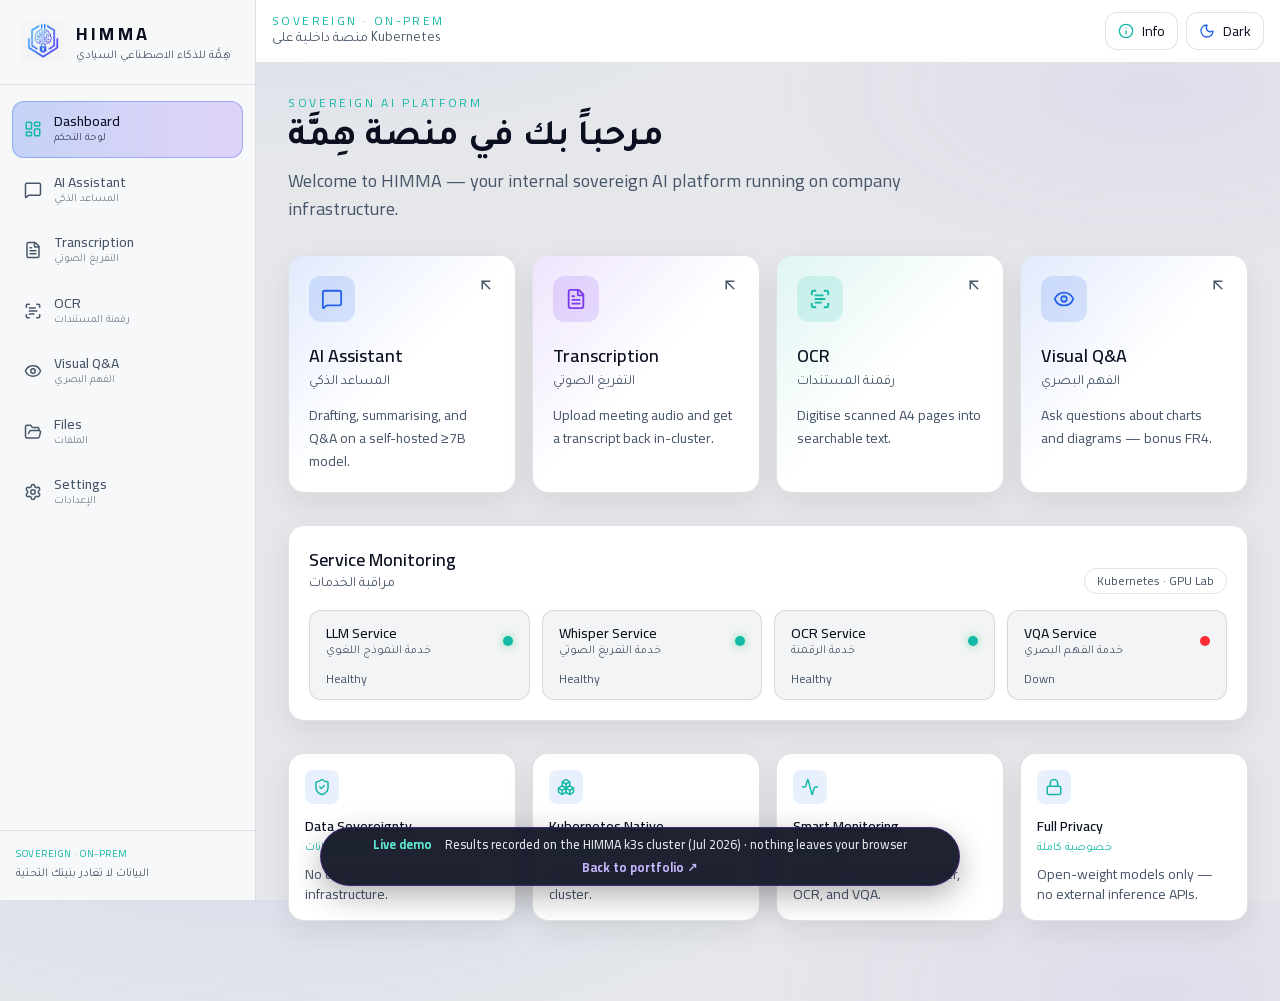
<file: index.html>
<!DOCTYPE html><html lang="en" dir="ltr" data-page="index" class="cairo_c78da3fd-module__8RhA7q__variable tajawal_1fbb9a09-module__MN9zOG__variable dark h-full antialiased" data-theme="dark"><head><meta charSet="utf-8"/><meta name="viewport" content="width=device-width, initial-scale=1"/><link rel="preload" href="_next/static/media/1d2cc0c079997359-s.p.44lktk7jzy0s-.woff2" as="font" crossorigin="" type="font/woff2"/><link rel="preload" href="_next/static/media/48e6fa8a5baca31f-s.p.14yttwb5hb7vt.woff2" as="font" crossorigin="" type="font/woff2"/><link rel="preload" href="_next/static/media/4b676bcffc00356a-s.p.24y4-vc3jpn8m.woff2" as="font" crossorigin="" type="font/woff2"/><link rel="preload" href="_next/static/media/9ff27b8a0a8f3dc0-s.p.40_3w74kn95bo.woff2" as="font" crossorigin="" type="font/woff2"/><link rel="preload" href="_next/static/media/d41831e24743a3c1-s.p.08tn9snzkmifr.woff2" as="font" crossorigin="" type="font/woff2"/><link rel="preload" href="_next/static/media/d54db18e8cd5f74f-s.p.0ji0xjltb6ro5.woff2" as="font" crossorigin="" type="font/woff2"/><link rel="preload" href="_next/static/media/e7b64a7fde1a3d32-s.p.2g2pkky1i4_-n.woff2" as="font" crossorigin="" type="font/woff2"/><link rel="preload" href="_next/static/media/f0e0669539caf32a-s.p.2cslzs_83-cos.woff2" as="font" crossorigin="" type="font/woff2"/><link rel="stylesheet" href="_next/static/chunks/1p_enx_0t1htn.css" data-precedence="next"/><title>HIMMA | Sovereign AI Platform · Live demo</title><meta name="description" content="هِمَّة — منصة ذكاء اصطناعي سيادية تعمل على بنيتك التحتية"/><link rel="icon" href="favicon.ico" sizes="256x256" type="image/x-icon"/><link rel="icon" href="icon.png"/><script>(function(){try{var t=localStorage.getItem("himma-theme");if(t!=="light"&&t!=="dark")t=matchMedia("(prefers-color-scheme: light)").matches?"light":"dark";var d=document.documentElement;d.dataset.theme=t;d.classList.toggle("dark",t==="dark");d.classList.toggle("light",t==="light");d.style.colorScheme=t}catch(e){}})()</script><link rel="stylesheet" href="demo/demo.css"/></head><body class="min-h-full"><div class="flex min-h-screen"><div class="hidden md:block"><aside class="sticky top-0 flex h-screen w-64 shrink-0 flex-col border-r border-himma-border bg-himma-sidebar"><div class="border-b border-himma-border px-5 py-5"><div class="flex items-center gap-3 "><div class="relative shrink-0" style="width:44px;height:44px"><img alt="HIMMA" width="44" height="44" decoding="async" data-nimg="1" class="hidden object-contain dark:block" style="color:transparent" srcSet="himma-logo-dark.png" src="himma-logo-dark.png"/><img alt="HIMMA" width="44" height="44" decoding="async" data-nimg="1" class="block object-contain dark:hidden" style="color:transparent" srcSet="himma-logo-light.png" src="himma-logo-light.png"/></div><div class="leading-tight"><div class="text-lg font-bold tracking-[0.18em] text-himma-text">HIMMA</div><div class="font-[family-name:var(--font-tajawal)] text-xs text-himma-muted">هِمَّة للذكاء الاصطناعي السيادي</div></div></div></div><nav class="flex flex-1 flex-col gap-1 px-3 py-4"><a class="group flex items-center gap-3 rounded-xl px-3 py-2.5 transition-all duration-200 bg-gradient-to-r from-himma-blue/25 to-himma-purple/20 text-himma-text shadow-[inset_0_0_0_1px_rgba(37,99,235,0.35)]" href="index.html"><svg xmlns="http://www.w3.org/2000/svg" width="18" height="18" viewBox="0 0 24 24" fill="none" stroke="currentColor" stroke-width="2" stroke-linecap="round" stroke-linejoin="round" class="lucide lucide-layout-dashboard text-himma-teal" aria-hidden="true"><rect width="7" height="9" x="3" y="3" rx="1"></rect><rect width="7" height="5" x="14" y="3" rx="1"></rect><rect width="7" height="9" x="14" y="12" rx="1"></rect><rect width="7" height="5" x="3" y="16" rx="1"></rect></svg><span class="flex flex-col"><span class="text-sm font-medium">Dashboard</span><span class="font-[family-name:var(--font-tajawal)] text-[11px] opacity-70">لوحة التحكم</span></span></a><a class="group flex items-center gap-3 rounded-xl px-3 py-2.5 transition-all duration-200 text-himma-muted hover:bg-himma-blue/5 hover:text-himma-text" href="assistant.html"><svg xmlns="http://www.w3.org/2000/svg" width="18" height="18" viewBox="0 0 24 24" fill="none" stroke="currentColor" stroke-width="2" stroke-linecap="round" stroke-linejoin="round" class="lucide lucide-message-square text-himma-muted group-hover:text-himma-text" aria-hidden="true"><path d="M22 17a2 2 0 0 1-2 2H6.828a2 2 0 0 0-1.414.586l-2.202 2.202A.71.71 0 0 1 2 21.286V5a2 2 0 0 1 2-2h16a2 2 0 0 1 2 2z"></path></svg><span class="flex flex-col"><span class="text-sm font-medium">AI Assistant</span><span class="font-[family-name:var(--font-tajawal)] text-[11px] opacity-70">المساعد الذكي</span></span></a><a class="group flex items-center gap-3 rounded-xl px-3 py-2.5 transition-all duration-200 text-himma-muted hover:bg-himma-blue/5 hover:text-himma-text" href="transcription.html"><svg xmlns="http://www.w3.org/2000/svg" width="18" height="18" viewBox="0 0 24 24" fill="none" stroke="currentColor" stroke-width="2" stroke-linecap="round" stroke-linejoin="round" class="lucide lucide-file-text text-himma-muted group-hover:text-himma-text" aria-hidden="true"><path d="M6 22a2 2 0 0 1-2-2V4a2 2 0 0 1 2-2h8a2.4 2.4 0 0 1 1.704.706l3.588 3.588A2.4 2.4 0 0 1 20 8v12a2 2 0 0 1-2 2z"></path><path d="M14 2v5a1 1 0 0 0 1 1h5"></path><path d="M10 9H8"></path><path d="M16 13H8"></path><path d="M16 17H8"></path></svg><span class="flex flex-col"><span class="text-sm font-medium">Transcription</span><span class="font-[family-name:var(--font-tajawal)] text-[11px] opacity-70">التفريغ الصوتي</span></span></a><a class="group flex items-center gap-3 rounded-xl px-3 py-2.5 transition-all duration-200 text-himma-muted hover:bg-himma-blue/5 hover:text-himma-text" href="ocr.html"><svg xmlns="http://www.w3.org/2000/svg" width="18" height="18" viewBox="0 0 24 24" fill="none" stroke="currentColor" stroke-width="2" stroke-linecap="round" stroke-linejoin="round" class="lucide lucide-scan-text text-himma-muted group-hover:text-himma-text" aria-hidden="true"><path d="M3 7V5a2 2 0 0 1 2-2h2"></path><path d="M17 3h2a2 2 0 0 1 2 2v2"></path><path d="M21 17v2a2 2 0 0 1-2 2h-2"></path><path d="M7 21H5a2 2 0 0 1-2-2v-2"></path><path d="M7 8h8"></path><path d="M7 12h10"></path><path d="M7 16h6"></path></svg><span class="flex flex-col"><span class="text-sm font-medium">OCR</span><span class="font-[family-name:var(--font-tajawal)] text-[11px] opacity-70">رقمنة المستندات</span></span></a><a class="group flex items-center gap-3 rounded-xl px-3 py-2.5 transition-all duration-200 text-himma-muted hover:bg-himma-blue/5 hover:text-himma-text" href="vqa.html"><svg xmlns="http://www.w3.org/2000/svg" width="18" height="18" viewBox="0 0 24 24" fill="none" stroke="currentColor" stroke-width="2" stroke-linecap="round" stroke-linejoin="round" class="lucide lucide-eye text-himma-muted group-hover:text-himma-text" aria-hidden="true"><path d="M2.062 12.348a1 1 0 0 1 0-.696 10.75 10.75 0 0 1 19.876 0 1 1 0 0 1 0 .696 10.75 10.75 0 0 1-19.876 0"></path><circle cx="12" cy="12" r="3"></circle></svg><span class="flex flex-col"><span class="text-sm font-medium">Visual Q&amp;A</span><span class="font-[family-name:var(--font-tajawal)] text-[11px] opacity-70">الفهم البصري</span></span></a><a class="group flex items-center gap-3 rounded-xl px-3 py-2.5 transition-all duration-200 text-himma-muted hover:bg-himma-blue/5 hover:text-himma-text" href="files.html"><svg xmlns="http://www.w3.org/2000/svg" width="18" height="18" viewBox="0 0 24 24" fill="none" stroke="currentColor" stroke-width="2" stroke-linecap="round" stroke-linejoin="round" class="lucide lucide-folder-open text-himma-muted group-hover:text-himma-text" aria-hidden="true"><path d="m6 14 1.5-2.9A2 2 0 0 1 9.24 10H20a2 2 0 0 1 1.94 2.5l-1.54 6a2 2 0 0 1-1.95 1.5H4a2 2 0 0 1-2-2V5a2 2 0 0 1 2-2h3.9a2 2 0 0 1 1.69.9l.81 1.2a2 2 0 0 0 1.67.9H18a2 2 0 0 1 2 2v2"></path></svg><span class="flex flex-col"><span class="text-sm font-medium">Files</span><span class="font-[family-name:var(--font-tajawal)] text-[11px] opacity-70">الملفات</span></span></a><a class="group flex items-center gap-3 rounded-xl px-3 py-2.5 transition-all duration-200 text-himma-muted hover:bg-himma-blue/5 hover:text-himma-text" href="settings.html"><svg xmlns="http://www.w3.org/2000/svg" width="18" height="18" viewBox="0 0 24 24" fill="none" stroke="currentColor" stroke-width="2" stroke-linecap="round" stroke-linejoin="round" class="lucide lucide-settings text-himma-muted group-hover:text-himma-text" aria-hidden="true"><path d="M9.671 4.136a2.34 2.34 0 0 1 4.659 0 2.34 2.34 0 0 0 3.319 1.915 2.34 2.34 0 0 1 2.33 4.033 2.34 2.34 0 0 0 0 3.831 2.34 2.34 0 0 1-2.33 4.033 2.34 2.34 0 0 0-3.319 1.915 2.34 2.34 0 0 1-4.659 0 2.34 2.34 0 0 0-3.32-1.915 2.34 2.34 0 0 1-2.33-4.033 2.34 2.34 0 0 0 0-3.831A2.34 2.34 0 0 1 6.35 6.051a2.34 2.34 0 0 0 3.319-1.915"></path><circle cx="12" cy="12" r="3"></circle></svg><span class="flex flex-col"><span class="text-sm font-medium">Settings</span><span class="font-[family-name:var(--font-tajawal)] text-[11px] opacity-70">الإعدادات</span></span></a></nav><div class="border-t border-himma-border px-4 py-4 text-xs text-himma-muted"><div class="mb-1 text-[10px] uppercase tracking-wider text-himma-teal">Sovereign · On-Prem</div><p class="font-[family-name:var(--font-tajawal)] leading-relaxed">البيانات لا تغادر بنيتك التحتية</p></div></aside></div><div class="flex min-h-screen flex-1 flex-col"><header class="sticky top-0 z-30 flex items-center justify-between gap-3 border-b border-himma-border bg-himma-panel px-4 py-3"><div class="flex items-center gap-3"><button type="button" class="rounded-lg border border-himma-border p-2 text-himma-text md:hidden" aria-label="Open menu"><svg xmlns="http://www.w3.org/2000/svg" width="18" height="18" viewBox="0 0 24 24" fill="none" stroke="currentColor" stroke-width="2" stroke-linecap="round" stroke-linejoin="round" class="lucide lucide-menu" aria-hidden="true"><path d="M4 5h16"></path><path d="M4 12h16"></path><path d="M4 19h16"></path></svg></button><div class="md:hidden"><div class="flex items-center gap-3 "><div class="relative shrink-0" style="width:34px;height:34px"><img alt="HIMMA" width="34" height="34" decoding="async" data-nimg="1" class="hidden object-contain dark:block" style="color:transparent" srcSet="himma-logo-dark.png" src="himma-logo-dark.png"/><img alt="HIMMA" width="34" height="34" decoding="async" data-nimg="1" class="block object-contain dark:hidden" style="color:transparent" srcSet="himma-logo-light.png" src="himma-logo-light.png"/></div><div class="leading-tight"><div class="text-lg font-bold tracking-[0.18em] text-himma-text">HIMMA</div><div class="font-[family-name:var(--font-tajawal)] text-xs text-himma-muted">هِمَّة للذكاء الاصطناعي السيادي</div></div></div></div><div class="hidden md:block"><p class="text-xs uppercase tracking-[0.2em] text-himma-teal">Sovereign · On-Prem</p><p class="font-[family-name:var(--font-tajawal)] text-sm text-himma-muted">منصة داخلية على Kubernetes</p></div></div><div class="flex items-center gap-2"><button type="button" class="inline-flex items-center gap-2 rounded-xl border border-himma-border bg-himma-card px-3 py-2 text-sm text-himma-text transition hover:border-himma-blue/40 hover:bg-himma-blue/10" aria-label="Platform access information"><svg xmlns="http://www.w3.org/2000/svg" width="16" height="16" viewBox="0 0 24 24" fill="none" stroke="currentColor" stroke-width="2" stroke-linecap="round" stroke-linejoin="round" class="lucide lucide-info text-himma-teal" aria-hidden="true"><circle cx="12" cy="12" r="10"></circle><path d="M12 16v-4"></path><path d="M12 8h.01"></path></svg><span class="hidden sm:inline">Info</span></button><button type="button" class="inline-flex items-center gap-2 rounded-xl border border-himma-border bg-himma-card px-3 py-2 text-sm text-himma-text transition hover:border-himma-purple/40 hover:bg-himma-purple/10" aria-label="Switch to light mode"><svg xmlns="http://www.w3.org/2000/svg" width="16" height="16" viewBox="0 0 24 24" fill="none" stroke="currentColor" stroke-width="2" stroke-linecap="round" stroke-linejoin="round" class="lucide lucide-sun text-amber-300" aria-hidden="true"><circle cx="12" cy="12" r="4"></circle><path d="M12 2v2"></path><path d="M12 20v2"></path><path d="m4.93 4.93 1.41 1.41"></path><path d="m17.66 17.66 1.41 1.41"></path><path d="M2 12h2"></path><path d="M20 12h2"></path><path d="m6.34 17.66-1.41 1.41"></path><path d="m19.07 4.93-1.41 1.41"></path></svg><span class="hidden sm:inline">Light</span></button></div></header><main class="flex-1 overflow-auto p-4 md:p-8"><div class="mx-auto max-w-6xl space-y-8"><header class="animate-fade-up"><p class="text-xs uppercase tracking-[0.22em] text-himma-teal">Sovereign AI Platform</p><h1 class="mt-2 font-[family-name:var(--font-tajawal)] text-3xl font-bold text-himma-text md:text-4xl">مرحباً بك في منصة هِمَّة</h1><p class="mt-2 max-w-2xl text-base text-himma-muted md:text-lg">Welcome to HIMMA — your internal sovereign AI platform running on company infrastructure.</p></header><section class="grid gap-4 sm:grid-cols-2 xl:grid-cols-4"><a class="himma-card animate-fade-up group relative overflow-hidden p-5 transition-transform duration-300 hover:-translate-y-1 hover:border-himma-blue/30" style="animation-delay:40ms" href="assistant.html"><div class="absolute inset-0 bg-gradient-to-br opacity-90 from-himma-blue/15 via-transparent to-transparent"></div><div class="relative flex items-start justify-between gap-3"><div class="rounded-xl p-3 text-himma-blue bg-himma-blue/15"><svg xmlns="http://www.w3.org/2000/svg" width="22" height="22" viewBox="0 0 24 24" fill="none" stroke="currentColor" stroke-width="2" stroke-linecap="round" stroke-linejoin="round" class="lucide lucide-message-square" aria-hidden="true"><path d="M22 17a2 2 0 0 1-2 2H6.828a2 2 0 0 0-1.414.586l-2.202 2.202A.71.71 0 0 1 2 21.286V5a2 2 0 0 1 2-2h16a2 2 0 0 1 2 2z"></path></svg></div><svg xmlns="http://www.w3.org/2000/svg" width="18" height="18" viewBox="0 0 24 24" fill="none" stroke="currentColor" stroke-width="2" stroke-linecap="round" stroke-linejoin="round" class="lucide lucide-arrow-up-left text-himma-muted transition-transform duration-300 group-hover:-translate-y-0.5 group-hover:translate-x-0.5 group-hover:text-himma-text" aria-hidden="true"><path d="M7 17V7h10"></path><path d="M17 17 7 7"></path></svg></div><div class="relative mt-5"><h3 class="text-lg font-semibold text-himma-text">AI Assistant</h3><p class="mt-0.5 font-[family-name:var(--font-tajawal)] text-sm text-himma-muted">المساعد الذكي</p><p class="mt-3 text-sm leading-relaxed text-himma-muted">Drafting, summarising, and Q&amp;A on a self-hosted ≥7B model.</p></div></a><a class="himma-card animate-fade-up group relative overflow-hidden p-5 transition-transform duration-300 hover:-translate-y-1 hover:border-himma-blue/30" style="animation-delay:80ms" href="transcription.html"><div class="absolute inset-0 bg-gradient-to-br opacity-90 from-himma-purple/15 via-transparent to-transparent"></div><div class="relative flex items-start justify-between gap-3"><div class="rounded-xl p-3 text-himma-purple bg-himma-purple/15"><svg xmlns="http://www.w3.org/2000/svg" width="22" height="22" viewBox="0 0 24 24" fill="none" stroke="currentColor" stroke-width="2" stroke-linecap="round" stroke-linejoin="round" class="lucide lucide-file-text" aria-hidden="true"><path d="M6 22a2 2 0 0 1-2-2V4a2 2 0 0 1 2-2h8a2.4 2.4 0 0 1 1.704.706l3.588 3.588A2.4 2.4 0 0 1 20 8v12a2 2 0 0 1-2 2z"></path><path d="M14 2v5a1 1 0 0 0 1 1h5"></path><path d="M10 9H8"></path><path d="M16 13H8"></path><path d="M16 17H8"></path></svg></div><svg xmlns="http://www.w3.org/2000/svg" width="18" height="18" viewBox="0 0 24 24" fill="none" stroke="currentColor" stroke-width="2" stroke-linecap="round" stroke-linejoin="round" class="lucide lucide-arrow-up-left text-himma-muted transition-transform duration-300 group-hover:-translate-y-0.5 group-hover:translate-x-0.5 group-hover:text-himma-text" aria-hidden="true"><path d="M7 17V7h10"></path><path d="M17 17 7 7"></path></svg></div><div class="relative mt-5"><h3 class="text-lg font-semibold text-himma-text">Transcription</h3><p class="mt-0.5 font-[family-name:var(--font-tajawal)] text-sm text-himma-muted">التفريغ الصوتي</p><p class="mt-3 text-sm leading-relaxed text-himma-muted">Upload meeting audio and get a transcript back in-cluster.</p></div></a><a class="himma-card animate-fade-up group relative overflow-hidden p-5 transition-transform duration-300 hover:-translate-y-1 hover:border-himma-blue/30" style="animation-delay:120ms" href="ocr.html"><div class="absolute inset-0 bg-gradient-to-br opacity-90 from-himma-teal/15 via-transparent to-transparent"></div><div class="relative flex items-start justify-between gap-3"><div class="rounded-xl p-3 text-himma-teal bg-himma-teal/15"><svg xmlns="http://www.w3.org/2000/svg" width="22" height="22" viewBox="0 0 24 24" fill="none" stroke="currentColor" stroke-width="2" stroke-linecap="round" stroke-linejoin="round" class="lucide lucide-scan-text" aria-hidden="true"><path d="M3 7V5a2 2 0 0 1 2-2h2"></path><path d="M17 3h2a2 2 0 0 1 2 2v2"></path><path d="M21 17v2a2 2 0 0 1-2 2h-2"></path><path d="M7 21H5a2 2 0 0 1-2-2v-2"></path><path d="M7 8h8"></path><path d="M7 12h10"></path><path d="M7 16h6"></path></svg></div><svg xmlns="http://www.w3.org/2000/svg" width="18" height="18" viewBox="0 0 24 24" fill="none" stroke="currentColor" stroke-width="2" stroke-linecap="round" stroke-linejoin="round" class="lucide lucide-arrow-up-left text-himma-muted transition-transform duration-300 group-hover:-translate-y-0.5 group-hover:translate-x-0.5 group-hover:text-himma-text" aria-hidden="true"><path d="M7 17V7h10"></path><path d="M17 17 7 7"></path></svg></div><div class="relative mt-5"><h3 class="text-lg font-semibold text-himma-text">OCR</h3><p class="mt-0.5 font-[family-name:var(--font-tajawal)] text-sm text-himma-muted">رقمنة المستندات</p><p class="mt-3 text-sm leading-relaxed text-himma-muted">Digitise scanned A4 pages into searchable text.</p></div></a><a class="himma-card animate-fade-up group relative overflow-hidden p-5 transition-transform duration-300 hover:-translate-y-1 hover:border-himma-blue/30" style="animation-delay:160ms" href="vqa.html"><div class="absolute inset-0 bg-gradient-to-br opacity-90 from-himma-blue/15 via-transparent to-transparent"></div><div class="relative flex items-start justify-between gap-3"><div class="rounded-xl p-3 text-himma-blue bg-himma-blue/15"><svg xmlns="http://www.w3.org/2000/svg" width="22" height="22" viewBox="0 0 24 24" fill="none" stroke="currentColor" stroke-width="2" stroke-linecap="round" stroke-linejoin="round" class="lucide lucide-eye" aria-hidden="true"><path d="M2.062 12.348a1 1 0 0 1 0-.696 10.75 10.75 0 0 1 19.876 0 1 1 0 0 1 0 .696 10.75 10.75 0 0 1-19.876 0"></path><circle cx="12" cy="12" r="3"></circle></svg></div><svg xmlns="http://www.w3.org/2000/svg" width="18" height="18" viewBox="0 0 24 24" fill="none" stroke="currentColor" stroke-width="2" stroke-linecap="round" stroke-linejoin="round" class="lucide lucide-arrow-up-left text-himma-muted transition-transform duration-300 group-hover:-translate-y-0.5 group-hover:translate-x-0.5 group-hover:text-himma-text" aria-hidden="true"><path d="M7 17V7h10"></path><path d="M17 17 7 7"></path></svg></div><div class="relative mt-5"><h3 class="text-lg font-semibold text-himma-text">Visual Q&amp;A</h3><p class="mt-0.5 font-[family-name:var(--font-tajawal)] text-sm text-himma-muted">الفهم البصري</p><p class="mt-3 text-sm leading-relaxed text-himma-muted">Ask questions about charts and diagrams — bonus FR4.</p></div></a></section><section class="himma-card animate-fade-up p-5" style="animation-delay:180ms"><div class="mb-4 flex items-end justify-between gap-3"><div><h2 class="text-lg font-semibold text-himma-text">Service Monitoring</h2><p class="font-[family-name:var(--font-tajawal)] text-sm text-himma-muted">مراقبة الخدمات</p></div><span class="rounded-full border border-himma-border px-3 py-1 text-xs text-himma-muted">Kubernetes · GPU Lab</span></div><div class="grid gap-3 sm:grid-cols-2 xl:grid-cols-4"><div class="rounded-xl border border-himma-border bg-himma-input px-4 py-3"><div class="flex items-center justify-between gap-2"><div class="min-w-0"><div class="truncate text-sm font-medium text-himma-text">LLM Service</div><div class="font-[family-name:var(--font-tajawal)] truncate text-xs text-himma-muted">خدمة النموذج اللغوي</div></div><span class="h-2.5 w-2.5 shrink-0 rounded-full bg-slate-400 "></span></div><div class="mt-3 text-xs text-himma-muted">Pending</div></div><div class="rounded-xl border border-himma-border bg-himma-input px-4 py-3"><div class="flex items-center justify-between gap-2"><div class="min-w-0"><div class="truncate text-sm font-medium text-himma-text">Whisper Service</div><div class="font-[family-name:var(--font-tajawal)] truncate text-xs text-himma-muted">خدمة التفريغ الصوتي</div></div><span class="h-2.5 w-2.5 shrink-0 rounded-full bg-slate-400 "></span></div><div class="mt-3 text-xs text-himma-muted">Pending</div></div><div class="rounded-xl border border-himma-border bg-himma-input px-4 py-3"><div class="flex items-center justify-between gap-2"><div class="min-w-0"><div class="truncate text-sm font-medium text-himma-text">OCR Service</div><div class="font-[family-name:var(--font-tajawal)] truncate text-xs text-himma-muted">خدمة الرقمنة</div></div><span class="h-2.5 w-2.5 shrink-0 rounded-full bg-slate-400 "></span></div><div class="mt-3 text-xs text-himma-muted">Pending</div></div><div class="rounded-xl border border-himma-border bg-himma-input px-4 py-3"><div class="flex items-center justify-between gap-2"><div class="min-w-0"><div class="truncate text-sm font-medium text-himma-text">VQA Service</div><div class="font-[family-name:var(--font-tajawal)] truncate text-xs text-himma-muted">خدمة الفهم البصري</div></div><span class="h-2.5 w-2.5 shrink-0 rounded-full bg-slate-400 "></span></div><div class="mt-3 text-xs text-himma-muted">Pending</div></div></div></section><section class="animate-fade-up grid gap-4 md:grid-cols-4" style="animation-delay:220ms"><div class="himma-card p-4"><div class="mb-3 inline-flex rounded-lg bg-himma-blue/10 p-2 text-himma-teal"><svg xmlns="http://www.w3.org/2000/svg" width="18" height="18" viewBox="0 0 24 24" fill="none" stroke="currentColor" stroke-width="2" stroke-linecap="round" stroke-linejoin="round" class="lucide lucide-shield-check" aria-hidden="true"><path d="M20 13c0 5-3.5 7.5-7.66 8.95a1 1 0 0 1-.67-.01C7.5 20.5 4 18 4 13V6a1 1 0 0 1 1-1c2 0 4.5-1.2 6.24-2.72a1.17 1.17 0 0 1 1.52 0C14.51 3.81 17 5 19 5a1 1 0 0 1 1 1z"></path><path d="m9 12 2 2 4-4"></path></svg></div><h3 class="text-sm font-semibold text-himma-text">Data Sovereignty</h3><p class="mt-1 font-[family-name:var(--font-tajawal)] text-xs text-himma-teal">سيادة البيانات</p><p class="mt-2 text-sm text-himma-muted">No company data leaves your infrastructure.</p></div><div class="himma-card p-4"><div class="mb-3 inline-flex rounded-lg bg-himma-blue/10 p-2 text-himma-teal"><svg xmlns="http://www.w3.org/2000/svg" width="18" height="18" viewBox="0 0 24 24" fill="none" stroke="currentColor" stroke-width="2" stroke-linecap="round" stroke-linejoin="round" class="lucide lucide-boxes" aria-hidden="true"><path d="M2.97 12.92A2 2 0 0 0 2 14.63v3.24a2 2 0 0 0 .97 1.71l3 1.8a2 2 0 0 0 2.06 0L12 19v-5.5l-5-3-4.03 2.42Z"></path><path d="m7 16.5-4.74-2.85"></path><path d="m7 16.5 5-3"></path><path d="M7 16.5v5.17"></path><path d="M12 13.5V19l3.97 2.38a2 2 0 0 0 2.06 0l3-1.8a2 2 0 0 0 .97-1.71v-3.24a2 2 0 0 0-.97-1.71L17 10.5l-5 3Z"></path><path d="m17 16.5-5-3"></path><path d="m17 16.5 4.74-2.85"></path><path d="M17 16.5v5.17"></path><path d="M7.97 4.42A2 2 0 0 0 7 6.13v4.37l5 3 5-3V6.13a2 2 0 0 0-.97-1.71l-3-1.8a2 2 0 0 0-2.06 0l-3 1.8Z"></path><path d="M12 8 7.26 5.15"></path><path d="m12 8 4.74-2.85"></path><path d="M12 13.5V8"></path></svg></div><h3 class="text-sm font-semibold text-himma-text">Kubernetes Native</h3><p class="mt-1 font-[family-name:var(--font-tajawal)] text-xs text-himma-teal">بنية متكاملة</p><p class="mt-2 text-sm text-himma-muted">UI + models run inside your k3s cluster.</p></div><div class="himma-card p-4"><div class="mb-3 inline-flex rounded-lg bg-himma-blue/10 p-2 text-himma-teal"><svg xmlns="http://www.w3.org/2000/svg" width="18" height="18" viewBox="0 0 24 24" fill="none" stroke="currentColor" stroke-width="2" stroke-linecap="round" stroke-linejoin="round" class="lucide lucide-activity" aria-hidden="true"><path d="M22 12h-2.48a2 2 0 0 0-1.93 1.46l-2.35 8.36a.25.25 0 0 1-.48 0L9.24 2.18a.25.25 0 0 0-.48 0l-2.35 8.36A2 2 0 0 1 4.49 12H2"></path></svg></div><h3 class="text-sm font-semibold text-himma-text">Smart Monitoring</h3><p class="mt-1 font-[family-name:var(--font-tajawal)] text-xs text-himma-teal">مراقبة ذكية</p><p class="mt-2 text-sm text-himma-muted">Live health for LLM, Whisper, OCR, and VQA.</p></div><div class="himma-card p-4"><div class="mb-3 inline-flex rounded-lg bg-himma-blue/10 p-2 text-himma-teal"><svg xmlns="http://www.w3.org/2000/svg" width="18" height="18" viewBox="0 0 24 24" fill="none" stroke="currentColor" stroke-width="2" stroke-linecap="round" stroke-linejoin="round" class="lucide lucide-lock" aria-hidden="true"><rect width="18" height="11" x="3" y="11" rx="2" ry="2"></rect><path d="M7 11V7a5 5 0 0 1 10 0v4"></path></svg></div><h3 class="text-sm font-semibold text-himma-text">Full Privacy</h3><p class="mt-1 font-[family-name:var(--font-tajawal)] text-xs text-himma-teal">خصوصية كاملة</p><p class="mt-2 text-sm text-himma-muted">Open-weight models only — no external inference APIs.</p></div></section></div><!--$--><!--/$--></main></div></div><script src="demo/himma-demo.js"></script></body></html>
</file>
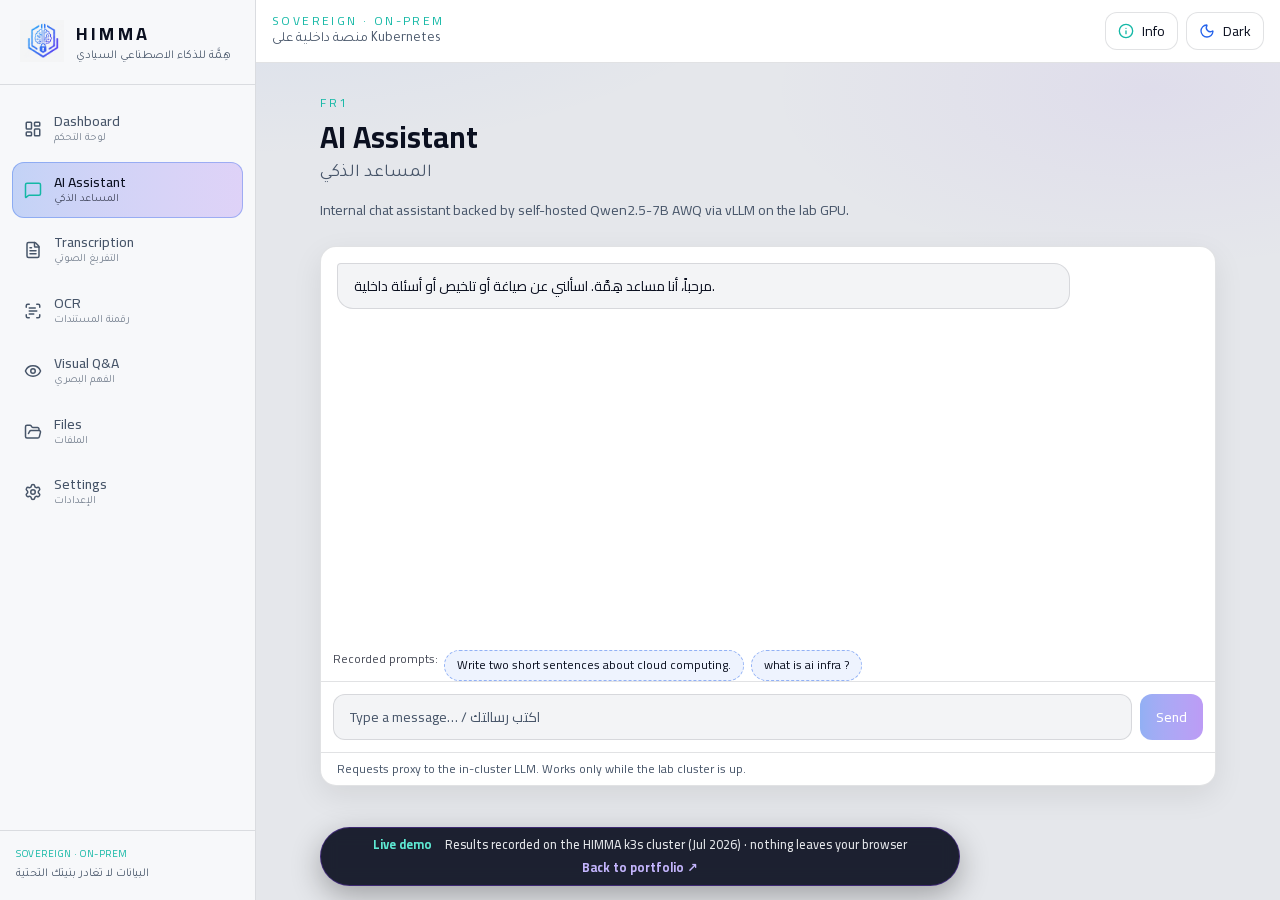
<file: assistant.html>
<!DOCTYPE html><html lang="en" dir="ltr" data-page="assistant" class="cairo_c78da3fd-module__8RhA7q__variable tajawal_1fbb9a09-module__MN9zOG__variable dark h-full antialiased" data-theme="dark"><head><meta charSet="utf-8"/><meta name="viewport" content="width=device-width, initial-scale=1"/><link rel="preload" href="_next/static/media/1d2cc0c079997359-s.p.44lktk7jzy0s-.woff2" as="font" crossorigin="" type="font/woff2"/><link rel="preload" href="_next/static/media/48e6fa8a5baca31f-s.p.14yttwb5hb7vt.woff2" as="font" crossorigin="" type="font/woff2"/><link rel="preload" href="_next/static/media/4b676bcffc00356a-s.p.24y4-vc3jpn8m.woff2" as="font" crossorigin="" type="font/woff2"/><link rel="preload" href="_next/static/media/9ff27b8a0a8f3dc0-s.p.40_3w74kn95bo.woff2" as="font" crossorigin="" type="font/woff2"/><link rel="preload" href="_next/static/media/d41831e24743a3c1-s.p.08tn9snzkmifr.woff2" as="font" crossorigin="" type="font/woff2"/><link rel="preload" href="_next/static/media/d54db18e8cd5f74f-s.p.0ji0xjltb6ro5.woff2" as="font" crossorigin="" type="font/woff2"/><link rel="preload" href="_next/static/media/e7b64a7fde1a3d32-s.p.2g2pkky1i4_-n.woff2" as="font" crossorigin="" type="font/woff2"/><link rel="preload" href="_next/static/media/f0e0669539caf32a-s.p.2cslzs_83-cos.woff2" as="font" crossorigin="" type="font/woff2"/><link rel="stylesheet" href="_next/static/chunks/1p_enx_0t1htn.css" data-precedence="next"/><title>HIMMA | Sovereign AI Platform · Live demo</title><meta name="description" content="هِمَّة — منصة ذكاء اصطناعي سيادية تعمل على بنيتك التحتية"/><link rel="icon" href="favicon.ico" sizes="256x256" type="image/x-icon"/><link rel="icon" href="icon.png"/><script>(function(){try{var t=localStorage.getItem("himma-theme");if(t!=="light"&&t!=="dark")t=matchMedia("(prefers-color-scheme: light)").matches?"light":"dark";var d=document.documentElement;d.dataset.theme=t;d.classList.toggle("dark",t==="dark");d.classList.toggle("light",t==="light");d.style.colorScheme=t}catch(e){}})()</script><link rel="stylesheet" href="demo/demo.css"/></head><body class="min-h-full"><div class="flex min-h-screen"><div class="hidden md:block"><aside class="sticky top-0 flex h-screen w-64 shrink-0 flex-col border-r border-himma-border bg-himma-sidebar"><div class="border-b border-himma-border px-5 py-5"><div class="flex items-center gap-3 "><div class="relative shrink-0" style="width:44px;height:44px"><img alt="HIMMA" width="44" height="44" decoding="async" data-nimg="1" class="hidden object-contain dark:block" style="color:transparent" srcSet="himma-logo-dark.png" src="himma-logo-dark.png"/><img alt="HIMMA" width="44" height="44" decoding="async" data-nimg="1" class="block object-contain dark:hidden" style="color:transparent" srcSet="himma-logo-light.png" src="himma-logo-light.png"/></div><div class="leading-tight"><div class="text-lg font-bold tracking-[0.18em] text-himma-text">HIMMA</div><div class="font-[family-name:var(--font-tajawal)] text-xs text-himma-muted">هِمَّة للذكاء الاصطناعي السيادي</div></div></div></div><nav class="flex flex-1 flex-col gap-1 px-3 py-4"><a class="group flex items-center gap-3 rounded-xl px-3 py-2.5 transition-all duration-200 text-himma-muted hover:bg-himma-blue/5 hover:text-himma-text" href="index.html"><svg xmlns="http://www.w3.org/2000/svg" width="18" height="18" viewBox="0 0 24 24" fill="none" stroke="currentColor" stroke-width="2" stroke-linecap="round" stroke-linejoin="round" class="lucide lucide-layout-dashboard text-himma-muted group-hover:text-himma-text" aria-hidden="true"><rect width="7" height="9" x="3" y="3" rx="1"></rect><rect width="7" height="5" x="14" y="3" rx="1"></rect><rect width="7" height="9" x="14" y="12" rx="1"></rect><rect width="7" height="5" x="3" y="16" rx="1"></rect></svg><span class="flex flex-col"><span class="text-sm font-medium">Dashboard</span><span class="font-[family-name:var(--font-tajawal)] text-[11px] opacity-70">لوحة التحكم</span></span></a><a class="group flex items-center gap-3 rounded-xl px-3 py-2.5 transition-all duration-200 bg-gradient-to-r from-himma-blue/25 to-himma-purple/20 text-himma-text shadow-[inset_0_0_0_1px_rgba(37,99,235,0.35)]" href="assistant.html"><svg xmlns="http://www.w3.org/2000/svg" width="18" height="18" viewBox="0 0 24 24" fill="none" stroke="currentColor" stroke-width="2" stroke-linecap="round" stroke-linejoin="round" class="lucide lucide-message-square text-himma-teal" aria-hidden="true"><path d="M22 17a2 2 0 0 1-2 2H6.828a2 2 0 0 0-1.414.586l-2.202 2.202A.71.71 0 0 1 2 21.286V5a2 2 0 0 1 2-2h16a2 2 0 0 1 2 2z"></path></svg><span class="flex flex-col"><span class="text-sm font-medium">AI Assistant</span><span class="font-[family-name:var(--font-tajawal)] text-[11px] opacity-70">المساعد الذكي</span></span></a><a class="group flex items-center gap-3 rounded-xl px-3 py-2.5 transition-all duration-200 text-himma-muted hover:bg-himma-blue/5 hover:text-himma-text" href="transcription.html"><svg xmlns="http://www.w3.org/2000/svg" width="18" height="18" viewBox="0 0 24 24" fill="none" stroke="currentColor" stroke-width="2" stroke-linecap="round" stroke-linejoin="round" class="lucide lucide-file-text text-himma-muted group-hover:text-himma-text" aria-hidden="true"><path d="M6 22a2 2 0 0 1-2-2V4a2 2 0 0 1 2-2h8a2.4 2.4 0 0 1 1.704.706l3.588 3.588A2.4 2.4 0 0 1 20 8v12a2 2 0 0 1-2 2z"></path><path d="M14 2v5a1 1 0 0 0 1 1h5"></path><path d="M10 9H8"></path><path d="M16 13H8"></path><path d="M16 17H8"></path></svg><span class="flex flex-col"><span class="text-sm font-medium">Transcription</span><span class="font-[family-name:var(--font-tajawal)] text-[11px] opacity-70">التفريغ الصوتي</span></span></a><a class="group flex items-center gap-3 rounded-xl px-3 py-2.5 transition-all duration-200 text-himma-muted hover:bg-himma-blue/5 hover:text-himma-text" href="ocr.html"><svg xmlns="http://www.w3.org/2000/svg" width="18" height="18" viewBox="0 0 24 24" fill="none" stroke="currentColor" stroke-width="2" stroke-linecap="round" stroke-linejoin="round" class="lucide lucide-scan-text text-himma-muted group-hover:text-himma-text" aria-hidden="true"><path d="M3 7V5a2 2 0 0 1 2-2h2"></path><path d="M17 3h2a2 2 0 0 1 2 2v2"></path><path d="M21 17v2a2 2 0 0 1-2 2h-2"></path><path d="M7 21H5a2 2 0 0 1-2-2v-2"></path><path d="M7 8h8"></path><path d="M7 12h10"></path><path d="M7 16h6"></path></svg><span class="flex flex-col"><span class="text-sm font-medium">OCR</span><span class="font-[family-name:var(--font-tajawal)] text-[11px] opacity-70">رقمنة المستندات</span></span></a><a class="group flex items-center gap-3 rounded-xl px-3 py-2.5 transition-all duration-200 text-himma-muted hover:bg-himma-blue/5 hover:text-himma-text" href="vqa.html"><svg xmlns="http://www.w3.org/2000/svg" width="18" height="18" viewBox="0 0 24 24" fill="none" stroke="currentColor" stroke-width="2" stroke-linecap="round" stroke-linejoin="round" class="lucide lucide-eye text-himma-muted group-hover:text-himma-text" aria-hidden="true"><path d="M2.062 12.348a1 1 0 0 1 0-.696 10.75 10.75 0 0 1 19.876 0 1 1 0 0 1 0 .696 10.75 10.75 0 0 1-19.876 0"></path><circle cx="12" cy="12" r="3"></circle></svg><span class="flex flex-col"><span class="text-sm font-medium">Visual Q&amp;A</span><span class="font-[family-name:var(--font-tajawal)] text-[11px] opacity-70">الفهم البصري</span></span></a><a class="group flex items-center gap-3 rounded-xl px-3 py-2.5 transition-all duration-200 text-himma-muted hover:bg-himma-blue/5 hover:text-himma-text" href="files.html"><svg xmlns="http://www.w3.org/2000/svg" width="18" height="18" viewBox="0 0 24 24" fill="none" stroke="currentColor" stroke-width="2" stroke-linecap="round" stroke-linejoin="round" class="lucide lucide-folder-open text-himma-muted group-hover:text-himma-text" aria-hidden="true"><path d="m6 14 1.5-2.9A2 2 0 0 1 9.24 10H20a2 2 0 0 1 1.94 2.5l-1.54 6a2 2 0 0 1-1.95 1.5H4a2 2 0 0 1-2-2V5a2 2 0 0 1 2-2h3.9a2 2 0 0 1 1.69.9l.81 1.2a2 2 0 0 0 1.67.9H18a2 2 0 0 1 2 2v2"></path></svg><span class="flex flex-col"><span class="text-sm font-medium">Files</span><span class="font-[family-name:var(--font-tajawal)] text-[11px] opacity-70">الملفات</span></span></a><a class="group flex items-center gap-3 rounded-xl px-3 py-2.5 transition-all duration-200 text-himma-muted hover:bg-himma-blue/5 hover:text-himma-text" href="settings.html"><svg xmlns="http://www.w3.org/2000/svg" width="18" height="18" viewBox="0 0 24 24" fill="none" stroke="currentColor" stroke-width="2" stroke-linecap="round" stroke-linejoin="round" class="lucide lucide-settings text-himma-muted group-hover:text-himma-text" aria-hidden="true"><path d="M9.671 4.136a2.34 2.34 0 0 1 4.659 0 2.34 2.34 0 0 0 3.319 1.915 2.34 2.34 0 0 1 2.33 4.033 2.34 2.34 0 0 0 0 3.831 2.34 2.34 0 0 1-2.33 4.033 2.34 2.34 0 0 0-3.319 1.915 2.34 2.34 0 0 1-4.659 0 2.34 2.34 0 0 0-3.32-1.915 2.34 2.34 0 0 1-2.33-4.033 2.34 2.34 0 0 0 0-3.831A2.34 2.34 0 0 1 6.35 6.051a2.34 2.34 0 0 0 3.319-1.915"></path><circle cx="12" cy="12" r="3"></circle></svg><span class="flex flex-col"><span class="text-sm font-medium">Settings</span><span class="font-[family-name:var(--font-tajawal)] text-[11px] opacity-70">الإعدادات</span></span></a></nav><div class="border-t border-himma-border px-4 py-4 text-xs text-himma-muted"><div class="mb-1 text-[10px] uppercase tracking-wider text-himma-teal">Sovereign · On-Prem</div><p class="font-[family-name:var(--font-tajawal)] leading-relaxed">البيانات لا تغادر بنيتك التحتية</p></div></aside></div><div class="flex min-h-screen flex-1 flex-col"><header class="sticky top-0 z-30 flex items-center justify-between gap-3 border-b border-himma-border bg-himma-panel px-4 py-3"><div class="flex items-center gap-3"><button type="button" class="rounded-lg border border-himma-border p-2 text-himma-text md:hidden" aria-label="Open menu"><svg xmlns="http://www.w3.org/2000/svg" width="18" height="18" viewBox="0 0 24 24" fill="none" stroke="currentColor" stroke-width="2" stroke-linecap="round" stroke-linejoin="round" class="lucide lucide-menu" aria-hidden="true"><path d="M4 5h16"></path><path d="M4 12h16"></path><path d="M4 19h16"></path></svg></button><div class="md:hidden"><div class="flex items-center gap-3 "><div class="relative shrink-0" style="width:34px;height:34px"><img alt="HIMMA" width="34" height="34" decoding="async" data-nimg="1" class="hidden object-contain dark:block" style="color:transparent" srcSet="himma-logo-dark.png" src="himma-logo-dark.png"/><img alt="HIMMA" width="34" height="34" decoding="async" data-nimg="1" class="block object-contain dark:hidden" style="color:transparent" srcSet="himma-logo-light.png" src="himma-logo-light.png"/></div><div class="leading-tight"><div class="text-lg font-bold tracking-[0.18em] text-himma-text">HIMMA</div><div class="font-[family-name:var(--font-tajawal)] text-xs text-himma-muted">هِمَّة للذكاء الاصطناعي السيادي</div></div></div></div><div class="hidden md:block"><p class="text-xs uppercase tracking-[0.2em] text-himma-teal">Sovereign · On-Prem</p><p class="font-[family-name:var(--font-tajawal)] text-sm text-himma-muted">منصة داخلية على Kubernetes</p></div></div><div class="flex items-center gap-2"><button type="button" class="inline-flex items-center gap-2 rounded-xl border border-himma-border bg-himma-card px-3 py-2 text-sm text-himma-text transition hover:border-himma-blue/40 hover:bg-himma-blue/10" aria-label="Platform access information"><svg xmlns="http://www.w3.org/2000/svg" width="16" height="16" viewBox="0 0 24 24" fill="none" stroke="currentColor" stroke-width="2" stroke-linecap="round" stroke-linejoin="round" class="lucide lucide-info text-himma-teal" aria-hidden="true"><circle cx="12" cy="12" r="10"></circle><path d="M12 16v-4"></path><path d="M12 8h.01"></path></svg><span class="hidden sm:inline">Info</span></button><button type="button" class="inline-flex items-center gap-2 rounded-xl border border-himma-border bg-himma-card px-3 py-2 text-sm text-himma-text transition hover:border-himma-purple/40 hover:bg-himma-purple/10" aria-label="Switch to light mode"><svg xmlns="http://www.w3.org/2000/svg" width="16" height="16" viewBox="0 0 24 24" fill="none" stroke="currentColor" stroke-width="2" stroke-linecap="round" stroke-linejoin="round" class="lucide lucide-sun text-amber-300" aria-hidden="true"><circle cx="12" cy="12" r="4"></circle><path d="M12 2v2"></path><path d="M12 20v2"></path><path d="m4.93 4.93 1.41 1.41"></path><path d="m17.66 17.66 1.41 1.41"></path><path d="M2 12h2"></path><path d="M20 12h2"></path><path d="m6.34 17.66-1.41 1.41"></path><path d="m19.07 4.93-1.41 1.41"></path></svg><span class="hidden sm:inline">Light</span></button></div></header><main class="flex-1 overflow-auto p-4 md:p-8"><div class="mx-auto max-w-4xl space-y-6"><header class="animate-fade-up"><p class="text-xs uppercase tracking-[0.22em] text-himma-teal">FR1</p><h1 class="mt-2 text-3xl font-bold text-himma-text">AI Assistant</h1><p class="mt-1 font-[family-name:var(--font-tajawal)] text-lg text-himma-muted">المساعد الذكي</p><p class="mt-3 max-w-2xl text-sm leading-relaxed text-himma-muted">Internal chat assistant backed by self-hosted Qwen2.5-7B AWQ via vLLM on the lab GPU.</p></header><div class="animate-fade-up" style="animation-delay:80ms"><div class="himma-card flex h-[60vh] flex-col overflow-hidden"><div class="flex-1 space-y-3 overflow-auto p-4"><div class="max-w-[85%] rounded-2xl rounded-tl-sm border border-himma-border bg-himma-input px-4 py-3 text-sm text-himma-text">مرحباً، أنا مساعد هِمَّة. اسألني عن صياغة أو تلخيص أو أسئلة داخلية.</div></div><form class="flex gap-2 border-t border-himma-border p-3"><input class="flex-1 rounded-xl border border-himma-border bg-himma-input px-4 py-3 text-sm text-himma-text outline-none ring-himma-blue placeholder:text-himma-muted focus:ring-1 disabled:opacity-60" placeholder="Type a message… / اكتب رسالتك" value=""/><button type="submit" disabled="" class="rounded-xl bg-gradient-to-r from-himma-blue to-himma-purple px-4 py-3 text-sm font-medium text-white disabled:opacity-50">Send</button></form><p class="border-t border-himma-border px-4 py-2 text-xs text-himma-muted">Requests proxy to the in-cluster LLM. Works only while the lab cluster is up.</p></div></div></div><!--$--><!--/$--></main></div></div><script src="demo/himma-demo.js"></script></body></html>
</file>
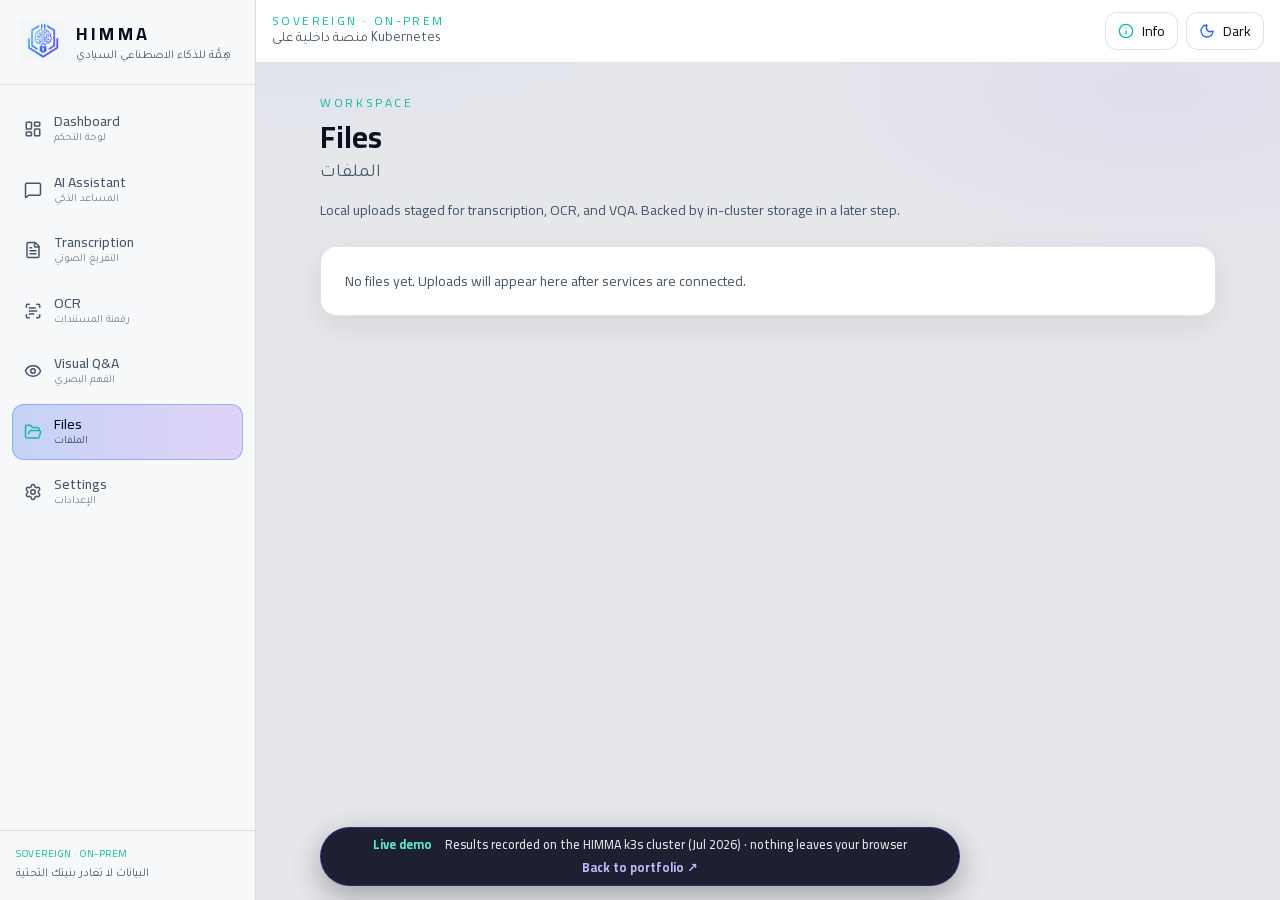
<file: files.html>
<!DOCTYPE html><html lang="en" dir="ltr" data-page="files" class="cairo_c78da3fd-module__8RhA7q__variable tajawal_1fbb9a09-module__MN9zOG__variable dark h-full antialiased" data-theme="dark"><head><meta charSet="utf-8"/><meta name="viewport" content="width=device-width, initial-scale=1"/><link rel="preload" href="_next/static/media/1d2cc0c079997359-s.p.44lktk7jzy0s-.woff2" as="font" crossorigin="" type="font/woff2"/><link rel="preload" href="_next/static/media/48e6fa8a5baca31f-s.p.14yttwb5hb7vt.woff2" as="font" crossorigin="" type="font/woff2"/><link rel="preload" href="_next/static/media/4b676bcffc00356a-s.p.24y4-vc3jpn8m.woff2" as="font" crossorigin="" type="font/woff2"/><link rel="preload" href="_next/static/media/9ff27b8a0a8f3dc0-s.p.40_3w74kn95bo.woff2" as="font" crossorigin="" type="font/woff2"/><link rel="preload" href="_next/static/media/d41831e24743a3c1-s.p.08tn9snzkmifr.woff2" as="font" crossorigin="" type="font/woff2"/><link rel="preload" href="_next/static/media/d54db18e8cd5f74f-s.p.0ji0xjltb6ro5.woff2" as="font" crossorigin="" type="font/woff2"/><link rel="preload" href="_next/static/media/e7b64a7fde1a3d32-s.p.2g2pkky1i4_-n.woff2" as="font" crossorigin="" type="font/woff2"/><link rel="preload" href="_next/static/media/f0e0669539caf32a-s.p.2cslzs_83-cos.woff2" as="font" crossorigin="" type="font/woff2"/><link rel="stylesheet" href="_next/static/chunks/1p_enx_0t1htn.css" data-precedence="next"/><title>HIMMA | Sovereign AI Platform · Live demo</title><meta name="description" content="هِمَّة — منصة ذكاء اصطناعي سيادية تعمل على بنيتك التحتية"/><link rel="icon" href="favicon.ico" sizes="256x256" type="image/x-icon"/><link rel="icon" href="icon.png"/><script>(function(){try{var t=localStorage.getItem("himma-theme");if(t!=="light"&&t!=="dark")t=matchMedia("(prefers-color-scheme: light)").matches?"light":"dark";var d=document.documentElement;d.dataset.theme=t;d.classList.toggle("dark",t==="dark");d.classList.toggle("light",t==="light");d.style.colorScheme=t}catch(e){}})()</script><link rel="stylesheet" href="demo/demo.css"/></head><body class="min-h-full"><div class="flex min-h-screen"><div class="hidden md:block"><aside class="sticky top-0 flex h-screen w-64 shrink-0 flex-col border-r border-himma-border bg-himma-sidebar"><div class="border-b border-himma-border px-5 py-5"><div class="flex items-center gap-3 "><div class="relative shrink-0" style="width:44px;height:44px"><img alt="HIMMA" width="44" height="44" decoding="async" data-nimg="1" class="hidden object-contain dark:block" style="color:transparent" srcSet="himma-logo-dark.png" src="himma-logo-dark.png"/><img alt="HIMMA" width="44" height="44" decoding="async" data-nimg="1" class="block object-contain dark:hidden" style="color:transparent" srcSet="himma-logo-light.png" src="himma-logo-light.png"/></div><div class="leading-tight"><div class="text-lg font-bold tracking-[0.18em] text-himma-text">HIMMA</div><div class="font-[family-name:var(--font-tajawal)] text-xs text-himma-muted">هِمَّة للذكاء الاصطناعي السيادي</div></div></div></div><nav class="flex flex-1 flex-col gap-1 px-3 py-4"><a class="group flex items-center gap-3 rounded-xl px-3 py-2.5 transition-all duration-200 text-himma-muted hover:bg-himma-blue/5 hover:text-himma-text" href="index.html"><svg xmlns="http://www.w3.org/2000/svg" width="18" height="18" viewBox="0 0 24 24" fill="none" stroke="currentColor" stroke-width="2" stroke-linecap="round" stroke-linejoin="round" class="lucide lucide-layout-dashboard text-himma-muted group-hover:text-himma-text" aria-hidden="true"><rect width="7" height="9" x="3" y="3" rx="1"></rect><rect width="7" height="5" x="14" y="3" rx="1"></rect><rect width="7" height="9" x="14" y="12" rx="1"></rect><rect width="7" height="5" x="3" y="16" rx="1"></rect></svg><span class="flex flex-col"><span class="text-sm font-medium">Dashboard</span><span class="font-[family-name:var(--font-tajawal)] text-[11px] opacity-70">لوحة التحكم</span></span></a><a class="group flex items-center gap-3 rounded-xl px-3 py-2.5 transition-all duration-200 text-himma-muted hover:bg-himma-blue/5 hover:text-himma-text" href="assistant.html"><svg xmlns="http://www.w3.org/2000/svg" width="18" height="18" viewBox="0 0 24 24" fill="none" stroke="currentColor" stroke-width="2" stroke-linecap="round" stroke-linejoin="round" class="lucide lucide-message-square text-himma-muted group-hover:text-himma-text" aria-hidden="true"><path d="M22 17a2 2 0 0 1-2 2H6.828a2 2 0 0 0-1.414.586l-2.202 2.202A.71.71 0 0 1 2 21.286V5a2 2 0 0 1 2-2h16a2 2 0 0 1 2 2z"></path></svg><span class="flex flex-col"><span class="text-sm font-medium">AI Assistant</span><span class="font-[family-name:var(--font-tajawal)] text-[11px] opacity-70">المساعد الذكي</span></span></a><a class="group flex items-center gap-3 rounded-xl px-3 py-2.5 transition-all duration-200 text-himma-muted hover:bg-himma-blue/5 hover:text-himma-text" href="transcription.html"><svg xmlns="http://www.w3.org/2000/svg" width="18" height="18" viewBox="0 0 24 24" fill="none" stroke="currentColor" stroke-width="2" stroke-linecap="round" stroke-linejoin="round" class="lucide lucide-file-text text-himma-muted group-hover:text-himma-text" aria-hidden="true"><path d="M6 22a2 2 0 0 1-2-2V4a2 2 0 0 1 2-2h8a2.4 2.4 0 0 1 1.704.706l3.588 3.588A2.4 2.4 0 0 1 20 8v12a2 2 0 0 1-2 2z"></path><path d="M14 2v5a1 1 0 0 0 1 1h5"></path><path d="M10 9H8"></path><path d="M16 13H8"></path><path d="M16 17H8"></path></svg><span class="flex flex-col"><span class="text-sm font-medium">Transcription</span><span class="font-[family-name:var(--font-tajawal)] text-[11px] opacity-70">التفريغ الصوتي</span></span></a><a class="group flex items-center gap-3 rounded-xl px-3 py-2.5 transition-all duration-200 text-himma-muted hover:bg-himma-blue/5 hover:text-himma-text" href="ocr.html"><svg xmlns="http://www.w3.org/2000/svg" width="18" height="18" viewBox="0 0 24 24" fill="none" stroke="currentColor" stroke-width="2" stroke-linecap="round" stroke-linejoin="round" class="lucide lucide-scan-text text-himma-muted group-hover:text-himma-text" aria-hidden="true"><path d="M3 7V5a2 2 0 0 1 2-2h2"></path><path d="M17 3h2a2 2 0 0 1 2 2v2"></path><path d="M21 17v2a2 2 0 0 1-2 2h-2"></path><path d="M7 21H5a2 2 0 0 1-2-2v-2"></path><path d="M7 8h8"></path><path d="M7 12h10"></path><path d="M7 16h6"></path></svg><span class="flex flex-col"><span class="text-sm font-medium">OCR</span><span class="font-[family-name:var(--font-tajawal)] text-[11px] opacity-70">رقمنة المستندات</span></span></a><a class="group flex items-center gap-3 rounded-xl px-3 py-2.5 transition-all duration-200 text-himma-muted hover:bg-himma-blue/5 hover:text-himma-text" href="vqa.html"><svg xmlns="http://www.w3.org/2000/svg" width="18" height="18" viewBox="0 0 24 24" fill="none" stroke="currentColor" stroke-width="2" stroke-linecap="round" stroke-linejoin="round" class="lucide lucide-eye text-himma-muted group-hover:text-himma-text" aria-hidden="true"><path d="M2.062 12.348a1 1 0 0 1 0-.696 10.75 10.75 0 0 1 19.876 0 1 1 0 0 1 0 .696 10.75 10.75 0 0 1-19.876 0"></path><circle cx="12" cy="12" r="3"></circle></svg><span class="flex flex-col"><span class="text-sm font-medium">Visual Q&amp;A</span><span class="font-[family-name:var(--font-tajawal)] text-[11px] opacity-70">الفهم البصري</span></span></a><a class="group flex items-center gap-3 rounded-xl px-3 py-2.5 transition-all duration-200 bg-gradient-to-r from-himma-blue/25 to-himma-purple/20 text-himma-text shadow-[inset_0_0_0_1px_rgba(37,99,235,0.35)]" href="files.html"><svg xmlns="http://www.w3.org/2000/svg" width="18" height="18" viewBox="0 0 24 24" fill="none" stroke="currentColor" stroke-width="2" stroke-linecap="round" stroke-linejoin="round" class="lucide lucide-folder-open text-himma-teal" aria-hidden="true"><path d="m6 14 1.5-2.9A2 2 0 0 1 9.24 10H20a2 2 0 0 1 1.94 2.5l-1.54 6a2 2 0 0 1-1.95 1.5H4a2 2 0 0 1-2-2V5a2 2 0 0 1 2-2h3.9a2 2 0 0 1 1.69.9l.81 1.2a2 2 0 0 0 1.67.9H18a2 2 0 0 1 2 2v2"></path></svg><span class="flex flex-col"><span class="text-sm font-medium">Files</span><span class="font-[family-name:var(--font-tajawal)] text-[11px] opacity-70">الملفات</span></span></a><a class="group flex items-center gap-3 rounded-xl px-3 py-2.5 transition-all duration-200 text-himma-muted hover:bg-himma-blue/5 hover:text-himma-text" href="settings.html"><svg xmlns="http://www.w3.org/2000/svg" width="18" height="18" viewBox="0 0 24 24" fill="none" stroke="currentColor" stroke-width="2" stroke-linecap="round" stroke-linejoin="round" class="lucide lucide-settings text-himma-muted group-hover:text-himma-text" aria-hidden="true"><path d="M9.671 4.136a2.34 2.34 0 0 1 4.659 0 2.34 2.34 0 0 0 3.319 1.915 2.34 2.34 0 0 1 2.33 4.033 2.34 2.34 0 0 0 0 3.831 2.34 2.34 0 0 1-2.33 4.033 2.34 2.34 0 0 0-3.319 1.915 2.34 2.34 0 0 1-4.659 0 2.34 2.34 0 0 0-3.32-1.915 2.34 2.34 0 0 1-2.33-4.033 2.34 2.34 0 0 0 0-3.831A2.34 2.34 0 0 1 6.35 6.051a2.34 2.34 0 0 0 3.319-1.915"></path><circle cx="12" cy="12" r="3"></circle></svg><span class="flex flex-col"><span class="text-sm font-medium">Settings</span><span class="font-[family-name:var(--font-tajawal)] text-[11px] opacity-70">الإعدادات</span></span></a></nav><div class="border-t border-himma-border px-4 py-4 text-xs text-himma-muted"><div class="mb-1 text-[10px] uppercase tracking-wider text-himma-teal">Sovereign · On-Prem</div><p class="font-[family-name:var(--font-tajawal)] leading-relaxed">البيانات لا تغادر بنيتك التحتية</p></div></aside></div><div class="flex min-h-screen flex-1 flex-col"><header class="sticky top-0 z-30 flex items-center justify-between gap-3 border-b border-himma-border bg-himma-panel px-4 py-3"><div class="flex items-center gap-3"><button type="button" class="rounded-lg border border-himma-border p-2 text-himma-text md:hidden" aria-label="Open menu"><svg xmlns="http://www.w3.org/2000/svg" width="18" height="18" viewBox="0 0 24 24" fill="none" stroke="currentColor" stroke-width="2" stroke-linecap="round" stroke-linejoin="round" class="lucide lucide-menu" aria-hidden="true"><path d="M4 5h16"></path><path d="M4 12h16"></path><path d="M4 19h16"></path></svg></button><div class="md:hidden"><div class="flex items-center gap-3 "><div class="relative shrink-0" style="width:34px;height:34px"><img alt="HIMMA" width="34" height="34" decoding="async" data-nimg="1" class="hidden object-contain dark:block" style="color:transparent" srcSet="himma-logo-dark.png" src="himma-logo-dark.png"/><img alt="HIMMA" width="34" height="34" decoding="async" data-nimg="1" class="block object-contain dark:hidden" style="color:transparent" srcSet="himma-logo-light.png" src="himma-logo-light.png"/></div><div class="leading-tight"><div class="text-lg font-bold tracking-[0.18em] text-himma-text">HIMMA</div><div class="font-[family-name:var(--font-tajawal)] text-xs text-himma-muted">هِمَّة للذكاء الاصطناعي السيادي</div></div></div></div><div class="hidden md:block"><p class="text-xs uppercase tracking-[0.2em] text-himma-teal">Sovereign · On-Prem</p><p class="font-[family-name:var(--font-tajawal)] text-sm text-himma-muted">منصة داخلية على Kubernetes</p></div></div><div class="flex items-center gap-2"><button type="button" class="inline-flex items-center gap-2 rounded-xl border border-himma-border bg-himma-card px-3 py-2 text-sm text-himma-text transition hover:border-himma-blue/40 hover:bg-himma-blue/10" aria-label="Platform access information"><svg xmlns="http://www.w3.org/2000/svg" width="16" height="16" viewBox="0 0 24 24" fill="none" stroke="currentColor" stroke-width="2" stroke-linecap="round" stroke-linejoin="round" class="lucide lucide-info text-himma-teal" aria-hidden="true"><circle cx="12" cy="12" r="10"></circle><path d="M12 16v-4"></path><path d="M12 8h.01"></path></svg><span class="hidden sm:inline">Info</span></button><button type="button" class="inline-flex items-center gap-2 rounded-xl border border-himma-border bg-himma-card px-3 py-2 text-sm text-himma-text transition hover:border-himma-purple/40 hover:bg-himma-purple/10" aria-label="Switch to light mode"><svg xmlns="http://www.w3.org/2000/svg" width="16" height="16" viewBox="0 0 24 24" fill="none" stroke="currentColor" stroke-width="2" stroke-linecap="round" stroke-linejoin="round" class="lucide lucide-sun text-amber-300" aria-hidden="true"><circle cx="12" cy="12" r="4"></circle><path d="M12 2v2"></path><path d="M12 20v2"></path><path d="m4.93 4.93 1.41 1.41"></path><path d="m17.66 17.66 1.41 1.41"></path><path d="M2 12h2"></path><path d="M20 12h2"></path><path d="m6.34 17.66-1.41 1.41"></path><path d="m19.07 4.93-1.41 1.41"></path></svg><span class="hidden sm:inline">Light</span></button></div></header><main class="flex-1 overflow-auto p-4 md:p-8"><div class="mx-auto max-w-4xl space-y-6"><header class="animate-fade-up"><p class="text-xs uppercase tracking-[0.22em] text-himma-teal">Workspace</p><h1 class="mt-2 text-3xl font-bold text-himma-text">Files</h1><p class="mt-1 font-[family-name:var(--font-tajawal)] text-lg text-himma-muted">الملفات</p><p class="mt-3 max-w-2xl text-sm leading-relaxed text-himma-muted">Local uploads staged for transcription, OCR, and VQA. Backed by in-cluster storage in a later step.</p></header><div class="animate-fade-up" style="animation-delay:80ms"><div class="himma-card p-6 text-sm text-himma-muted">No files yet. Uploads will appear here after services are connected.</div></div></div><!--$--><!--/$--></main></div></div><script src="demo/himma-demo.js"></script></body></html>
</file>
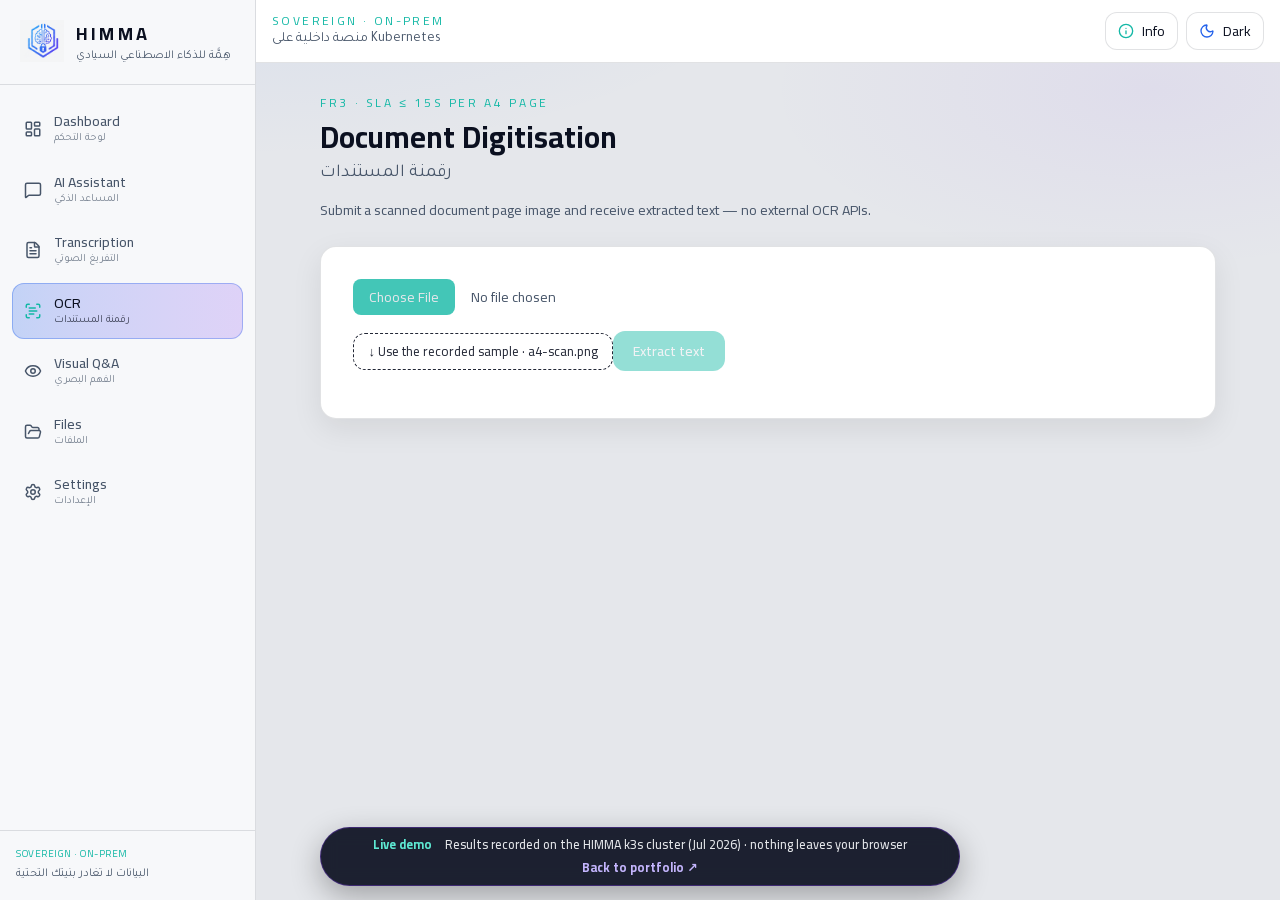
<file: ocr.html>
<!DOCTYPE html><html lang="en" dir="ltr" data-page="ocr" class="cairo_c78da3fd-module__8RhA7q__variable tajawal_1fbb9a09-module__MN9zOG__variable dark h-full antialiased" data-theme="dark"><head><meta charSet="utf-8"/><meta name="viewport" content="width=device-width, initial-scale=1"/><link rel="preload" href="_next/static/media/1d2cc0c079997359-s.p.44lktk7jzy0s-.woff2" as="font" crossorigin="" type="font/woff2"/><link rel="preload" href="_next/static/media/48e6fa8a5baca31f-s.p.14yttwb5hb7vt.woff2" as="font" crossorigin="" type="font/woff2"/><link rel="preload" href="_next/static/media/4b676bcffc00356a-s.p.24y4-vc3jpn8m.woff2" as="font" crossorigin="" type="font/woff2"/><link rel="preload" href="_next/static/media/9ff27b8a0a8f3dc0-s.p.40_3w74kn95bo.woff2" as="font" crossorigin="" type="font/woff2"/><link rel="preload" href="_next/static/media/d41831e24743a3c1-s.p.08tn9snzkmifr.woff2" as="font" crossorigin="" type="font/woff2"/><link rel="preload" href="_next/static/media/d54db18e8cd5f74f-s.p.0ji0xjltb6ro5.woff2" as="font" crossorigin="" type="font/woff2"/><link rel="preload" href="_next/static/media/e7b64a7fde1a3d32-s.p.2g2pkky1i4_-n.woff2" as="font" crossorigin="" type="font/woff2"/><link rel="preload" href="_next/static/media/f0e0669539caf32a-s.p.2cslzs_83-cos.woff2" as="font" crossorigin="" type="font/woff2"/><link rel="stylesheet" href="_next/static/chunks/1p_enx_0t1htn.css" data-precedence="next"/><title>HIMMA | Sovereign AI Platform · Live demo</title><meta name="description" content="هِمَّة — منصة ذكاء اصطناعي سيادية تعمل على بنيتك التحتية"/><link rel="icon" href="favicon.ico" sizes="256x256" type="image/x-icon"/><link rel="icon" href="icon.png"/><script>(function(){try{var t=localStorage.getItem("himma-theme");if(t!=="light"&&t!=="dark")t=matchMedia("(prefers-color-scheme: light)").matches?"light":"dark";var d=document.documentElement;d.dataset.theme=t;d.classList.toggle("dark",t==="dark");d.classList.toggle("light",t==="light");d.style.colorScheme=t}catch(e){}})()</script><link rel="stylesheet" href="demo/demo.css"/></head><body class="min-h-full"><div class="flex min-h-screen"><div class="hidden md:block"><aside class="sticky top-0 flex h-screen w-64 shrink-0 flex-col border-r border-himma-border bg-himma-sidebar"><div class="border-b border-himma-border px-5 py-5"><div class="flex items-center gap-3 "><div class="relative shrink-0" style="width:44px;height:44px"><img alt="HIMMA" width="44" height="44" decoding="async" data-nimg="1" class="hidden object-contain dark:block" style="color:transparent" srcSet="himma-logo-dark.png" src="himma-logo-dark.png"/><img alt="HIMMA" width="44" height="44" decoding="async" data-nimg="1" class="block object-contain dark:hidden" style="color:transparent" srcSet="himma-logo-light.png" src="himma-logo-light.png"/></div><div class="leading-tight"><div class="text-lg font-bold tracking-[0.18em] text-himma-text">HIMMA</div><div class="font-[family-name:var(--font-tajawal)] text-xs text-himma-muted">هِمَّة للذكاء الاصطناعي السيادي</div></div></div></div><nav class="flex flex-1 flex-col gap-1 px-3 py-4"><a class="group flex items-center gap-3 rounded-xl px-3 py-2.5 transition-all duration-200 text-himma-muted hover:bg-himma-blue/5 hover:text-himma-text" href="index.html"><svg xmlns="http://www.w3.org/2000/svg" width="18" height="18" viewBox="0 0 24 24" fill="none" stroke="currentColor" stroke-width="2" stroke-linecap="round" stroke-linejoin="round" class="lucide lucide-layout-dashboard text-himma-muted group-hover:text-himma-text" aria-hidden="true"><rect width="7" height="9" x="3" y="3" rx="1"></rect><rect width="7" height="5" x="14" y="3" rx="1"></rect><rect width="7" height="9" x="14" y="12" rx="1"></rect><rect width="7" height="5" x="3" y="16" rx="1"></rect></svg><span class="flex flex-col"><span class="text-sm font-medium">Dashboard</span><span class="font-[family-name:var(--font-tajawal)] text-[11px] opacity-70">لوحة التحكم</span></span></a><a class="group flex items-center gap-3 rounded-xl px-3 py-2.5 transition-all duration-200 text-himma-muted hover:bg-himma-blue/5 hover:text-himma-text" href="assistant.html"><svg xmlns="http://www.w3.org/2000/svg" width="18" height="18" viewBox="0 0 24 24" fill="none" stroke="currentColor" stroke-width="2" stroke-linecap="round" stroke-linejoin="round" class="lucide lucide-message-square text-himma-muted group-hover:text-himma-text" aria-hidden="true"><path d="M22 17a2 2 0 0 1-2 2H6.828a2 2 0 0 0-1.414.586l-2.202 2.202A.71.71 0 0 1 2 21.286V5a2 2 0 0 1 2-2h16a2 2 0 0 1 2 2z"></path></svg><span class="flex flex-col"><span class="text-sm font-medium">AI Assistant</span><span class="font-[family-name:var(--font-tajawal)] text-[11px] opacity-70">المساعد الذكي</span></span></a><a class="group flex items-center gap-3 rounded-xl px-3 py-2.5 transition-all duration-200 text-himma-muted hover:bg-himma-blue/5 hover:text-himma-text" href="transcription.html"><svg xmlns="http://www.w3.org/2000/svg" width="18" height="18" viewBox="0 0 24 24" fill="none" stroke="currentColor" stroke-width="2" stroke-linecap="round" stroke-linejoin="round" class="lucide lucide-file-text text-himma-muted group-hover:text-himma-text" aria-hidden="true"><path d="M6 22a2 2 0 0 1-2-2V4a2 2 0 0 1 2-2h8a2.4 2.4 0 0 1 1.704.706l3.588 3.588A2.4 2.4 0 0 1 20 8v12a2 2 0 0 1-2 2z"></path><path d="M14 2v5a1 1 0 0 0 1 1h5"></path><path d="M10 9H8"></path><path d="M16 13H8"></path><path d="M16 17H8"></path></svg><span class="flex flex-col"><span class="text-sm font-medium">Transcription</span><span class="font-[family-name:var(--font-tajawal)] text-[11px] opacity-70">التفريغ الصوتي</span></span></a><a class="group flex items-center gap-3 rounded-xl px-3 py-2.5 transition-all duration-200 bg-gradient-to-r from-himma-blue/25 to-himma-purple/20 text-himma-text shadow-[inset_0_0_0_1px_rgba(37,99,235,0.35)]" href="ocr.html"><svg xmlns="http://www.w3.org/2000/svg" width="18" height="18" viewBox="0 0 24 24" fill="none" stroke="currentColor" stroke-width="2" stroke-linecap="round" stroke-linejoin="round" class="lucide lucide-scan-text text-himma-teal" aria-hidden="true"><path d="M3 7V5a2 2 0 0 1 2-2h2"></path><path d="M17 3h2a2 2 0 0 1 2 2v2"></path><path d="M21 17v2a2 2 0 0 1-2 2h-2"></path><path d="M7 21H5a2 2 0 0 1-2-2v-2"></path><path d="M7 8h8"></path><path d="M7 12h10"></path><path d="M7 16h6"></path></svg><span class="flex flex-col"><span class="text-sm font-medium">OCR</span><span class="font-[family-name:var(--font-tajawal)] text-[11px] opacity-70">رقمنة المستندات</span></span></a><a class="group flex items-center gap-3 rounded-xl px-3 py-2.5 transition-all duration-200 text-himma-muted hover:bg-himma-blue/5 hover:text-himma-text" href="vqa.html"><svg xmlns="http://www.w3.org/2000/svg" width="18" height="18" viewBox="0 0 24 24" fill="none" stroke="currentColor" stroke-width="2" stroke-linecap="round" stroke-linejoin="round" class="lucide lucide-eye text-himma-muted group-hover:text-himma-text" aria-hidden="true"><path d="M2.062 12.348a1 1 0 0 1 0-.696 10.75 10.75 0 0 1 19.876 0 1 1 0 0 1 0 .696 10.75 10.75 0 0 1-19.876 0"></path><circle cx="12" cy="12" r="3"></circle></svg><span class="flex flex-col"><span class="text-sm font-medium">Visual Q&amp;A</span><span class="font-[family-name:var(--font-tajawal)] text-[11px] opacity-70">الفهم البصري</span></span></a><a class="group flex items-center gap-3 rounded-xl px-3 py-2.5 transition-all duration-200 text-himma-muted hover:bg-himma-blue/5 hover:text-himma-text" href="files.html"><svg xmlns="http://www.w3.org/2000/svg" width="18" height="18" viewBox="0 0 24 24" fill="none" stroke="currentColor" stroke-width="2" stroke-linecap="round" stroke-linejoin="round" class="lucide lucide-folder-open text-himma-muted group-hover:text-himma-text" aria-hidden="true"><path d="m6 14 1.5-2.9A2 2 0 0 1 9.24 10H20a2 2 0 0 1 1.94 2.5l-1.54 6a2 2 0 0 1-1.95 1.5H4a2 2 0 0 1-2-2V5a2 2 0 0 1 2-2h3.9a2 2 0 0 1 1.69.9l.81 1.2a2 2 0 0 0 1.67.9H18a2 2 0 0 1 2 2v2"></path></svg><span class="flex flex-col"><span class="text-sm font-medium">Files</span><span class="font-[family-name:var(--font-tajawal)] text-[11px] opacity-70">الملفات</span></span></a><a class="group flex items-center gap-3 rounded-xl px-3 py-2.5 transition-all duration-200 text-himma-muted hover:bg-himma-blue/5 hover:text-himma-text" href="settings.html"><svg xmlns="http://www.w3.org/2000/svg" width="18" height="18" viewBox="0 0 24 24" fill="none" stroke="currentColor" stroke-width="2" stroke-linecap="round" stroke-linejoin="round" class="lucide lucide-settings text-himma-muted group-hover:text-himma-text" aria-hidden="true"><path d="M9.671 4.136a2.34 2.34 0 0 1 4.659 0 2.34 2.34 0 0 0 3.319 1.915 2.34 2.34 0 0 1 2.33 4.033 2.34 2.34 0 0 0 0 3.831 2.34 2.34 0 0 1-2.33 4.033 2.34 2.34 0 0 0-3.319 1.915 2.34 2.34 0 0 1-4.659 0 2.34 2.34 0 0 0-3.32-1.915 2.34 2.34 0 0 1-2.33-4.033 2.34 2.34 0 0 0 0-3.831A2.34 2.34 0 0 1 6.35 6.051a2.34 2.34 0 0 0 3.319-1.915"></path><circle cx="12" cy="12" r="3"></circle></svg><span class="flex flex-col"><span class="text-sm font-medium">Settings</span><span class="font-[family-name:var(--font-tajawal)] text-[11px] opacity-70">الإعدادات</span></span></a></nav><div class="border-t border-himma-border px-4 py-4 text-xs text-himma-muted"><div class="mb-1 text-[10px] uppercase tracking-wider text-himma-teal">Sovereign · On-Prem</div><p class="font-[family-name:var(--font-tajawal)] leading-relaxed">البيانات لا تغادر بنيتك التحتية</p></div></aside></div><div class="flex min-h-screen flex-1 flex-col"><header class="sticky top-0 z-30 flex items-center justify-between gap-3 border-b border-himma-border bg-himma-panel px-4 py-3"><div class="flex items-center gap-3"><button type="button" class="rounded-lg border border-himma-border p-2 text-himma-text md:hidden" aria-label="Open menu"><svg xmlns="http://www.w3.org/2000/svg" width="18" height="18" viewBox="0 0 24 24" fill="none" stroke="currentColor" stroke-width="2" stroke-linecap="round" stroke-linejoin="round" class="lucide lucide-menu" aria-hidden="true"><path d="M4 5h16"></path><path d="M4 12h16"></path><path d="M4 19h16"></path></svg></button><div class="md:hidden"><div class="flex items-center gap-3 "><div class="relative shrink-0" style="width:34px;height:34px"><img alt="HIMMA" width="34" height="34" decoding="async" data-nimg="1" class="hidden object-contain dark:block" style="color:transparent" srcSet="himma-logo-dark.png" src="himma-logo-dark.png"/><img alt="HIMMA" width="34" height="34" decoding="async" data-nimg="1" class="block object-contain dark:hidden" style="color:transparent" srcSet="himma-logo-light.png" src="himma-logo-light.png"/></div><div class="leading-tight"><div class="text-lg font-bold tracking-[0.18em] text-himma-text">HIMMA</div><div class="font-[family-name:var(--font-tajawal)] text-xs text-himma-muted">هِمَّة للذكاء الاصطناعي السيادي</div></div></div></div><div class="hidden md:block"><p class="text-xs uppercase tracking-[0.2em] text-himma-teal">Sovereign · On-Prem</p><p class="font-[family-name:var(--font-tajawal)] text-sm text-himma-muted">منصة داخلية على Kubernetes</p></div></div><div class="flex items-center gap-2"><button type="button" class="inline-flex items-center gap-2 rounded-xl border border-himma-border bg-himma-card px-3 py-2 text-sm text-himma-text transition hover:border-himma-blue/40 hover:bg-himma-blue/10" aria-label="Platform access information"><svg xmlns="http://www.w3.org/2000/svg" width="16" height="16" viewBox="0 0 24 24" fill="none" stroke="currentColor" stroke-width="2" stroke-linecap="round" stroke-linejoin="round" class="lucide lucide-info text-himma-teal" aria-hidden="true"><circle cx="12" cy="12" r="10"></circle><path d="M12 16v-4"></path><path d="M12 8h.01"></path></svg><span class="hidden sm:inline">Info</span></button><button type="button" class="inline-flex items-center gap-2 rounded-xl border border-himma-border bg-himma-card px-3 py-2 text-sm text-himma-text transition hover:border-himma-purple/40 hover:bg-himma-purple/10" aria-label="Switch to light mode"><svg xmlns="http://www.w3.org/2000/svg" width="16" height="16" viewBox="0 0 24 24" fill="none" stroke="currentColor" stroke-width="2" stroke-linecap="round" stroke-linejoin="round" class="lucide lucide-sun text-amber-300" aria-hidden="true"><circle cx="12" cy="12" r="4"></circle><path d="M12 2v2"></path><path d="M12 20v2"></path><path d="m4.93 4.93 1.41 1.41"></path><path d="m17.66 17.66 1.41 1.41"></path><path d="M2 12h2"></path><path d="M20 12h2"></path><path d="m6.34 17.66-1.41 1.41"></path><path d="m19.07 4.93-1.41 1.41"></path></svg><span class="hidden sm:inline">Light</span></button></div></header><main class="flex-1 overflow-auto p-4 md:p-8"><div class="mx-auto max-w-4xl space-y-6"><header class="animate-fade-up"><p class="text-xs uppercase tracking-[0.22em] text-himma-teal">FR3 · SLA ≤ 15s per A4 page</p><h1 class="mt-2 text-3xl font-bold text-himma-text">Document Digitisation</h1><p class="mt-1 font-[family-name:var(--font-tajawal)] text-lg text-himma-muted">رقمنة المستندات</p><p class="mt-3 max-w-2xl text-sm leading-relaxed text-himma-muted">Submit a scanned document page image and receive extracted text — no external OCR APIs.</p></header><div class="animate-fade-up" style="animation-delay:80ms"><form class="himma-card space-y-4 border-dashed p-8"><input type="file" accept=".png,.jpg,.jpeg,.webp,image/*" class="block w-full text-sm text-himma-muted file:mr-4 file:rounded-lg file:border-0 file:bg-himma-teal/80 file:px-4 file:py-2 file:text-sm file:text-himma-navy"/><button type="submit" disabled="" class="rounded-xl bg-himma-teal/90 px-5 py-2.5 text-sm font-medium text-himma-navy disabled:opacity-50">Extract text</button></form></div></div><!--$--><!--/$--></main></div></div><script src="demo/himma-demo.js"></script></body></html>
</file>
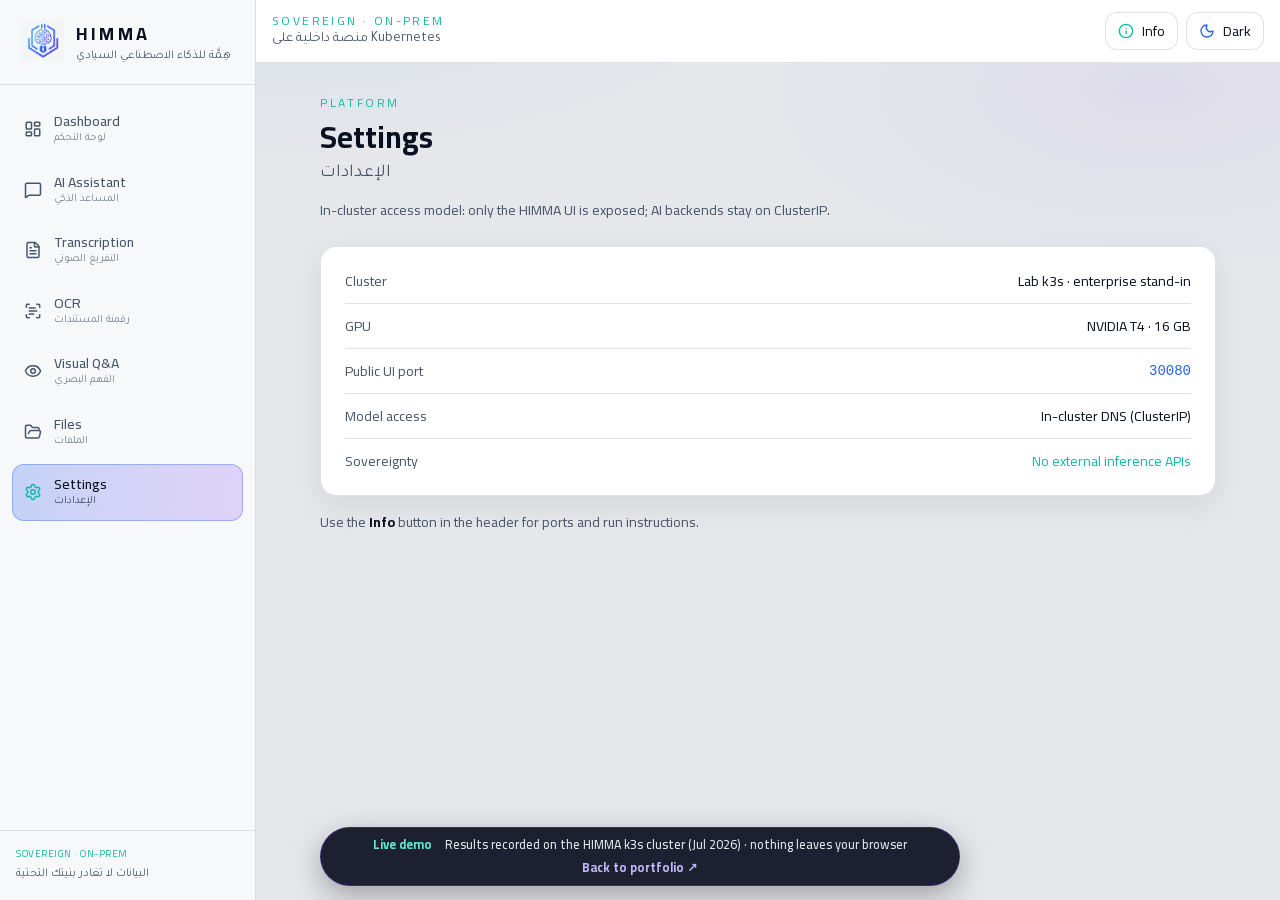
<file: settings.html>
<!DOCTYPE html><html lang="en" dir="ltr" data-page="settings" class="cairo_c78da3fd-module__8RhA7q__variable tajawal_1fbb9a09-module__MN9zOG__variable dark h-full antialiased" data-theme="dark"><head><meta charSet="utf-8"/><meta name="viewport" content="width=device-width, initial-scale=1"/><link rel="preload" href="_next/static/media/1d2cc0c079997359-s.p.44lktk7jzy0s-.woff2" as="font" crossorigin="" type="font/woff2"/><link rel="preload" href="_next/static/media/48e6fa8a5baca31f-s.p.14yttwb5hb7vt.woff2" as="font" crossorigin="" type="font/woff2"/><link rel="preload" href="_next/static/media/4b676bcffc00356a-s.p.24y4-vc3jpn8m.woff2" as="font" crossorigin="" type="font/woff2"/><link rel="preload" href="_next/static/media/9ff27b8a0a8f3dc0-s.p.40_3w74kn95bo.woff2" as="font" crossorigin="" type="font/woff2"/><link rel="preload" href="_next/static/media/d41831e24743a3c1-s.p.08tn9snzkmifr.woff2" as="font" crossorigin="" type="font/woff2"/><link rel="preload" href="_next/static/media/d54db18e8cd5f74f-s.p.0ji0xjltb6ro5.woff2" as="font" crossorigin="" type="font/woff2"/><link rel="preload" href="_next/static/media/e7b64a7fde1a3d32-s.p.2g2pkky1i4_-n.woff2" as="font" crossorigin="" type="font/woff2"/><link rel="preload" href="_next/static/media/f0e0669539caf32a-s.p.2cslzs_83-cos.woff2" as="font" crossorigin="" type="font/woff2"/><link rel="stylesheet" href="_next/static/chunks/1p_enx_0t1htn.css" data-precedence="next"/><title>HIMMA | Sovereign AI Platform · Live demo</title><meta name="description" content="هِمَّة — منصة ذكاء اصطناعي سيادية تعمل على بنيتك التحتية"/><link rel="icon" href="favicon.ico" sizes="256x256" type="image/x-icon"/><link rel="icon" href="icon.png"/><script>(function(){try{var t=localStorage.getItem("himma-theme");if(t!=="light"&&t!=="dark")t=matchMedia("(prefers-color-scheme: light)").matches?"light":"dark";var d=document.documentElement;d.dataset.theme=t;d.classList.toggle("dark",t==="dark");d.classList.toggle("light",t==="light");d.style.colorScheme=t}catch(e){}})()</script><link rel="stylesheet" href="demo/demo.css"/></head><body class="min-h-full"><div class="flex min-h-screen"><div class="hidden md:block"><aside class="sticky top-0 flex h-screen w-64 shrink-0 flex-col border-r border-himma-border bg-himma-sidebar"><div class="border-b border-himma-border px-5 py-5"><div class="flex items-center gap-3 "><div class="relative shrink-0" style="width:44px;height:44px"><img alt="HIMMA" width="44" height="44" decoding="async" data-nimg="1" class="hidden object-contain dark:block" style="color:transparent" srcSet="himma-logo-dark.png" src="himma-logo-dark.png"/><img alt="HIMMA" width="44" height="44" decoding="async" data-nimg="1" class="block object-contain dark:hidden" style="color:transparent" srcSet="himma-logo-light.png" src="himma-logo-light.png"/></div><div class="leading-tight"><div class="text-lg font-bold tracking-[0.18em] text-himma-text">HIMMA</div><div class="font-[family-name:var(--font-tajawal)] text-xs text-himma-muted">هِمَّة للذكاء الاصطناعي السيادي</div></div></div></div><nav class="flex flex-1 flex-col gap-1 px-3 py-4"><a class="group flex items-center gap-3 rounded-xl px-3 py-2.5 transition-all duration-200 text-himma-muted hover:bg-himma-blue/5 hover:text-himma-text" href="index.html"><svg xmlns="http://www.w3.org/2000/svg" width="18" height="18" viewBox="0 0 24 24" fill="none" stroke="currentColor" stroke-width="2" stroke-linecap="round" stroke-linejoin="round" class="lucide lucide-layout-dashboard text-himma-muted group-hover:text-himma-text" aria-hidden="true"><rect width="7" height="9" x="3" y="3" rx="1"></rect><rect width="7" height="5" x="14" y="3" rx="1"></rect><rect width="7" height="9" x="14" y="12" rx="1"></rect><rect width="7" height="5" x="3" y="16" rx="1"></rect></svg><span class="flex flex-col"><span class="text-sm font-medium">Dashboard</span><span class="font-[family-name:var(--font-tajawal)] text-[11px] opacity-70">لوحة التحكم</span></span></a><a class="group flex items-center gap-3 rounded-xl px-3 py-2.5 transition-all duration-200 text-himma-muted hover:bg-himma-blue/5 hover:text-himma-text" href="assistant.html"><svg xmlns="http://www.w3.org/2000/svg" width="18" height="18" viewBox="0 0 24 24" fill="none" stroke="currentColor" stroke-width="2" stroke-linecap="round" stroke-linejoin="round" class="lucide lucide-message-square text-himma-muted group-hover:text-himma-text" aria-hidden="true"><path d="M22 17a2 2 0 0 1-2 2H6.828a2 2 0 0 0-1.414.586l-2.202 2.202A.71.71 0 0 1 2 21.286V5a2 2 0 0 1 2-2h16a2 2 0 0 1 2 2z"></path></svg><span class="flex flex-col"><span class="text-sm font-medium">AI Assistant</span><span class="font-[family-name:var(--font-tajawal)] text-[11px] opacity-70">المساعد الذكي</span></span></a><a class="group flex items-center gap-3 rounded-xl px-3 py-2.5 transition-all duration-200 text-himma-muted hover:bg-himma-blue/5 hover:text-himma-text" href="transcription.html"><svg xmlns="http://www.w3.org/2000/svg" width="18" height="18" viewBox="0 0 24 24" fill="none" stroke="currentColor" stroke-width="2" stroke-linecap="round" stroke-linejoin="round" class="lucide lucide-file-text text-himma-muted group-hover:text-himma-text" aria-hidden="true"><path d="M6 22a2 2 0 0 1-2-2V4a2 2 0 0 1 2-2h8a2.4 2.4 0 0 1 1.704.706l3.588 3.588A2.4 2.4 0 0 1 20 8v12a2 2 0 0 1-2 2z"></path><path d="M14 2v5a1 1 0 0 0 1 1h5"></path><path d="M10 9H8"></path><path d="M16 13H8"></path><path d="M16 17H8"></path></svg><span class="flex flex-col"><span class="text-sm font-medium">Transcription</span><span class="font-[family-name:var(--font-tajawal)] text-[11px] opacity-70">التفريغ الصوتي</span></span></a><a class="group flex items-center gap-3 rounded-xl px-3 py-2.5 transition-all duration-200 text-himma-muted hover:bg-himma-blue/5 hover:text-himma-text" href="ocr.html"><svg xmlns="http://www.w3.org/2000/svg" width="18" height="18" viewBox="0 0 24 24" fill="none" stroke="currentColor" stroke-width="2" stroke-linecap="round" stroke-linejoin="round" class="lucide lucide-scan-text text-himma-muted group-hover:text-himma-text" aria-hidden="true"><path d="M3 7V5a2 2 0 0 1 2-2h2"></path><path d="M17 3h2a2 2 0 0 1 2 2v2"></path><path d="M21 17v2a2 2 0 0 1-2 2h-2"></path><path d="M7 21H5a2 2 0 0 1-2-2v-2"></path><path d="M7 8h8"></path><path d="M7 12h10"></path><path d="M7 16h6"></path></svg><span class="flex flex-col"><span class="text-sm font-medium">OCR</span><span class="font-[family-name:var(--font-tajawal)] text-[11px] opacity-70">رقمنة المستندات</span></span></a><a class="group flex items-center gap-3 rounded-xl px-3 py-2.5 transition-all duration-200 text-himma-muted hover:bg-himma-blue/5 hover:text-himma-text" href="vqa.html"><svg xmlns="http://www.w3.org/2000/svg" width="18" height="18" viewBox="0 0 24 24" fill="none" stroke="currentColor" stroke-width="2" stroke-linecap="round" stroke-linejoin="round" class="lucide lucide-eye text-himma-muted group-hover:text-himma-text" aria-hidden="true"><path d="M2.062 12.348a1 1 0 0 1 0-.696 10.75 10.75 0 0 1 19.876 0 1 1 0 0 1 0 .696 10.75 10.75 0 0 1-19.876 0"></path><circle cx="12" cy="12" r="3"></circle></svg><span class="flex flex-col"><span class="text-sm font-medium">Visual Q&amp;A</span><span class="font-[family-name:var(--font-tajawal)] text-[11px] opacity-70">الفهم البصري</span></span></a><a class="group flex items-center gap-3 rounded-xl px-3 py-2.5 transition-all duration-200 text-himma-muted hover:bg-himma-blue/5 hover:text-himma-text" href="files.html"><svg xmlns="http://www.w3.org/2000/svg" width="18" height="18" viewBox="0 0 24 24" fill="none" stroke="currentColor" stroke-width="2" stroke-linecap="round" stroke-linejoin="round" class="lucide lucide-folder-open text-himma-muted group-hover:text-himma-text" aria-hidden="true"><path d="m6 14 1.5-2.9A2 2 0 0 1 9.24 10H20a2 2 0 0 1 1.94 2.5l-1.54 6a2 2 0 0 1-1.95 1.5H4a2 2 0 0 1-2-2V5a2 2 0 0 1 2-2h3.9a2 2 0 0 1 1.69.9l.81 1.2a2 2 0 0 0 1.67.9H18a2 2 0 0 1 2 2v2"></path></svg><span class="flex flex-col"><span class="text-sm font-medium">Files</span><span class="font-[family-name:var(--font-tajawal)] text-[11px] opacity-70">الملفات</span></span></a><a class="group flex items-center gap-3 rounded-xl px-3 py-2.5 transition-all duration-200 bg-gradient-to-r from-himma-blue/25 to-himma-purple/20 text-himma-text shadow-[inset_0_0_0_1px_rgba(37,99,235,0.35)]" href="settings.html"><svg xmlns="http://www.w3.org/2000/svg" width="18" height="18" viewBox="0 0 24 24" fill="none" stroke="currentColor" stroke-width="2" stroke-linecap="round" stroke-linejoin="round" class="lucide lucide-settings text-himma-teal" aria-hidden="true"><path d="M9.671 4.136a2.34 2.34 0 0 1 4.659 0 2.34 2.34 0 0 0 3.319 1.915 2.34 2.34 0 0 1 2.33 4.033 2.34 2.34 0 0 0 0 3.831 2.34 2.34 0 0 1-2.33 4.033 2.34 2.34 0 0 0-3.319 1.915 2.34 2.34 0 0 1-4.659 0 2.34 2.34 0 0 0-3.32-1.915 2.34 2.34 0 0 1-2.33-4.033 2.34 2.34 0 0 0 0-3.831A2.34 2.34 0 0 1 6.35 6.051a2.34 2.34 0 0 0 3.319-1.915"></path><circle cx="12" cy="12" r="3"></circle></svg><span class="flex flex-col"><span class="text-sm font-medium">Settings</span><span class="font-[family-name:var(--font-tajawal)] text-[11px] opacity-70">الإعدادات</span></span></a></nav><div class="border-t border-himma-border px-4 py-4 text-xs text-himma-muted"><div class="mb-1 text-[10px] uppercase tracking-wider text-himma-teal">Sovereign · On-Prem</div><p class="font-[family-name:var(--font-tajawal)] leading-relaxed">البيانات لا تغادر بنيتك التحتية</p></div></aside></div><div class="flex min-h-screen flex-1 flex-col"><header class="sticky top-0 z-30 flex items-center justify-between gap-3 border-b border-himma-border bg-himma-panel px-4 py-3"><div class="flex items-center gap-3"><button type="button" class="rounded-lg border border-himma-border p-2 text-himma-text md:hidden" aria-label="Open menu"><svg xmlns="http://www.w3.org/2000/svg" width="18" height="18" viewBox="0 0 24 24" fill="none" stroke="currentColor" stroke-width="2" stroke-linecap="round" stroke-linejoin="round" class="lucide lucide-menu" aria-hidden="true"><path d="M4 5h16"></path><path d="M4 12h16"></path><path d="M4 19h16"></path></svg></button><div class="md:hidden"><div class="flex items-center gap-3 "><div class="relative shrink-0" style="width:34px;height:34px"><img alt="HIMMA" width="34" height="34" decoding="async" data-nimg="1" class="hidden object-contain dark:block" style="color:transparent" srcSet="himma-logo-dark.png" src="himma-logo-dark.png"/><img alt="HIMMA" width="34" height="34" decoding="async" data-nimg="1" class="block object-contain dark:hidden" style="color:transparent" srcSet="himma-logo-light.png" src="himma-logo-light.png"/></div><div class="leading-tight"><div class="text-lg font-bold tracking-[0.18em] text-himma-text">HIMMA</div><div class="font-[family-name:var(--font-tajawal)] text-xs text-himma-muted">هِمَّة للذكاء الاصطناعي السيادي</div></div></div></div><div class="hidden md:block"><p class="text-xs uppercase tracking-[0.2em] text-himma-teal">Sovereign · On-Prem</p><p class="font-[family-name:var(--font-tajawal)] text-sm text-himma-muted">منصة داخلية على Kubernetes</p></div></div><div class="flex items-center gap-2"><button type="button" class="inline-flex items-center gap-2 rounded-xl border border-himma-border bg-himma-card px-3 py-2 text-sm text-himma-text transition hover:border-himma-blue/40 hover:bg-himma-blue/10" aria-label="Platform access information"><svg xmlns="http://www.w3.org/2000/svg" width="16" height="16" viewBox="0 0 24 24" fill="none" stroke="currentColor" stroke-width="2" stroke-linecap="round" stroke-linejoin="round" class="lucide lucide-info text-himma-teal" aria-hidden="true"><circle cx="12" cy="12" r="10"></circle><path d="M12 16v-4"></path><path d="M12 8h.01"></path></svg><span class="hidden sm:inline">Info</span></button><button type="button" class="inline-flex items-center gap-2 rounded-xl border border-himma-border bg-himma-card px-3 py-2 text-sm text-himma-text transition hover:border-himma-purple/40 hover:bg-himma-purple/10" aria-label="Switch to light mode"><svg xmlns="http://www.w3.org/2000/svg" width="16" height="16" viewBox="0 0 24 24" fill="none" stroke="currentColor" stroke-width="2" stroke-linecap="round" stroke-linejoin="round" class="lucide lucide-sun text-amber-300" aria-hidden="true"><circle cx="12" cy="12" r="4"></circle><path d="M12 2v2"></path><path d="M12 20v2"></path><path d="m4.93 4.93 1.41 1.41"></path><path d="m17.66 17.66 1.41 1.41"></path><path d="M2 12h2"></path><path d="M20 12h2"></path><path d="m6.34 17.66-1.41 1.41"></path><path d="m19.07 4.93-1.41 1.41"></path></svg><span class="hidden sm:inline">Light</span></button></div></header><main class="flex-1 overflow-auto p-4 md:p-8"><div class="mx-auto max-w-4xl space-y-6"><header class="animate-fade-up"><p class="text-xs uppercase tracking-[0.22em] text-himma-teal">Platform</p><h1 class="mt-2 text-3xl font-bold text-himma-text">Settings</h1><p class="mt-1 font-[family-name:var(--font-tajawal)] text-lg text-himma-muted">الإعدادات</p><p class="mt-3 max-w-2xl text-sm leading-relaxed text-himma-muted">In-cluster access model: only the HIMMA UI is exposed; AI backends stay on ClusterIP.</p></header><div class="animate-fade-up" style="animation-delay:80ms"><div class="himma-card space-y-3 p-6 text-sm"><div class="flex justify-between gap-4 border-b border-himma-border pb-3"><span class="text-himma-muted">Cluster</span><span class="text-himma-text">Lab k3s · enterprise stand-in</span></div><div class="flex justify-between gap-4 border-b border-himma-border pb-3"><span class="text-himma-muted">GPU</span><span class="text-himma-text">NVIDIA T4 · 16 GB</span></div><div class="flex justify-between gap-4 border-b border-himma-border pb-3"><span class="text-himma-muted">Public UI port</span><span class="font-mono text-himma-blue">30080</span></div><div class="flex justify-between gap-4 border-b border-himma-border pb-3"><span class="text-himma-muted">Model access</span><span class="text-himma-text">In-cluster DNS (ClusterIP)</span></div><div class="flex justify-between gap-4"><span class="text-himma-muted">Sovereignty</span><span class="text-himma-teal">No external inference APIs</span></div></div><p class="mt-4 text-sm text-himma-muted">Use the <strong class="text-himma-text">Info</strong> button in the header for ports and run instructions.</p></div></div><!--$--><!--/$--></main></div></div><script src="demo/himma-demo.js"></script></body></html>
</file>
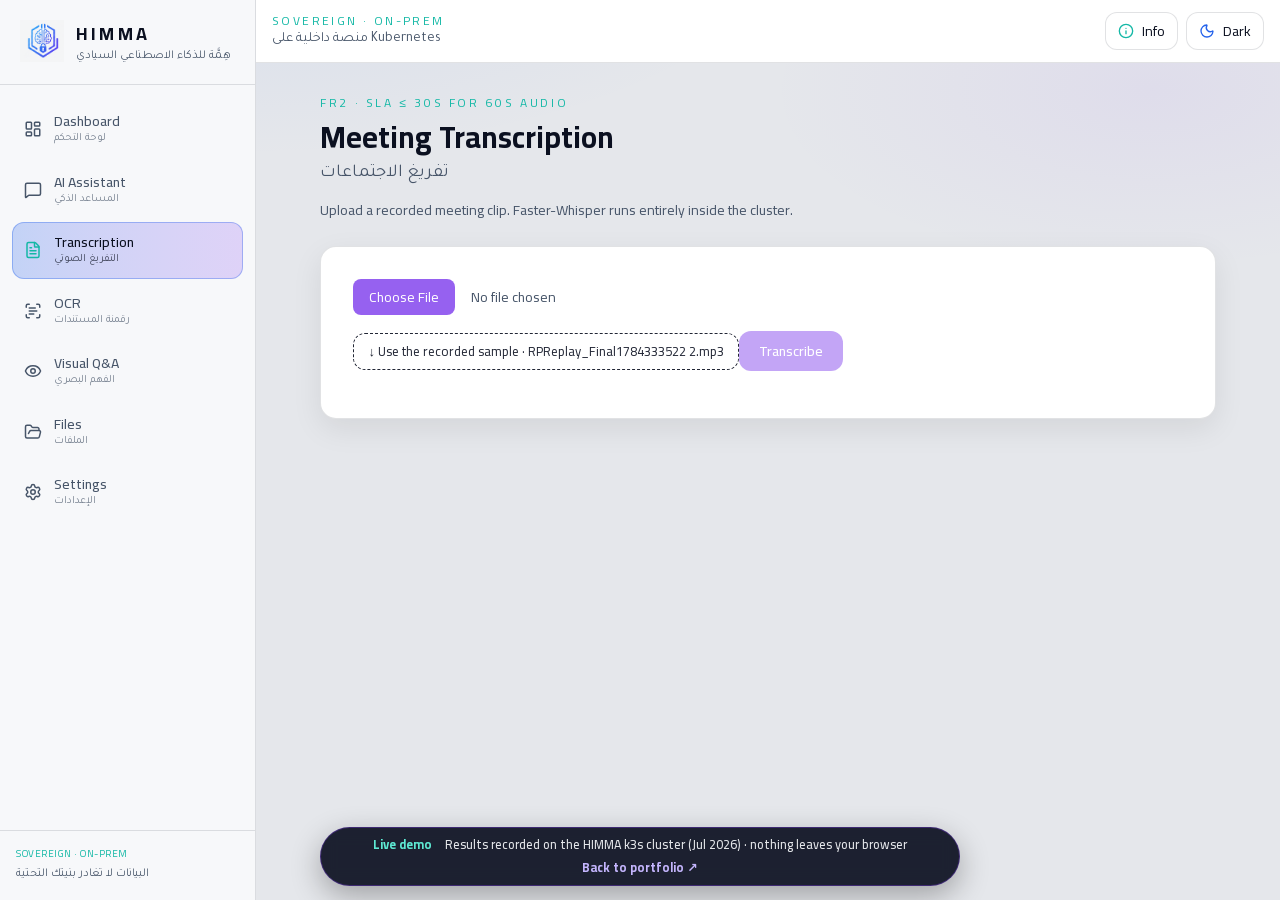
<file: transcription.html>
<!DOCTYPE html><html lang="en" dir="ltr" data-page="transcription" class="cairo_c78da3fd-module__8RhA7q__variable tajawal_1fbb9a09-module__MN9zOG__variable dark h-full antialiased" data-theme="dark"><head><meta charSet="utf-8"/><meta name="viewport" content="width=device-width, initial-scale=1"/><link rel="preload" href="_next/static/media/1d2cc0c079997359-s.p.44lktk7jzy0s-.woff2" as="font" crossorigin="" type="font/woff2"/><link rel="preload" href="_next/static/media/48e6fa8a5baca31f-s.p.14yttwb5hb7vt.woff2" as="font" crossorigin="" type="font/woff2"/><link rel="preload" href="_next/static/media/4b676bcffc00356a-s.p.24y4-vc3jpn8m.woff2" as="font" crossorigin="" type="font/woff2"/><link rel="preload" href="_next/static/media/9ff27b8a0a8f3dc0-s.p.40_3w74kn95bo.woff2" as="font" crossorigin="" type="font/woff2"/><link rel="preload" href="_next/static/media/d41831e24743a3c1-s.p.08tn9snzkmifr.woff2" as="font" crossorigin="" type="font/woff2"/><link rel="preload" href="_next/static/media/d54db18e8cd5f74f-s.p.0ji0xjltb6ro5.woff2" as="font" crossorigin="" type="font/woff2"/><link rel="preload" href="_next/static/media/e7b64a7fde1a3d32-s.p.2g2pkky1i4_-n.woff2" as="font" crossorigin="" type="font/woff2"/><link rel="preload" href="_next/static/media/f0e0669539caf32a-s.p.2cslzs_83-cos.woff2" as="font" crossorigin="" type="font/woff2"/><link rel="stylesheet" href="_next/static/chunks/1p_enx_0t1htn.css" data-precedence="next"/><title>HIMMA | Sovereign AI Platform · Live demo</title><meta name="description" content="هِمَّة — منصة ذكاء اصطناعي سيادية تعمل على بنيتك التحتية"/><link rel="icon" href="favicon.ico" sizes="256x256" type="image/x-icon"/><link rel="icon" href="icon.png"/><script>(function(){try{var t=localStorage.getItem("himma-theme");if(t!=="light"&&t!=="dark")t=matchMedia("(prefers-color-scheme: light)").matches?"light":"dark";var d=document.documentElement;d.dataset.theme=t;d.classList.toggle("dark",t==="dark");d.classList.toggle("light",t==="light");d.style.colorScheme=t}catch(e){}})()</script><link rel="stylesheet" href="demo/demo.css"/></head><body class="min-h-full"><div class="flex min-h-screen"><div class="hidden md:block"><aside class="sticky top-0 flex h-screen w-64 shrink-0 flex-col border-r border-himma-border bg-himma-sidebar"><div class="border-b border-himma-border px-5 py-5"><div class="flex items-center gap-3 "><div class="relative shrink-0" style="width:44px;height:44px"><img alt="HIMMA" width="44" height="44" decoding="async" data-nimg="1" class="hidden object-contain dark:block" style="color:transparent" srcSet="himma-logo-dark.png" src="himma-logo-dark.png"/><img alt="HIMMA" width="44" height="44" decoding="async" data-nimg="1" class="block object-contain dark:hidden" style="color:transparent" srcSet="himma-logo-light.png" src="himma-logo-light.png"/></div><div class="leading-tight"><div class="text-lg font-bold tracking-[0.18em] text-himma-text">HIMMA</div><div class="font-[family-name:var(--font-tajawal)] text-xs text-himma-muted">هِمَّة للذكاء الاصطناعي السيادي</div></div></div></div><nav class="flex flex-1 flex-col gap-1 px-3 py-4"><a class="group flex items-center gap-3 rounded-xl px-3 py-2.5 transition-all duration-200 text-himma-muted hover:bg-himma-blue/5 hover:text-himma-text" href="index.html"><svg xmlns="http://www.w3.org/2000/svg" width="18" height="18" viewBox="0 0 24 24" fill="none" stroke="currentColor" stroke-width="2" stroke-linecap="round" stroke-linejoin="round" class="lucide lucide-layout-dashboard text-himma-muted group-hover:text-himma-text" aria-hidden="true"><rect width="7" height="9" x="3" y="3" rx="1"></rect><rect width="7" height="5" x="14" y="3" rx="1"></rect><rect width="7" height="9" x="14" y="12" rx="1"></rect><rect width="7" height="5" x="3" y="16" rx="1"></rect></svg><span class="flex flex-col"><span class="text-sm font-medium">Dashboard</span><span class="font-[family-name:var(--font-tajawal)] text-[11px] opacity-70">لوحة التحكم</span></span></a><a class="group flex items-center gap-3 rounded-xl px-3 py-2.5 transition-all duration-200 text-himma-muted hover:bg-himma-blue/5 hover:text-himma-text" href="assistant.html"><svg xmlns="http://www.w3.org/2000/svg" width="18" height="18" viewBox="0 0 24 24" fill="none" stroke="currentColor" stroke-width="2" stroke-linecap="round" stroke-linejoin="round" class="lucide lucide-message-square text-himma-muted group-hover:text-himma-text" aria-hidden="true"><path d="M22 17a2 2 0 0 1-2 2H6.828a2 2 0 0 0-1.414.586l-2.202 2.202A.71.71 0 0 1 2 21.286V5a2 2 0 0 1 2-2h16a2 2 0 0 1 2 2z"></path></svg><span class="flex flex-col"><span class="text-sm font-medium">AI Assistant</span><span class="font-[family-name:var(--font-tajawal)] text-[11px] opacity-70">المساعد الذكي</span></span></a><a class="group flex items-center gap-3 rounded-xl px-3 py-2.5 transition-all duration-200 bg-gradient-to-r from-himma-blue/25 to-himma-purple/20 text-himma-text shadow-[inset_0_0_0_1px_rgba(37,99,235,0.35)]" href="transcription.html"><svg xmlns="http://www.w3.org/2000/svg" width="18" height="18" viewBox="0 0 24 24" fill="none" stroke="currentColor" stroke-width="2" stroke-linecap="round" stroke-linejoin="round" class="lucide lucide-file-text text-himma-teal" aria-hidden="true"><path d="M6 22a2 2 0 0 1-2-2V4a2 2 0 0 1 2-2h8a2.4 2.4 0 0 1 1.704.706l3.588 3.588A2.4 2.4 0 0 1 20 8v12a2 2 0 0 1-2 2z"></path><path d="M14 2v5a1 1 0 0 0 1 1h5"></path><path d="M10 9H8"></path><path d="M16 13H8"></path><path d="M16 17H8"></path></svg><span class="flex flex-col"><span class="text-sm font-medium">Transcription</span><span class="font-[family-name:var(--font-tajawal)] text-[11px] opacity-70">التفريغ الصوتي</span></span></a><a class="group flex items-center gap-3 rounded-xl px-3 py-2.5 transition-all duration-200 text-himma-muted hover:bg-himma-blue/5 hover:text-himma-text" href="ocr.html"><svg xmlns="http://www.w3.org/2000/svg" width="18" height="18" viewBox="0 0 24 24" fill="none" stroke="currentColor" stroke-width="2" stroke-linecap="round" stroke-linejoin="round" class="lucide lucide-scan-text text-himma-muted group-hover:text-himma-text" aria-hidden="true"><path d="M3 7V5a2 2 0 0 1 2-2h2"></path><path d="M17 3h2a2 2 0 0 1 2 2v2"></path><path d="M21 17v2a2 2 0 0 1-2 2h-2"></path><path d="M7 21H5a2 2 0 0 1-2-2v-2"></path><path d="M7 8h8"></path><path d="M7 12h10"></path><path d="M7 16h6"></path></svg><span class="flex flex-col"><span class="text-sm font-medium">OCR</span><span class="font-[family-name:var(--font-tajawal)] text-[11px] opacity-70">رقمنة المستندات</span></span></a><a class="group flex items-center gap-3 rounded-xl px-3 py-2.5 transition-all duration-200 text-himma-muted hover:bg-himma-blue/5 hover:text-himma-text" href="vqa.html"><svg xmlns="http://www.w3.org/2000/svg" width="18" height="18" viewBox="0 0 24 24" fill="none" stroke="currentColor" stroke-width="2" stroke-linecap="round" stroke-linejoin="round" class="lucide lucide-eye text-himma-muted group-hover:text-himma-text" aria-hidden="true"><path d="M2.062 12.348a1 1 0 0 1 0-.696 10.75 10.75 0 0 1 19.876 0 1 1 0 0 1 0 .696 10.75 10.75 0 0 1-19.876 0"></path><circle cx="12" cy="12" r="3"></circle></svg><span class="flex flex-col"><span class="text-sm font-medium">Visual Q&amp;A</span><span class="font-[family-name:var(--font-tajawal)] text-[11px] opacity-70">الفهم البصري</span></span></a><a class="group flex items-center gap-3 rounded-xl px-3 py-2.5 transition-all duration-200 text-himma-muted hover:bg-himma-blue/5 hover:text-himma-text" href="files.html"><svg xmlns="http://www.w3.org/2000/svg" width="18" height="18" viewBox="0 0 24 24" fill="none" stroke="currentColor" stroke-width="2" stroke-linecap="round" stroke-linejoin="round" class="lucide lucide-folder-open text-himma-muted group-hover:text-himma-text" aria-hidden="true"><path d="m6 14 1.5-2.9A2 2 0 0 1 9.24 10H20a2 2 0 0 1 1.94 2.5l-1.54 6a2 2 0 0 1-1.95 1.5H4a2 2 0 0 1-2-2V5a2 2 0 0 1 2-2h3.9a2 2 0 0 1 1.69.9l.81 1.2a2 2 0 0 0 1.67.9H18a2 2 0 0 1 2 2v2"></path></svg><span class="flex flex-col"><span class="text-sm font-medium">Files</span><span class="font-[family-name:var(--font-tajawal)] text-[11px] opacity-70">الملفات</span></span></a><a class="group flex items-center gap-3 rounded-xl px-3 py-2.5 transition-all duration-200 text-himma-muted hover:bg-himma-blue/5 hover:text-himma-text" href="settings.html"><svg xmlns="http://www.w3.org/2000/svg" width="18" height="18" viewBox="0 0 24 24" fill="none" stroke="currentColor" stroke-width="2" stroke-linecap="round" stroke-linejoin="round" class="lucide lucide-settings text-himma-muted group-hover:text-himma-text" aria-hidden="true"><path d="M9.671 4.136a2.34 2.34 0 0 1 4.659 0 2.34 2.34 0 0 0 3.319 1.915 2.34 2.34 0 0 1 2.33 4.033 2.34 2.34 0 0 0 0 3.831 2.34 2.34 0 0 1-2.33 4.033 2.34 2.34 0 0 0-3.319 1.915 2.34 2.34 0 0 1-4.659 0 2.34 2.34 0 0 0-3.32-1.915 2.34 2.34 0 0 1-2.33-4.033 2.34 2.34 0 0 0 0-3.831A2.34 2.34 0 0 1 6.35 6.051a2.34 2.34 0 0 0 3.319-1.915"></path><circle cx="12" cy="12" r="3"></circle></svg><span class="flex flex-col"><span class="text-sm font-medium">Settings</span><span class="font-[family-name:var(--font-tajawal)] text-[11px] opacity-70">الإعدادات</span></span></a></nav><div class="border-t border-himma-border px-4 py-4 text-xs text-himma-muted"><div class="mb-1 text-[10px] uppercase tracking-wider text-himma-teal">Sovereign · On-Prem</div><p class="font-[family-name:var(--font-tajawal)] leading-relaxed">البيانات لا تغادر بنيتك التحتية</p></div></aside></div><div class="flex min-h-screen flex-1 flex-col"><header class="sticky top-0 z-30 flex items-center justify-between gap-3 border-b border-himma-border bg-himma-panel px-4 py-3"><div class="flex items-center gap-3"><button type="button" class="rounded-lg border border-himma-border p-2 text-himma-text md:hidden" aria-label="Open menu"><svg xmlns="http://www.w3.org/2000/svg" width="18" height="18" viewBox="0 0 24 24" fill="none" stroke="currentColor" stroke-width="2" stroke-linecap="round" stroke-linejoin="round" class="lucide lucide-menu" aria-hidden="true"><path d="M4 5h16"></path><path d="M4 12h16"></path><path d="M4 19h16"></path></svg></button><div class="md:hidden"><div class="flex items-center gap-3 "><div class="relative shrink-0" style="width:34px;height:34px"><img alt="HIMMA" width="34" height="34" decoding="async" data-nimg="1" class="hidden object-contain dark:block" style="color:transparent" srcSet="himma-logo-dark.png" src="himma-logo-dark.png"/><img alt="HIMMA" width="34" height="34" decoding="async" data-nimg="1" class="block object-contain dark:hidden" style="color:transparent" srcSet="himma-logo-light.png" src="himma-logo-light.png"/></div><div class="leading-tight"><div class="text-lg font-bold tracking-[0.18em] text-himma-text">HIMMA</div><div class="font-[family-name:var(--font-tajawal)] text-xs text-himma-muted">هِمَّة للذكاء الاصطناعي السيادي</div></div></div></div><div class="hidden md:block"><p class="text-xs uppercase tracking-[0.2em] text-himma-teal">Sovereign · On-Prem</p><p class="font-[family-name:var(--font-tajawal)] text-sm text-himma-muted">منصة داخلية على Kubernetes</p></div></div><div class="flex items-center gap-2"><button type="button" class="inline-flex items-center gap-2 rounded-xl border border-himma-border bg-himma-card px-3 py-2 text-sm text-himma-text transition hover:border-himma-blue/40 hover:bg-himma-blue/10" aria-label="Platform access information"><svg xmlns="http://www.w3.org/2000/svg" width="16" height="16" viewBox="0 0 24 24" fill="none" stroke="currentColor" stroke-width="2" stroke-linecap="round" stroke-linejoin="round" class="lucide lucide-info text-himma-teal" aria-hidden="true"><circle cx="12" cy="12" r="10"></circle><path d="M12 16v-4"></path><path d="M12 8h.01"></path></svg><span class="hidden sm:inline">Info</span></button><button type="button" class="inline-flex items-center gap-2 rounded-xl border border-himma-border bg-himma-card px-3 py-2 text-sm text-himma-text transition hover:border-himma-purple/40 hover:bg-himma-purple/10" aria-label="Switch to light mode"><svg xmlns="http://www.w3.org/2000/svg" width="16" height="16" viewBox="0 0 24 24" fill="none" stroke="currentColor" stroke-width="2" stroke-linecap="round" stroke-linejoin="round" class="lucide lucide-sun text-amber-300" aria-hidden="true"><circle cx="12" cy="12" r="4"></circle><path d="M12 2v2"></path><path d="M12 20v2"></path><path d="m4.93 4.93 1.41 1.41"></path><path d="m17.66 17.66 1.41 1.41"></path><path d="M2 12h2"></path><path d="M20 12h2"></path><path d="m6.34 17.66-1.41 1.41"></path><path d="m19.07 4.93-1.41 1.41"></path></svg><span class="hidden sm:inline">Light</span></button></div></header><main class="flex-1 overflow-auto p-4 md:p-8"><div class="mx-auto max-w-4xl space-y-6"><header class="animate-fade-up"><p class="text-xs uppercase tracking-[0.22em] text-himma-teal">FR2 · SLA ≤ 30s for 60s audio</p><h1 class="mt-2 text-3xl font-bold text-himma-text">Meeting Transcription</h1><p class="mt-1 font-[family-name:var(--font-tajawal)] text-lg text-himma-muted">تفريغ الاجتماعات</p><p class="mt-3 max-w-2xl text-sm leading-relaxed text-himma-muted">Upload a recorded meeting clip. Faster-Whisper runs entirely inside the cluster.</p></header><div class="animate-fade-up" style="animation-delay:80ms"><form class="himma-card space-y-4 border-dashed p-8"><input type="file" accept="audio/*" class="block w-full text-sm text-himma-muted file:mr-4 file:rounded-lg file:border-0 file:bg-himma-purple/80 file:px-4 file:py-2 file:text-sm file:text-white"/><button type="submit" disabled="" class="rounded-xl bg-himma-purple/90 px-5 py-2.5 text-sm font-medium text-white disabled:opacity-50">Transcribe</button></form></div></div><!--$--><!--/$--></main></div></div><script src="demo/himma-demo.js"></script></body></html>
</file>
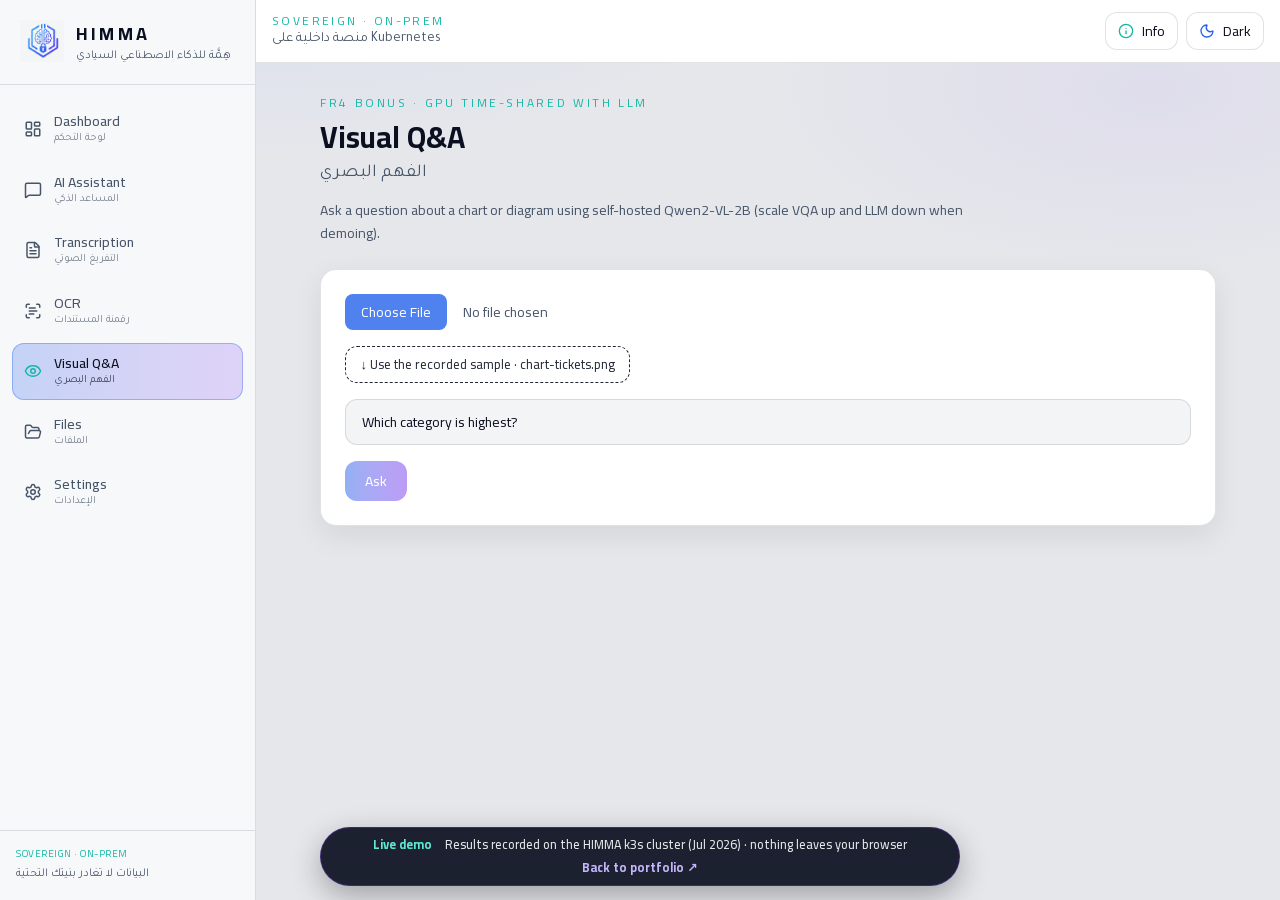
<file: vqa.html>
<!DOCTYPE html><html lang="en" dir="ltr" data-page="vqa" class="cairo_c78da3fd-module__8RhA7q__variable tajawal_1fbb9a09-module__MN9zOG__variable dark h-full antialiased" data-theme="dark"><head><meta charSet="utf-8"/><meta name="viewport" content="width=device-width, initial-scale=1"/><link rel="preload" href="_next/static/media/1d2cc0c079997359-s.p.44lktk7jzy0s-.woff2" as="font" crossorigin="" type="font/woff2"/><link rel="preload" href="_next/static/media/48e6fa8a5baca31f-s.p.14yttwb5hb7vt.woff2" as="font" crossorigin="" type="font/woff2"/><link rel="preload" href="_next/static/media/4b676bcffc00356a-s.p.24y4-vc3jpn8m.woff2" as="font" crossorigin="" type="font/woff2"/><link rel="preload" href="_next/static/media/9ff27b8a0a8f3dc0-s.p.40_3w74kn95bo.woff2" as="font" crossorigin="" type="font/woff2"/><link rel="preload" href="_next/static/media/d41831e24743a3c1-s.p.08tn9snzkmifr.woff2" as="font" crossorigin="" type="font/woff2"/><link rel="preload" href="_next/static/media/d54db18e8cd5f74f-s.p.0ji0xjltb6ro5.woff2" as="font" crossorigin="" type="font/woff2"/><link rel="preload" href="_next/static/media/e7b64a7fde1a3d32-s.p.2g2pkky1i4_-n.woff2" as="font" crossorigin="" type="font/woff2"/><link rel="preload" href="_next/static/media/f0e0669539caf32a-s.p.2cslzs_83-cos.woff2" as="font" crossorigin="" type="font/woff2"/><link rel="stylesheet" href="_next/static/chunks/1p_enx_0t1htn.css" data-precedence="next"/><title>HIMMA | Sovereign AI Platform · Live demo</title><meta name="description" content="هِمَّة — منصة ذكاء اصطناعي سيادية تعمل على بنيتك التحتية"/><link rel="icon" href="favicon.ico" sizes="256x256" type="image/x-icon"/><link rel="icon" href="icon.png"/><script>(function(){try{var t=localStorage.getItem("himma-theme");if(t!=="light"&&t!=="dark")t=matchMedia("(prefers-color-scheme: light)").matches?"light":"dark";var d=document.documentElement;d.dataset.theme=t;d.classList.toggle("dark",t==="dark");d.classList.toggle("light",t==="light");d.style.colorScheme=t}catch(e){}})()</script><link rel="stylesheet" href="demo/demo.css"/></head><body class="min-h-full"><div class="flex min-h-screen"><div class="hidden md:block"><aside class="sticky top-0 flex h-screen w-64 shrink-0 flex-col border-r border-himma-border bg-himma-sidebar"><div class="border-b border-himma-border px-5 py-5"><div class="flex items-center gap-3 "><div class="relative shrink-0" style="width:44px;height:44px"><img alt="HIMMA" width="44" height="44" decoding="async" data-nimg="1" class="hidden object-contain dark:block" style="color:transparent" srcSet="himma-logo-dark.png" src="himma-logo-dark.png"/><img alt="HIMMA" width="44" height="44" decoding="async" data-nimg="1" class="block object-contain dark:hidden" style="color:transparent" srcSet="himma-logo-light.png" src="himma-logo-light.png"/></div><div class="leading-tight"><div class="text-lg font-bold tracking-[0.18em] text-himma-text">HIMMA</div><div class="font-[family-name:var(--font-tajawal)] text-xs text-himma-muted">هِمَّة للذكاء الاصطناعي السيادي</div></div></div></div><nav class="flex flex-1 flex-col gap-1 px-3 py-4"><a class="group flex items-center gap-3 rounded-xl px-3 py-2.5 transition-all duration-200 text-himma-muted hover:bg-himma-blue/5 hover:text-himma-text" href="index.html"><svg xmlns="http://www.w3.org/2000/svg" width="18" height="18" viewBox="0 0 24 24" fill="none" stroke="currentColor" stroke-width="2" stroke-linecap="round" stroke-linejoin="round" class="lucide lucide-layout-dashboard text-himma-muted group-hover:text-himma-text" aria-hidden="true"><rect width="7" height="9" x="3" y="3" rx="1"></rect><rect width="7" height="5" x="14" y="3" rx="1"></rect><rect width="7" height="9" x="14" y="12" rx="1"></rect><rect width="7" height="5" x="3" y="16" rx="1"></rect></svg><span class="flex flex-col"><span class="text-sm font-medium">Dashboard</span><span class="font-[family-name:var(--font-tajawal)] text-[11px] opacity-70">لوحة التحكم</span></span></a><a class="group flex items-center gap-3 rounded-xl px-3 py-2.5 transition-all duration-200 text-himma-muted hover:bg-himma-blue/5 hover:text-himma-text" href="assistant.html"><svg xmlns="http://www.w3.org/2000/svg" width="18" height="18" viewBox="0 0 24 24" fill="none" stroke="currentColor" stroke-width="2" stroke-linecap="round" stroke-linejoin="round" class="lucide lucide-message-square text-himma-muted group-hover:text-himma-text" aria-hidden="true"><path d="M22 17a2 2 0 0 1-2 2H6.828a2 2 0 0 0-1.414.586l-2.202 2.202A.71.71 0 0 1 2 21.286V5a2 2 0 0 1 2-2h16a2 2 0 0 1 2 2z"></path></svg><span class="flex flex-col"><span class="text-sm font-medium">AI Assistant</span><span class="font-[family-name:var(--font-tajawal)] text-[11px] opacity-70">المساعد الذكي</span></span></a><a class="group flex items-center gap-3 rounded-xl px-3 py-2.5 transition-all duration-200 text-himma-muted hover:bg-himma-blue/5 hover:text-himma-text" href="transcription.html"><svg xmlns="http://www.w3.org/2000/svg" width="18" height="18" viewBox="0 0 24 24" fill="none" stroke="currentColor" stroke-width="2" stroke-linecap="round" stroke-linejoin="round" class="lucide lucide-file-text text-himma-muted group-hover:text-himma-text" aria-hidden="true"><path d="M6 22a2 2 0 0 1-2-2V4a2 2 0 0 1 2-2h8a2.4 2.4 0 0 1 1.704.706l3.588 3.588A2.4 2.4 0 0 1 20 8v12a2 2 0 0 1-2 2z"></path><path d="M14 2v5a1 1 0 0 0 1 1h5"></path><path d="M10 9H8"></path><path d="M16 13H8"></path><path d="M16 17H8"></path></svg><span class="flex flex-col"><span class="text-sm font-medium">Transcription</span><span class="font-[family-name:var(--font-tajawal)] text-[11px] opacity-70">التفريغ الصوتي</span></span></a><a class="group flex items-center gap-3 rounded-xl px-3 py-2.5 transition-all duration-200 text-himma-muted hover:bg-himma-blue/5 hover:text-himma-text" href="ocr.html"><svg xmlns="http://www.w3.org/2000/svg" width="18" height="18" viewBox="0 0 24 24" fill="none" stroke="currentColor" stroke-width="2" stroke-linecap="round" stroke-linejoin="round" class="lucide lucide-scan-text text-himma-muted group-hover:text-himma-text" aria-hidden="true"><path d="M3 7V5a2 2 0 0 1 2-2h2"></path><path d="M17 3h2a2 2 0 0 1 2 2v2"></path><path d="M21 17v2a2 2 0 0 1-2 2h-2"></path><path d="M7 21H5a2 2 0 0 1-2-2v-2"></path><path d="M7 8h8"></path><path d="M7 12h10"></path><path d="M7 16h6"></path></svg><span class="flex flex-col"><span class="text-sm font-medium">OCR</span><span class="font-[family-name:var(--font-tajawal)] text-[11px] opacity-70">رقمنة المستندات</span></span></a><a class="group flex items-center gap-3 rounded-xl px-3 py-2.5 transition-all duration-200 bg-gradient-to-r from-himma-blue/25 to-himma-purple/20 text-himma-text shadow-[inset_0_0_0_1px_rgba(37,99,235,0.35)]" href="vqa.html"><svg xmlns="http://www.w3.org/2000/svg" width="18" height="18" viewBox="0 0 24 24" fill="none" stroke="currentColor" stroke-width="2" stroke-linecap="round" stroke-linejoin="round" class="lucide lucide-eye text-himma-teal" aria-hidden="true"><path d="M2.062 12.348a1 1 0 0 1 0-.696 10.75 10.75 0 0 1 19.876 0 1 1 0 0 1 0 .696 10.75 10.75 0 0 1-19.876 0"></path><circle cx="12" cy="12" r="3"></circle></svg><span class="flex flex-col"><span class="text-sm font-medium">Visual Q&amp;A</span><span class="font-[family-name:var(--font-tajawal)] text-[11px] opacity-70">الفهم البصري</span></span></a><a class="group flex items-center gap-3 rounded-xl px-3 py-2.5 transition-all duration-200 text-himma-muted hover:bg-himma-blue/5 hover:text-himma-text" href="files.html"><svg xmlns="http://www.w3.org/2000/svg" width="18" height="18" viewBox="0 0 24 24" fill="none" stroke="currentColor" stroke-width="2" stroke-linecap="round" stroke-linejoin="round" class="lucide lucide-folder-open text-himma-muted group-hover:text-himma-text" aria-hidden="true"><path d="m6 14 1.5-2.9A2 2 0 0 1 9.24 10H20a2 2 0 0 1 1.94 2.5l-1.54 6a2 2 0 0 1-1.95 1.5H4a2 2 0 0 1-2-2V5a2 2 0 0 1 2-2h3.9a2 2 0 0 1 1.69.9l.81 1.2a2 2 0 0 0 1.67.9H18a2 2 0 0 1 2 2v2"></path></svg><span class="flex flex-col"><span class="text-sm font-medium">Files</span><span class="font-[family-name:var(--font-tajawal)] text-[11px] opacity-70">الملفات</span></span></a><a class="group flex items-center gap-3 rounded-xl px-3 py-2.5 transition-all duration-200 text-himma-muted hover:bg-himma-blue/5 hover:text-himma-text" href="settings.html"><svg xmlns="http://www.w3.org/2000/svg" width="18" height="18" viewBox="0 0 24 24" fill="none" stroke="currentColor" stroke-width="2" stroke-linecap="round" stroke-linejoin="round" class="lucide lucide-settings text-himma-muted group-hover:text-himma-text" aria-hidden="true"><path d="M9.671 4.136a2.34 2.34 0 0 1 4.659 0 2.34 2.34 0 0 0 3.319 1.915 2.34 2.34 0 0 1 2.33 4.033 2.34 2.34 0 0 0 0 3.831 2.34 2.34 0 0 1-2.33 4.033 2.34 2.34 0 0 0-3.319 1.915 2.34 2.34 0 0 1-4.659 0 2.34 2.34 0 0 0-3.32-1.915 2.34 2.34 0 0 1-2.33-4.033 2.34 2.34 0 0 0 0-3.831A2.34 2.34 0 0 1 6.35 6.051a2.34 2.34 0 0 0 3.319-1.915"></path><circle cx="12" cy="12" r="3"></circle></svg><span class="flex flex-col"><span class="text-sm font-medium">Settings</span><span class="font-[family-name:var(--font-tajawal)] text-[11px] opacity-70">الإعدادات</span></span></a></nav><div class="border-t border-himma-border px-4 py-4 text-xs text-himma-muted"><div class="mb-1 text-[10px] uppercase tracking-wider text-himma-teal">Sovereign · On-Prem</div><p class="font-[family-name:var(--font-tajawal)] leading-relaxed">البيانات لا تغادر بنيتك التحتية</p></div></aside></div><div class="flex min-h-screen flex-1 flex-col"><header class="sticky top-0 z-30 flex items-center justify-between gap-3 border-b border-himma-border bg-himma-panel px-4 py-3"><div class="flex items-center gap-3"><button type="button" class="rounded-lg border border-himma-border p-2 text-himma-text md:hidden" aria-label="Open menu"><svg xmlns="http://www.w3.org/2000/svg" width="18" height="18" viewBox="0 0 24 24" fill="none" stroke="currentColor" stroke-width="2" stroke-linecap="round" stroke-linejoin="round" class="lucide lucide-menu" aria-hidden="true"><path d="M4 5h16"></path><path d="M4 12h16"></path><path d="M4 19h16"></path></svg></button><div class="md:hidden"><div class="flex items-center gap-3 "><div class="relative shrink-0" style="width:34px;height:34px"><img alt="HIMMA" width="34" height="34" decoding="async" data-nimg="1" class="hidden object-contain dark:block" style="color:transparent" srcSet="himma-logo-dark.png" src="himma-logo-dark.png"/><img alt="HIMMA" width="34" height="34" decoding="async" data-nimg="1" class="block object-contain dark:hidden" style="color:transparent" srcSet="himma-logo-light.png" src="himma-logo-light.png"/></div><div class="leading-tight"><div class="text-lg font-bold tracking-[0.18em] text-himma-text">HIMMA</div><div class="font-[family-name:var(--font-tajawal)] text-xs text-himma-muted">هِمَّة للذكاء الاصطناعي السيادي</div></div></div></div><div class="hidden md:block"><p class="text-xs uppercase tracking-[0.2em] text-himma-teal">Sovereign · On-Prem</p><p class="font-[family-name:var(--font-tajawal)] text-sm text-himma-muted">منصة داخلية على Kubernetes</p></div></div><div class="flex items-center gap-2"><button type="button" class="inline-flex items-center gap-2 rounded-xl border border-himma-border bg-himma-card px-3 py-2 text-sm text-himma-text transition hover:border-himma-blue/40 hover:bg-himma-blue/10" aria-label="Platform access information"><svg xmlns="http://www.w3.org/2000/svg" width="16" height="16" viewBox="0 0 24 24" fill="none" stroke="currentColor" stroke-width="2" stroke-linecap="round" stroke-linejoin="round" class="lucide lucide-info text-himma-teal" aria-hidden="true"><circle cx="12" cy="12" r="10"></circle><path d="M12 16v-4"></path><path d="M12 8h.01"></path></svg><span class="hidden sm:inline">Info</span></button><button type="button" class="inline-flex items-center gap-2 rounded-xl border border-himma-border bg-himma-card px-3 py-2 text-sm text-himma-text transition hover:border-himma-purple/40 hover:bg-himma-purple/10" aria-label="Switch to light mode"><svg xmlns="http://www.w3.org/2000/svg" width="16" height="16" viewBox="0 0 24 24" fill="none" stroke="currentColor" stroke-width="2" stroke-linecap="round" stroke-linejoin="round" class="lucide lucide-sun text-amber-300" aria-hidden="true"><circle cx="12" cy="12" r="4"></circle><path d="M12 2v2"></path><path d="M12 20v2"></path><path d="m4.93 4.93 1.41 1.41"></path><path d="m17.66 17.66 1.41 1.41"></path><path d="M2 12h2"></path><path d="M20 12h2"></path><path d="m6.34 17.66-1.41 1.41"></path><path d="m19.07 4.93-1.41 1.41"></path></svg><span class="hidden sm:inline">Light</span></button></div></header><main class="flex-1 overflow-auto p-4 md:p-8"><div class="mx-auto max-w-4xl space-y-6"><header class="animate-fade-up"><p class="text-xs uppercase tracking-[0.22em] text-himma-teal">FR4 Bonus · GPU time-shared with LLM</p><h1 class="mt-2 text-3xl font-bold text-himma-text">Visual Q&amp;A</h1><p class="mt-1 font-[family-name:var(--font-tajawal)] text-lg text-himma-muted">الفهم البصري</p><p class="mt-3 max-w-2xl text-sm leading-relaxed text-himma-muted">Ask a question about a chart or diagram using self-hosted Qwen2-VL-2B (scale VQA up and LLM down when demoing).</p></header><div class="animate-fade-up" style="animation-delay:80ms"><form class="himma-card space-y-4 p-6"><input type="file" accept=".png,.jpg,.jpeg,.webp,.gif,image/*" class="block w-full text-sm text-himma-muted file:mr-4 file:rounded-lg file:border-0 file:bg-himma-blue/80 file:px-4 file:py-2 file:text-sm file:text-white"/><input class="w-full rounded-xl border border-himma-border bg-himma-input px-4 py-3 text-sm text-himma-text outline-none placeholder:text-himma-muted" placeholder="What is the trend in Q3 revenue?" value="Which category is highest?"/><button type="submit" disabled="" class="rounded-xl bg-gradient-to-r from-himma-blue to-himma-purple px-5 py-2.5 text-sm font-medium text-white disabled:opacity-50">Ask</button></form></div></div><!--$--><!--/$--></main></div></div><script src="demo/himma-demo.js"></script></body></html>
</file>
<file: _next/static/chunks/1p_enx_0t1htn.css>
@font-face{font-family:Cairo;font-style:normal;font-weight:400;font-display:swap;src:url(../media/9ff27b8a0a8f3dc0-s.p.40_3w74kn95bo.woff2)format("woff2");unicode-range:U+6??,U+750-77F,U+870-88E,U+890-891,U+897-8E1,U+8E3-8FF,U+200C-200E,U+2010-2011,U+204F,U+2E41,U+FB50-FDFF,U+FE70-FE74,U+FE76-FEFC,U+102E0-102FB,U+10E60-10E7E,U+10EC2-10EC4,U+10EFC-10EFF,U+1EE00-1EE03,U+1EE05-1EE1F,U+1EE21-1EE22,U+1EE24,U+1EE27,U+1EE29-1EE32,U+1EE34-1EE37,U+1EE39,U+1EE3B,U+1EE42,U+1EE47,U+1EE49,U+1EE4B,U+1EE4D-1EE4F,U+1EE51-1EE52,U+1EE54,U+1EE57,U+1EE59,U+1EE5B,U+1EE5D,U+1EE5F,U+1EE61-1EE62,U+1EE64,U+1EE67-1EE6A,U+1EE6C-1EE72,U+1EE74-1EE77,U+1EE79-1EE7C,U+1EE7E,U+1EE80-1EE89,U+1EE8B-1EE9B,U+1EEA1-1EEA3,U+1EEA5-1EEA9,U+1EEAB-1EEBB,U+1EEF0-1EEF1}@font-face{font-family:Cairo;font-style:normal;font-weight:400;font-display:swap;src:url(../media/a5b03b231ce290a0-s.0nlsxckj73qpt.woff2)format("woff2");unicode-range:U+100-2BA,U+2BD-2C5,U+2C7-2CC,U+2CE-2D7,U+2DD-2FF,U+304,U+308,U+329,U+1D00-1DBF,U+1E00-1E9F,U+1EF2-1EFF,U+2020,U+20A0-20AB,U+20AD-20C0,U+2113,U+2C60-2C7F,U+A720-A7FF}@font-face{font-family:Cairo;font-style:normal;font-weight:400;font-display:swap;src:url(../media/d41831e24743a3c1-s.p.08tn9snzkmifr.woff2)format("woff2");unicode-range:U+??,U+131,U+152-153,U+2BB-2BC,U+2C6,U+2DA,U+2DC,U+304,U+308,U+329,U+2000-206F,U+20AC,U+2122,U+2191,U+2193,U+2212,U+2215,U+FEFF,U+FFFD}@font-face{font-family:Cairo;font-style:normal;font-weight:500;font-display:swap;src:url(../media/9ff27b8a0a8f3dc0-s.p.40_3w74kn95bo.woff2)format("woff2");unicode-range:U+6??,U+750-77F,U+870-88E,U+890-891,U+897-8E1,U+8E3-8FF,U+200C-200E,U+2010-2011,U+204F,U+2E41,U+FB50-FDFF,U+FE70-FE74,U+FE76-FEFC,U+102E0-102FB,U+10E60-10E7E,U+10EC2-10EC4,U+10EFC-10EFF,U+1EE00-1EE03,U+1EE05-1EE1F,U+1EE21-1EE22,U+1EE24,U+1EE27,U+1EE29-1EE32,U+1EE34-1EE37,U+1EE39,U+1EE3B,U+1EE42,U+1EE47,U+1EE49,U+1EE4B,U+1EE4D-1EE4F,U+1EE51-1EE52,U+1EE54,U+1EE57,U+1EE59,U+1EE5B,U+1EE5D,U+1EE5F,U+1EE61-1EE62,U+1EE64,U+1EE67-1EE6A,U+1EE6C-1EE72,U+1EE74-1EE77,U+1EE79-1EE7C,U+1EE7E,U+1EE80-1EE89,U+1EE8B-1EE9B,U+1EEA1-1EEA3,U+1EEA5-1EEA9,U+1EEAB-1EEBB,U+1EEF0-1EEF1}@font-face{font-family:Cairo;font-style:normal;font-weight:500;font-display:swap;src:url(../media/a5b03b231ce290a0-s.0nlsxckj73qpt.woff2)format("woff2");unicode-range:U+100-2BA,U+2BD-2C5,U+2C7-2CC,U+2CE-2D7,U+2DD-2FF,U+304,U+308,U+329,U+1D00-1DBF,U+1E00-1E9F,U+1EF2-1EFF,U+2020,U+20A0-20AB,U+20AD-20C0,U+2113,U+2C60-2C7F,U+A720-A7FF}@font-face{font-family:Cairo;font-style:normal;font-weight:500;font-display:swap;src:url(../media/d41831e24743a3c1-s.p.08tn9snzkmifr.woff2)format("woff2");unicode-range:U+??,U+131,U+152-153,U+2BB-2BC,U+2C6,U+2DA,U+2DC,U+304,U+308,U+329,U+2000-206F,U+20AC,U+2122,U+2191,U+2193,U+2212,U+2215,U+FEFF,U+FFFD}@font-face{font-family:Cairo;font-style:normal;font-weight:600;font-display:swap;src:url(../media/9ff27b8a0a8f3dc0-s.p.40_3w74kn95bo.woff2)format("woff2");unicode-range:U+6??,U+750-77F,U+870-88E,U+890-891,U+897-8E1,U+8E3-8FF,U+200C-200E,U+2010-2011,U+204F,U+2E41,U+FB50-FDFF,U+FE70-FE74,U+FE76-FEFC,U+102E0-102FB,U+10E60-10E7E,U+10EC2-10EC4,U+10EFC-10EFF,U+1EE00-1EE03,U+1EE05-1EE1F,U+1EE21-1EE22,U+1EE24,U+1EE27,U+1EE29-1EE32,U+1EE34-1EE37,U+1EE39,U+1EE3B,U+1EE42,U+1EE47,U+1EE49,U+1EE4B,U+1EE4D-1EE4F,U+1EE51-1EE52,U+1EE54,U+1EE57,U+1EE59,U+1EE5B,U+1EE5D,U+1EE5F,U+1EE61-1EE62,U+1EE64,U+1EE67-1EE6A,U+1EE6C-1EE72,U+1EE74-1EE77,U+1EE79-1EE7C,U+1EE7E,U+1EE80-1EE89,U+1EE8B-1EE9B,U+1EEA1-1EEA3,U+1EEA5-1EEA9,U+1EEAB-1EEBB,U+1EEF0-1EEF1}@font-face{font-family:Cairo;font-style:normal;font-weight:600;font-display:swap;src:url(../media/a5b03b231ce290a0-s.0nlsxckj73qpt.woff2)format("woff2");unicode-range:U+100-2BA,U+2BD-2C5,U+2C7-2CC,U+2CE-2D7,U+2DD-2FF,U+304,U+308,U+329,U+1D00-1DBF,U+1E00-1E9F,U+1EF2-1EFF,U+2020,U+20A0-20AB,U+20AD-20C0,U+2113,U+2C60-2C7F,U+A720-A7FF}@font-face{font-family:Cairo;font-style:normal;font-weight:600;font-display:swap;src:url(../media/d41831e24743a3c1-s.p.08tn9snzkmifr.woff2)format("woff2");unicode-range:U+??,U+131,U+152-153,U+2BB-2BC,U+2C6,U+2DA,U+2DC,U+304,U+308,U+329,U+2000-206F,U+20AC,U+2122,U+2191,U+2193,U+2212,U+2215,U+FEFF,U+FFFD}@font-face{font-family:Cairo;font-style:normal;font-weight:700;font-display:swap;src:url(../media/9ff27b8a0a8f3dc0-s.p.40_3w74kn95bo.woff2)format("woff2");unicode-range:U+6??,U+750-77F,U+870-88E,U+890-891,U+897-8E1,U+8E3-8FF,U+200C-200E,U+2010-2011,U+204F,U+2E41,U+FB50-FDFF,U+FE70-FE74,U+FE76-FEFC,U+102E0-102FB,U+10E60-10E7E,U+10EC2-10EC4,U+10EFC-10EFF,U+1EE00-1EE03,U+1EE05-1EE1F,U+1EE21-1EE22,U+1EE24,U+1EE27,U+1EE29-1EE32,U+1EE34-1EE37,U+1EE39,U+1EE3B,U+1EE42,U+1EE47,U+1EE49,U+1EE4B,U+1EE4D-1EE4F,U+1EE51-1EE52,U+1EE54,U+1EE57,U+1EE59,U+1EE5B,U+1EE5D,U+1EE5F,U+1EE61-1EE62,U+1EE64,U+1EE67-1EE6A,U+1EE6C-1EE72,U+1EE74-1EE77,U+1EE79-1EE7C,U+1EE7E,U+1EE80-1EE89,U+1EE8B-1EE9B,U+1EEA1-1EEA3,U+1EEA5-1EEA9,U+1EEAB-1EEBB,U+1EEF0-1EEF1}@font-face{font-family:Cairo;font-style:normal;font-weight:700;font-display:swap;src:url(../media/a5b03b231ce290a0-s.0nlsxckj73qpt.woff2)format("woff2");unicode-range:U+100-2BA,U+2BD-2C5,U+2C7-2CC,U+2CE-2D7,U+2DD-2FF,U+304,U+308,U+329,U+1D00-1DBF,U+1E00-1E9F,U+1EF2-1EFF,U+2020,U+20A0-20AB,U+20AD-20C0,U+2113,U+2C60-2C7F,U+A720-A7FF}@font-face{font-family:Cairo;font-style:normal;font-weight:700;font-display:swap;src:url(../media/d41831e24743a3c1-s.p.08tn9snzkmifr.woff2)format("woff2");unicode-range:U+??,U+131,U+152-153,U+2BB-2BC,U+2C6,U+2DA,U+2DC,U+304,U+308,U+329,U+2000-206F,U+20AC,U+2122,U+2191,U+2193,U+2212,U+2215,U+FEFF,U+FFFD}@font-face{font-family:Cairo Fallback;src:local(Arial);ascent-override:137.65%;descent-override:60.32%;line-gap-override:0.0%;size-adjust:94.66%}.cairo_c78da3fd-module__8RhA7q__className{font-family:Cairo,Cairo Fallback;font-style:normal}.cairo_c78da3fd-module__8RhA7q__variable{--font-cairo:"Cairo", "Cairo Fallback"}
@font-face{font-family:Tajawal;font-style:normal;font-weight:400;font-display:swap;src:url(../media/4b676bcffc00356a-s.p.24y4-vc3jpn8m.woff2)format("woff2");unicode-range:U+6??,U+750-77F,U+870-88E,U+890-891,U+897-8E1,U+8E3-8FF,U+200C-200E,U+2010-2011,U+204F,U+2E41,U+FB50-FDFF,U+FE70-FE74,U+FE76-FEFC,U+102E0-102FB,U+10E60-10E7E,U+10EC2-10EC4,U+10EFC-10EFF,U+1EE00-1EE03,U+1EE05-1EE1F,U+1EE21-1EE22,U+1EE24,U+1EE27,U+1EE29-1EE32,U+1EE34-1EE37,U+1EE39,U+1EE3B,U+1EE42,U+1EE47,U+1EE49,U+1EE4B,U+1EE4D-1EE4F,U+1EE51-1EE52,U+1EE54,U+1EE57,U+1EE59,U+1EE5B,U+1EE5D,U+1EE5F,U+1EE61-1EE62,U+1EE64,U+1EE67-1EE6A,U+1EE6C-1EE72,U+1EE74-1EE77,U+1EE79-1EE7C,U+1EE7E,U+1EE80-1EE89,U+1EE8B-1EE9B,U+1EEA1-1EEA3,U+1EEA5-1EEA9,U+1EEAB-1EEBB,U+1EEF0-1EEF1}@font-face{font-family:Tajawal;font-style:normal;font-weight:400;font-display:swap;src:url(../media/1d2cc0c079997359-s.p.44lktk7jzy0s-.woff2)format("woff2");unicode-range:U+??,U+131,U+152-153,U+2BB-2BC,U+2C6,U+2DA,U+2DC,U+304,U+308,U+329,U+2000-206F,U+20AC,U+2122,U+2191,U+2193,U+2212,U+2215,U+FEFF,U+FFFD}@font-face{font-family:Tajawal;font-style:normal;font-weight:500;font-display:swap;src:url(../media/d54db18e8cd5f74f-s.p.0ji0xjltb6ro5.woff2)format("woff2");unicode-range:U+6??,U+750-77F,U+870-88E,U+890-891,U+897-8E1,U+8E3-8FF,U+200C-200E,U+2010-2011,U+204F,U+2E41,U+FB50-FDFF,U+FE70-FE74,U+FE76-FEFC,U+102E0-102FB,U+10E60-10E7E,U+10EC2-10EC4,U+10EFC-10EFF,U+1EE00-1EE03,U+1EE05-1EE1F,U+1EE21-1EE22,U+1EE24,U+1EE27,U+1EE29-1EE32,U+1EE34-1EE37,U+1EE39,U+1EE3B,U+1EE42,U+1EE47,U+1EE49,U+1EE4B,U+1EE4D-1EE4F,U+1EE51-1EE52,U+1EE54,U+1EE57,U+1EE59,U+1EE5B,U+1EE5D,U+1EE5F,U+1EE61-1EE62,U+1EE64,U+1EE67-1EE6A,U+1EE6C-1EE72,U+1EE74-1EE77,U+1EE79-1EE7C,U+1EE7E,U+1EE80-1EE89,U+1EE8B-1EE9B,U+1EEA1-1EEA3,U+1EEA5-1EEA9,U+1EEAB-1EEBB,U+1EEF0-1EEF1}@font-face{font-family:Tajawal;font-style:normal;font-weight:500;font-display:swap;src:url(../media/f0e0669539caf32a-s.p.2cslzs_83-cos.woff2)format("woff2");unicode-range:U+??,U+131,U+152-153,U+2BB-2BC,U+2C6,U+2DA,U+2DC,U+304,U+308,U+329,U+2000-206F,U+20AC,U+2122,U+2191,U+2193,U+2212,U+2215,U+FEFF,U+FFFD}@font-face{font-family:Tajawal;font-style:normal;font-weight:700;font-display:swap;src:url(../media/48e6fa8a5baca31f-s.p.14yttwb5hb7vt.woff2)format("woff2");unicode-range:U+6??,U+750-77F,U+870-88E,U+890-891,U+897-8E1,U+8E3-8FF,U+200C-200E,U+2010-2011,U+204F,U+2E41,U+FB50-FDFF,U+FE70-FE74,U+FE76-FEFC,U+102E0-102FB,U+10E60-10E7E,U+10EC2-10EC4,U+10EFC-10EFF,U+1EE00-1EE03,U+1EE05-1EE1F,U+1EE21-1EE22,U+1EE24,U+1EE27,U+1EE29-1EE32,U+1EE34-1EE37,U+1EE39,U+1EE3B,U+1EE42,U+1EE47,U+1EE49,U+1EE4B,U+1EE4D-1EE4F,U+1EE51-1EE52,U+1EE54,U+1EE57,U+1EE59,U+1EE5B,U+1EE5D,U+1EE5F,U+1EE61-1EE62,U+1EE64,U+1EE67-1EE6A,U+1EE6C-1EE72,U+1EE74-1EE77,U+1EE79-1EE7C,U+1EE7E,U+1EE80-1EE89,U+1EE8B-1EE9B,U+1EEA1-1EEA3,U+1EEA5-1EEA9,U+1EEAB-1EEBB,U+1EEF0-1EEF1}@font-face{font-family:Tajawal;font-style:normal;font-weight:700;font-display:swap;src:url(../media/e7b64a7fde1a3d32-s.p.2g2pkky1i4_-n.woff2)format("woff2");unicode-range:U+??,U+131,U+152-153,U+2BB-2BC,U+2C6,U+2DA,U+2DC,U+304,U+308,U+329,U+2000-206F,U+20AC,U+2122,U+2191,U+2193,U+2212,U+2215,U+FEFF,U+FFFD}@font-face{font-family:Tajawal Fallback;src:local(Arial);ascent-override:67.93%;descent-override:37.71%;line-gap-override:21.13%;size-adjust:94.66%}.tajawal_1fbb9a09-module__MN9zOG__className{font-family:Tajawal,Tajawal Fallback;font-style:normal}.tajawal_1fbb9a09-module__MN9zOG__variable{--font-tajawal:"Tajawal", "Tajawal Fallback"}
@layer properties{@supports (((-webkit-hyphens:none)) and (not (margin-trim:inline))) or ((-moz-orient:inline) and (not (color:rgb(from red r g b)))){*,:before,:after,::backdrop{--tw-space-y-reverse:0;--tw-border-style:solid;--tw-gradient-position:initial;--tw-gradient-from:#0000;--tw-gradient-via:#0000;--tw-gradient-to:#0000;--tw-gradient-stops:initial;--tw-gradient-via-stops:initial;--tw-gradient-from-position:0%;--tw-gradient-via-position:50%;--tw-gradient-to-position:100%;--tw-leading:initial;--tw-font-weight:initial;--tw-tracking:initial;--tw-shadow:0 0 #0000;--tw-shadow-color:initial;--tw-shadow-alpha:100%;--tw-inset-shadow:0 0 #0000;--tw-inset-shadow-color:initial;--tw-inset-shadow-alpha:100%;--tw-ring-color:initial;--tw-ring-shadow:0 0 #0000;--tw-inset-ring-color:initial;--tw-inset-ring-shadow:0 0 #0000;--tw-ring-inset:initial;--tw-ring-offset-width:0px;--tw-ring-offset-color:#fff;--tw-ring-offset-shadow:0 0 #0000;--tw-backdrop-blur:initial;--tw-backdrop-brightness:initial;--tw-backdrop-contrast:initial;--tw-backdrop-grayscale:initial;--tw-backdrop-hue-rotate:initial;--tw-backdrop-invert:initial;--tw-backdrop-opacity:initial;--tw-backdrop-saturate:initial;--tw-backdrop-sepia:initial;--tw-duration:initial;--tw-translate-x:0;--tw-translate-y:0;--tw-translate-z:0}}}@layer theme{:root,:host{--font-mono:ui-monospace, SFMono-Regular, Menlo, Monaco, Consolas, "Liberation Mono", "Courier New", monospace;--color-red-300:#ffa3a3;--color-red-500:#fb2c36;--color-amber-300:#ffd236;--color-amber-400:#fcbb00;--color-slate-400:#90a1b9;--color-black:#000;--color-white:#fff;--spacing:.25rem;--container-2xl:42rem;--container-4xl:56rem;--container-6xl:72rem;--text-xs:.75rem;--text-xs--line-height:calc(1 / .75);--text-sm:.875rem;--text-sm--line-height:calc(1.25 / .875);--text-base:1rem;--text-base--line-height:calc(1.5 / 1);--text-lg:1.125rem;--text-lg--line-height:calc(1.75 / 1.125);--text-xl:1.25rem;--text-xl--line-height:calc(1.75 / 1.25);--text-3xl:1.875rem;--text-3xl--line-height:calc(2.25 / 1.875);--text-4xl:2.25rem;--text-4xl--line-height:calc(2.5 / 2.25);--font-weight-medium:500;--font-weight-semibold:600;--font-weight-bold:700;--tracking-wider:.05em;--leading-tight:1.25;--leading-relaxed:1.625;--radius-sm:.25rem;--radius-lg:.5rem;--radius-xl:.75rem;--radius-2xl:1rem;--blur-sm:8px;--default-transition-duration:.15s;--default-transition-timing-function:cubic-bezier(.4, 0, .2, 1);--default-font-family:var(--font-cairo);--default-mono-font-family:var(--font-mono)}@supports (color:lab(0% 0 0)){:root,:host{--color-red-300:lab(76.5514% 36.422 15.5335);--color-red-500:lab(55.4814% 75.0732 48.8528);--color-amber-300:lab(86.4156% 6.13147 78.3961);--color-amber-400:lab(80.1641% 16.6016 99.2089);--color-slate-400:lab(65.5349% -2.25151 -14.5072)}}}@layer base{*,:after,:before,::backdrop{box-sizing:border-box;border:0 solid;margin:0;padding:0}::file-selector-button{box-sizing:border-box;border:0 solid;margin:0;padding:0}html,:host{-webkit-text-size-adjust:100%;tab-size:4;line-height:1.5;font-family:var(--default-font-family,-apple-system, BlinkMacSystemFont, "Segoe UI", Roboto, "Helvetica Neue", "Noto Sans", Arial, sans-serif, "Apple Color Emoji", "Segoe UI Emoji", "Segoe UI Symbol", "Noto Color Emoji");font-feature-settings:var(--default-font-feature-settings,normal);font-variation-settings:var(--default-font-variation-settings,normal);-webkit-tap-highlight-color:transparent}hr{height:0;color:inherit;border-top-width:1px}abbr:where([title]){-webkit-text-decoration:underline dotted;text-decoration:underline dotted}h1,h2,h3,h4,h5,h6{font-size:inherit;font-weight:inherit}a{color:inherit;-webkit-text-decoration:inherit;-webkit-text-decoration:inherit;-webkit-text-decoration:inherit;-webkit-text-decoration:inherit;text-decoration:inherit}b,strong{font-weight:bolder}code,kbd,samp,pre{font-family:var(--default-mono-font-family,ui-monospace, SFMono-Regular, Menlo, Monaco, Consolas, "Liberation Mono", "Courier New", monospace);font-feature-settings:var(--default-mono-font-feature-settings,normal);font-variation-settings:var(--default-mono-font-variation-settings,normal);font-size:1em}small{font-size:80%}sub,sup{vertical-align:baseline;font-size:75%;line-height:0;position:relative}sub{bottom:-.25em}sup{top:-.5em}table{text-indent:0;border-color:inherit;border-collapse:collapse}:-moz-focusring:where(:not(iframe)){outline:auto}progress{vertical-align:baseline}summary{display:list-item}ol,ul,menu{list-style:none}img,svg,video,canvas,audio,iframe,embed,object{vertical-align:middle;display:block}img,video{max-width:100%;height:auto}button,input,select,optgroup,textarea{font:inherit;font-feature-settings:inherit;font-variation-settings:inherit;letter-spacing:inherit;color:inherit;opacity:1;background-color:#0000;border-radius:0}::file-selector-button{font:inherit;font-feature-settings:inherit;font-variation-settings:inherit;letter-spacing:inherit;color:inherit;opacity:1;background-color:#0000;border-radius:0}:where(select:is([multiple],[size])) optgroup{font-weight:bolder}:where(select:is([multiple],[size])) optgroup option{padding-inline-start:20px}::file-selector-button{margin-inline-end:4px}::placeholder{opacity:1}@supports (not ((-webkit-appearance:-apple-pay-button))) or (contain-intrinsic-size:1px){::placeholder{color:currentColor}@supports (color:color-mix(in lab, red, red)){::placeholder{color:color-mix(in oklab, currentcolor 50%, transparent)}}}textarea{resize:vertical}::-webkit-search-decoration{-webkit-appearance:none}::-webkit-date-and-time-value{min-height:1lh;text-align:inherit}::-webkit-datetime-edit{display:inline-flex}::-webkit-datetime-edit-fields-wrapper{padding:0}::-webkit-datetime-edit{padding-block:0}::-webkit-datetime-edit-year-field{padding-block:0}::-webkit-datetime-edit-month-field{padding-block:0}::-webkit-datetime-edit-day-field{padding-block:0}::-webkit-datetime-edit-hour-field{padding-block:0}::-webkit-datetime-edit-minute-field{padding-block:0}::-webkit-datetime-edit-second-field{padding-block:0}::-webkit-datetime-edit-millisecond-field{padding-block:0}::-webkit-datetime-edit-meridiem-field{padding-block:0}::-webkit-calendar-picker-indicator{line-height:1}:-moz-ui-invalid{box-shadow:none}button,input:where([type=button],[type=reset],[type=submit]){appearance:button}::file-selector-button{appearance:button}::-webkit-inner-spin-button{height:auto}::-webkit-outer-spin-button{height:auto}[hidden]:where(:not([hidden=until-found])){display:none!important}}@layer components;@layer utilities{.absolute{position:absolute}.fixed{position:fixed}.relative{position:relative}.sticky{position:sticky}.inset-0{inset:0}.top-0{top:0}.z-10{z-index:10}.z-30{z-index:30}.z-40{z-index:40}.z-\[9999\]{z-index:9999}.container{width:100%}@media (min-width:40rem){.container{max-width:40rem}}@media (min-width:48rem){.container{max-width:48rem}}@media (min-width:64rem){.container{max-width:64rem}}@media (min-width:80rem){.container{max-width:80rem}}@media (min-width:96rem){.container{max-width:96rem}}.mx-auto{margin-inline:auto}.my-4{margin-block:calc(var(--spacing) * 4)}.mt-0\.5{margin-top:calc(var(--spacing) * .5)}.mt-1{margin-top:var(--spacing)}.mt-2{margin-top:calc(var(--spacing) * 2)}.mt-3{margin-top:calc(var(--spacing) * 3)}.mt-4{margin-top:calc(var(--spacing) * 4)}.mt-5{margin-top:calc(var(--spacing) * 5)}.mt-6{margin-top:calc(var(--spacing) * 6)}.mb-1{margin-bottom:var(--spacing)}.mb-3{margin-bottom:calc(var(--spacing) * 3)}.mb-4{margin-bottom:calc(var(--spacing) * 4)}.ml-auto{margin-left:auto}.block{display:block}.flex{display:flex}.grid{display:grid}.hidden{display:none}.inline-flex{display:inline-flex}.h-2\.5{height:calc(var(--spacing) * 2.5)}.h-\[60vh\]{height:60vh}.h-full{height:100%}.h-screen{height:100vh}.max-h-\[min\(90vh\,880px\)\]{max-height:min(90vh,880px)}.min-h-0{min-height:0}.min-h-full{min-height:100%}.min-h-screen{min-height:100vh}.w-2\.5{width:calc(var(--spacing) * 2.5)}.w-64{width:calc(var(--spacing) * 64)}.w-72{width:calc(var(--spacing) * 72)}.w-full{width:100%}.max-w-2xl{max-width:var(--container-2xl)}.max-w-4xl{max-width:var(--container-4xl)}.max-w-6xl{max-width:var(--container-6xl)}.max-w-\[85\%\]{max-width:85%}.min-w-0{min-width:0}.min-w-\[420px\]{min-width:420px}.flex-1{flex:1}.shrink-0{flex-shrink:0}.flex-col{flex-direction:column}.items-center{align-items:center}.items-end{align-items:flex-end}.items-start{align-items:flex-start}.justify-between{justify-content:space-between}.justify-center{justify-content:center}.gap-1{gap:var(--spacing)}.gap-2{gap:calc(var(--spacing) * 2)}.gap-3{gap:calc(var(--spacing) * 3)}.gap-4{gap:calc(var(--spacing) * 4)}:where(.space-y-2>:not(:last-child)){--tw-space-y-reverse:0;margin-block-start:calc(calc(var(--spacing) * 2) * var(--tw-space-y-reverse));margin-block-end:calc(calc(var(--spacing) * 2) * calc(1 - var(--tw-space-y-reverse)))}:where(.space-y-3>:not(:last-child)){--tw-space-y-reverse:0;margin-block-start:calc(calc(var(--spacing) * 3) * var(--tw-space-y-reverse));margin-block-end:calc(calc(var(--spacing) * 3) * calc(1 - var(--tw-space-y-reverse)))}:where(.space-y-4>:not(:last-child)){--tw-space-y-reverse:0;margin-block-start:calc(calc(var(--spacing) * 4) * var(--tw-space-y-reverse));margin-block-end:calc(calc(var(--spacing) * 4) * calc(1 - var(--tw-space-y-reverse)))}:where(.space-y-6>:not(:last-child)){--tw-space-y-reverse:0;margin-block-start:calc(calc(var(--spacing) * 6) * var(--tw-space-y-reverse));margin-block-end:calc(calc(var(--spacing) * 6) * calc(1 - var(--tw-space-y-reverse)))}:where(.space-y-8>:not(:last-child)){--tw-space-y-reverse:0;margin-block-start:calc(calc(var(--spacing) * 8) * var(--tw-space-y-reverse));margin-block-end:calc(calc(var(--spacing) * 8) * calc(1 - var(--tw-space-y-reverse)))}.truncate{text-overflow:ellipsis;white-space:nowrap;overflow:hidden}.overflow-auto{overflow:auto}.overflow-hidden{overflow:hidden}.overflow-x-auto{overflow-x:auto}.overflow-y-auto{overflow-y:auto}.overscroll-contain{overscroll-behavior:contain}.rounded-2xl{border-radius:var(--radius-2xl)}.rounded-full{border-radius:3.40282e38px}.rounded-lg{border-radius:var(--radius-lg)}.rounded-xl{border-radius:var(--radius-xl)}.rounded-tl-sm{border-top-left-radius:var(--radius-sm)}.rounded-tr-sm{border-top-right-radius:var(--radius-sm)}.border{border-style:var(--tw-border-style);border-width:1px}.border-t{border-top-style:var(--tw-border-style);border-top-width:1px}.border-r{border-right-style:var(--tw-border-style);border-right-width:1px}.border-b{border-bottom-style:var(--tw-border-style);border-bottom-width:1px}.border-dashed{--tw-border-style:dashed;border-style:dashed}.border-himma-border{border-color:var(--himma-border)}.bg-amber-400{background-color:var(--color-amber-400)}.bg-black\/50{background-color:#00000080}@supports (color:color-mix(in lab, red, red)){.bg-black\/50{background-color:color-mix(in oklab, var(--color-black) 50%, transparent)}}.bg-black\/60{background-color:#0009}@supports (color:color-mix(in lab, red, red)){.bg-black\/60{background-color:color-mix(in oklab, var(--color-black) 60%, transparent)}}.bg-himma-blue\/10{background-color:var(--himma-blue)}@supports (color:color-mix(in lab, red, red)){.bg-himma-blue\/10{background-color:color-mix(in oklab, var(--himma-blue) 10%, transparent)}}.bg-himma-blue\/15{background-color:var(--himma-blue)}@supports (color:color-mix(in lab, red, red)){.bg-himma-blue\/15{background-color:color-mix(in oklab, var(--himma-blue) 15%, transparent)}}.bg-himma-card{background-color:var(--himma-card)}.bg-himma-healthy{background-color:var(--himma-healthy)}.bg-himma-input{background-color:var(--himma-input)}.bg-himma-panel{background-color:var(--himma-panel)}.bg-himma-purple\/15{background-color:var(--himma-purple)}@supports (color:color-mix(in lab, red, red)){.bg-himma-purple\/15{background-color:color-mix(in oklab, var(--himma-purple) 15%, transparent)}}.bg-himma-purple\/90{background-color:var(--himma-purple)}@supports (color:color-mix(in lab, red, red)){.bg-himma-purple\/90{background-color:color-mix(in oklab, var(--himma-purple) 90%, transparent)}}.bg-himma-sidebar{background-color:var(--himma-sidebar)}.bg-himma-teal\/15{background-color:var(--himma-teal)}@supports (color:color-mix(in lab, red, red)){.bg-himma-teal\/15{background-color:color-mix(in oklab, var(--himma-teal) 15%, transparent)}}.bg-himma-teal\/90{background-color:var(--himma-teal)}@supports (color:color-mix(in lab, red, red)){.bg-himma-teal\/90{background-color:color-mix(in oklab, var(--himma-teal) 90%, transparent)}}.bg-red-500{background-color:var(--color-red-500)}.bg-slate-400{background-color:var(--color-slate-400)}.bg-gradient-to-br{--tw-gradient-position:to bottom right in oklab;background-image:linear-gradient(var(--tw-gradient-stops))}.bg-gradient-to-r{--tw-gradient-position:to right in oklab;background-image:linear-gradient(var(--tw-gradient-stops))}.from-himma-blue{--tw-gradient-from:var(--himma-blue);--tw-gradient-stops:var(--tw-gradient-via-stops,var(--tw-gradient-position), var(--tw-gradient-from) var(--tw-gradient-from-position), var(--tw-gradient-to) var(--tw-gradient-to-position))}.from-himma-blue\/15{--tw-gradient-from:var(--himma-blue)}@supports (color:color-mix(in lab, red, red)){.from-himma-blue\/15{--tw-gradient-from:color-mix(in oklab, var(--himma-blue) 15%, transparent)}}.from-himma-blue\/15{--tw-gradient-stops:var(--tw-gradient-via-stops,var(--tw-gradient-position), var(--tw-gradient-from) var(--tw-gradient-from-position), var(--tw-gradient-to) var(--tw-gradient-to-position))}.from-himma-blue\/25{--tw-gradient-from:var(--himma-blue)}@supports (color:color-mix(in lab, red, red)){.from-himma-blue\/25{--tw-gradient-from:color-mix(in oklab, var(--himma-blue) 25%, transparent)}}.from-himma-blue\/25{--tw-gradient-stops:var(--tw-gradient-via-stops,var(--tw-gradient-position), var(--tw-gradient-from) var(--tw-gradient-from-position), var(--tw-gradient-to) var(--tw-gradient-to-position))}.from-himma-purple\/15{--tw-gradient-from:var(--himma-purple)}@supports (color:color-mix(in lab, red, red)){.from-himma-purple\/15{--tw-gradient-from:color-mix(in oklab, var(--himma-purple) 15%, transparent)}}.from-himma-purple\/15{--tw-gradient-stops:var(--tw-gradient-via-stops,var(--tw-gradient-position), var(--tw-gradient-from) var(--tw-gradient-from-position), var(--tw-gradient-to) var(--tw-gradient-to-position))}.from-himma-teal\/15{--tw-gradient-from:var(--himma-teal)}@supports (color:color-mix(in lab, red, red)){.from-himma-teal\/15{--tw-gradient-from:color-mix(in oklab, var(--himma-teal) 15%, transparent)}}.from-himma-teal\/15{--tw-gradient-stops:var(--tw-gradient-via-stops,var(--tw-gradient-position), var(--tw-gradient-from) var(--tw-gradient-from-position), var(--tw-gradient-to) var(--tw-gradient-to-position))}.via-transparent{--tw-gradient-via:transparent;--tw-gradient-via-stops:var(--tw-gradient-position), var(--tw-gradient-from) var(--tw-gradient-from-position), var(--tw-gradient-via) var(--tw-gradient-via-position), var(--tw-gradient-to) var(--tw-gradient-to-position);--tw-gradient-stops:var(--tw-gradient-via-stops)}.to-himma-purple{--tw-gradient-to:var(--himma-purple);--tw-gradient-stops:var(--tw-gradient-via-stops,var(--tw-gradient-position), var(--tw-gradient-from) var(--tw-gradient-from-position), var(--tw-gradient-to) var(--tw-gradient-to-position))}.to-himma-purple\/20{--tw-gradient-to:var(--himma-purple)}@supports (color:color-mix(in lab, red, red)){.to-himma-purple\/20{--tw-gradient-to:color-mix(in oklab, var(--himma-purple) 20%, transparent)}}.to-himma-purple\/20{--tw-gradient-stops:var(--tw-gradient-via-stops,var(--tw-gradient-position), var(--tw-gradient-from) var(--tw-gradient-from-position), var(--tw-gradient-to) var(--tw-gradient-to-position))}.to-transparent{--tw-gradient-to:transparent;--tw-gradient-stops:var(--tw-gradient-via-stops,var(--tw-gradient-position), var(--tw-gradient-from) var(--tw-gradient-from-position), var(--tw-gradient-to) var(--tw-gradient-to-position))}.object-contain{object-fit:contain}.p-2{padding:calc(var(--spacing) * 2)}.p-3{padding:calc(var(--spacing) * 3)}.p-4{padding:calc(var(--spacing) * 4)}.p-5{padding:calc(var(--spacing) * 5)}.p-6{padding:calc(var(--spacing) * 6)}.p-8{padding:calc(var(--spacing) * 8)}.px-3{padding-inline:calc(var(--spacing) * 3)}.px-4{padding-inline:calc(var(--spacing) * 4)}.px-5{padding-inline:calc(var(--spacing) * 5)}.py-1{padding-block:var(--spacing)}.py-2{padding-block:calc(var(--spacing) * 2)}.py-2\.5{padding-block:calc(var(--spacing) * 2.5)}.py-3{padding-block:calc(var(--spacing) * 3)}.py-4{padding-block:calc(var(--spacing) * 4)}.py-5{padding-block:calc(var(--spacing) * 5)}.pb-2{padding-bottom:calc(var(--spacing) * 2)}.pb-3{padding-bottom:calc(var(--spacing) * 3)}.text-left{text-align:left}.font-\[family-name\:var\(--font-tajawal\)\]{font-family:var(--font-tajawal)}.font-mono{font-family:var(--font-mono)}.text-3xl{font-size:var(--text-3xl);line-height:var(--tw-leading,var(--text-3xl--line-height))}.text-base{font-size:var(--text-base);line-height:var(--tw-leading,var(--text-base--line-height))}.text-lg{font-size:var(--text-lg);line-height:var(--tw-leading,var(--text-lg--line-height))}.text-sm{font-size:var(--text-sm);line-height:var(--tw-leading,var(--text-sm--line-height))}.text-xs{font-size:var(--text-xs);line-height:var(--tw-leading,var(--text-xs--line-height))}.text-\[10px\]{font-size:10px}.text-\[11px\]{font-size:11px}.leading-relaxed{--tw-leading:var(--leading-relaxed);line-height:var(--leading-relaxed)}.leading-tight{--tw-leading:var(--leading-tight);line-height:var(--leading-tight)}.font-bold{--tw-font-weight:var(--font-weight-bold);font-weight:var(--font-weight-bold)}.font-medium{--tw-font-weight:var(--font-weight-medium);font-weight:var(--font-weight-medium)}.font-semibold{--tw-font-weight:var(--font-weight-semibold);font-weight:var(--font-weight-semibold)}.tracking-\[0\.2em\]{--tw-tracking:.2em;letter-spacing:.2em}.tracking-\[0\.18em\]{--tw-tracking:.18em;letter-spacing:.18em}.tracking-\[0\.22em\]{--tw-tracking:.22em;letter-spacing:.22em}.tracking-wider{--tw-tracking:var(--tracking-wider);letter-spacing:var(--tracking-wider)}.break-all{word-break:break-all}.whitespace-pre-wrap{white-space:pre-wrap}.text-amber-300{color:var(--color-amber-300)}.text-himma-blue{color:var(--himma-blue)}.text-himma-muted{color:var(--himma-muted)}.text-himma-navy{color:var(--himma-navy)}.text-himma-purple{color:var(--himma-purple)}.text-himma-teal{color:var(--himma-teal)}.text-himma-text{color:var(--himma-text)}.text-red-300{color:var(--color-red-300)}.text-white{color:var(--color-white)}.uppercase{text-transform:uppercase}.antialiased{-webkit-font-smoothing:antialiased;-moz-osx-font-smoothing:grayscale}.opacity-70{opacity:.7}.opacity-90{opacity:.9}.shadow-2xl{--tw-shadow:0 25px 50px -12px var(--tw-shadow-color,#00000040);box-shadow:var(--tw-inset-shadow), var(--tw-inset-ring-shadow), var(--tw-ring-offset-shadow), var(--tw-ring-shadow), var(--tw-shadow)}.shadow-\[0_0_8px_rgba\(34\,197\,94\,0\.55\)\]{--tw-shadow:0 0 8px var(--tw-shadow-color,#22c55e8c);box-shadow:var(--tw-inset-shadow), var(--tw-inset-ring-shadow), var(--tw-ring-offset-shadow), var(--tw-ring-shadow), var(--tw-shadow)}.shadow-\[inset_0_0_0_1px_rgba\(37\,99\,235\,0\.35\)\]{--tw-shadow:inset 0 0 0 1px var(--tw-shadow-color,#2563eb59);box-shadow:var(--tw-inset-shadow), var(--tw-inset-ring-shadow), var(--tw-ring-offset-shadow), var(--tw-ring-shadow), var(--tw-shadow)}.ring-himma-blue{--tw-ring-color:var(--himma-blue)}.backdrop-blur-sm{--tw-backdrop-blur:blur(var(--blur-sm));-webkit-backdrop-filter:var(--tw-backdrop-blur,) var(--tw-backdrop-brightness,) var(--tw-backdrop-contrast,) var(--tw-backdrop-grayscale,) var(--tw-backdrop-hue-rotate,) var(--tw-backdrop-invert,) var(--tw-backdrop-opacity,) var(--tw-backdrop-saturate,) var(--tw-backdrop-sepia,);backdrop-filter:var(--tw-backdrop-blur,) var(--tw-backdrop-brightness,) var(--tw-backdrop-contrast,) var(--tw-backdrop-grayscale,) var(--tw-backdrop-hue-rotate,) var(--tw-backdrop-invert,) var(--tw-backdrop-opacity,) var(--tw-backdrop-saturate,) var(--tw-backdrop-sepia,)}.transition{transition-property:color,background-color,border-color,outline-color,text-decoration-color,fill,stroke,--tw-gradient-from,--tw-gradient-via,--tw-gradient-to,opacity,box-shadow,transform,translate,scale,rotate,filter,-webkit-backdrop-filter,backdrop-filter,display,content-visibility,overlay,pointer-events;transition-timing-function:var(--tw-ease,var(--default-transition-timing-function));transition-duration:var(--tw-duration,var(--default-transition-duration))}.transition-all{transition-property:all;transition-timing-function:var(--tw-ease,var(--default-transition-timing-function));transition-duration:var(--tw-duration,var(--default-transition-duration))}.transition-transform{transition-property:transform,translate,scale,rotate;transition-timing-function:var(--tw-ease,var(--default-transition-timing-function));transition-duration:var(--tw-duration,var(--default-transition-duration))}.duration-200{--tw-duration:.2s;transition-duration:.2s}.duration-300{--tw-duration:.3s;transition-duration:.3s}.outline-none{--tw-outline-style:none;outline-style:none}@media (hover:hover){.group-hover\:translate-x-0\.5:is(:where(.group):hover *){--tw-translate-x:calc(var(--spacing) * .5);translate:var(--tw-translate-x) var(--tw-translate-y)}.group-hover\:-translate-y-0\.5:is(:where(.group):hover *){--tw-translate-y:calc(var(--spacing) * -.5);translate:var(--tw-translate-x) var(--tw-translate-y)}.group-hover\:text-himma-text:is(:where(.group):hover *){color:var(--himma-text)}}.file\:mr-4::file-selector-button{margin-right:calc(var(--spacing) * 4)}.file\:rounded-lg::file-selector-button{border-radius:var(--radius-lg)}.file\:border-0::file-selector-button{border-style:var(--tw-border-style);border-width:0}.file\:bg-himma-blue\/80::file-selector-button{background-color:var(--himma-blue)}@supports (color:color-mix(in lab, red, red)){.file\:bg-himma-blue\/80::file-selector-button{background-color:color-mix(in oklab, var(--himma-blue) 80%, transparent)}}.file\:bg-himma-purple\/80::file-selector-button{background-color:var(--himma-purple)}@supports (color:color-mix(in lab, red, red)){.file\:bg-himma-purple\/80::file-selector-button{background-color:color-mix(in oklab, var(--himma-purple) 80%, transparent)}}.file\:bg-himma-teal\/80::file-selector-button{background-color:var(--himma-teal)}@supports (color:color-mix(in lab, red, red)){.file\:bg-himma-teal\/80::file-selector-button{background-color:color-mix(in oklab, var(--himma-teal) 80%, transparent)}}.file\:px-4::file-selector-button{padding-inline:calc(var(--spacing) * 4)}.file\:py-2::file-selector-button{padding-block:calc(var(--spacing) * 2)}.file\:text-sm::file-selector-button{font-size:var(--text-sm);line-height:var(--tw-leading,var(--text-sm--line-height))}.file\:text-himma-navy::file-selector-button{color:var(--himma-navy)}.file\:text-white::file-selector-button{color:var(--color-white)}.placeholder\:text-himma-muted::placeholder{color:var(--himma-muted)}@media (hover:hover){.hover\:-translate-y-1:hover{--tw-translate-y:calc(var(--spacing) * -1);translate:var(--tw-translate-x) var(--tw-translate-y)}.hover\:border-himma-blue\/30:hover{border-color:var(--himma-blue)}@supports (color:color-mix(in lab, red, red)){.hover\:border-himma-blue\/30:hover{border-color:color-mix(in oklab, var(--himma-blue) 30%, transparent)}}.hover\:border-himma-blue\/40:hover{border-color:var(--himma-blue)}@supports (color:color-mix(in lab, red, red)){.hover\:border-himma-blue\/40:hover{border-color:color-mix(in oklab, var(--himma-blue) 40%, transparent)}}.hover\:border-himma-purple\/40:hover{border-color:var(--himma-purple)}@supports (color:color-mix(in lab, red, red)){.hover\:border-himma-purple\/40:hover{border-color:color-mix(in oklab, var(--himma-purple) 40%, transparent)}}.hover\:bg-himma-blue\/5:hover{background-color:var(--himma-blue)}@supports (color:color-mix(in lab, red, red)){.hover\:bg-himma-blue\/5:hover{background-color:color-mix(in oklab, var(--himma-blue) 5%, transparent)}}.hover\:bg-himma-blue\/10:hover{background-color:var(--himma-blue)}@supports (color:color-mix(in lab, red, red)){.hover\:bg-himma-blue\/10:hover{background-color:color-mix(in oklab, var(--himma-blue) 10%, transparent)}}.hover\:bg-himma-purple\/10:hover{background-color:var(--himma-purple)}@supports (color:color-mix(in lab, red, red)){.hover\:bg-himma-purple\/10:hover{background-color:color-mix(in oklab, var(--himma-purple) 10%, transparent)}}.hover\:text-himma-text:hover{color:var(--himma-text)}}.focus\:ring-1:focus{--tw-ring-shadow:var(--tw-ring-inset,) 0 0 0 calc(1px + var(--tw-ring-offset-width)) var(--tw-ring-color,currentcolor);box-shadow:var(--tw-inset-shadow), var(--tw-inset-ring-shadow), var(--tw-ring-offset-shadow), var(--tw-ring-shadow), var(--tw-shadow)}.disabled\:opacity-50:disabled{opacity:.5}.disabled\:opacity-60:disabled{opacity:.6}@media (min-width:40rem){.sm\:inline{display:inline}.sm\:grid-cols-2{grid-template-columns:repeat(2,minmax(0,1fr))}.sm\:items-center{align-items:center}.sm\:p-4{padding:calc(var(--spacing) * 4)}.sm\:p-6{padding:calc(var(--spacing) * 6)}.sm\:px-6{padding-inline:calc(var(--spacing) * 6)}.sm\:text-xl{font-size:var(--text-xl);line-height:var(--tw-leading,var(--text-xl--line-height))}}@media (min-width:48rem){.md\:block{display:block}.md\:hidden{display:none}.md\:grid-cols-4{grid-template-columns:repeat(4,minmax(0,1fr))}.md\:p-8{padding:calc(var(--spacing) * 8)}.md\:text-4xl{font-size:var(--text-4xl);line-height:var(--tw-leading,var(--text-4xl--line-height))}.md\:text-lg{font-size:var(--text-lg);line-height:var(--tw-leading,var(--text-lg--line-height))}}@media (min-width:80rem){.xl\:grid-cols-4{grid-template-columns:repeat(4,minmax(0,1fr))}}.dark\:block:where(.dark,.dark *){display:block}.dark\:hidden:where(.dark,.dark *){display:none}}:root,html.dark,html[data-theme=dark]{--himma-navy:#0b1020;--himma-deep:#10223d;--himma-blue:#2563eb;--himma-purple:#7c3aed;--himma-teal:#14b8a6;--himma-text:#e5e7eb;--himma-muted:#94a3b8;--himma-panel:#10223d;--himma-border:#e5e7eb1f;--himma-healthy:#14b8a6;--himma-sidebar:#0b1020;--himma-card:#10223d;--himma-input:#0b1020;--himma-glow-blue:#2563eb33;--himma-glow-purple:#7c3aed29;--background:#0b1020;--foreground:#e5e7eb;--lightningcss-light: ;--lightningcss-dark:initial;color-scheme:dark}html.light,html[data-theme=light]{--himma-navy:#e5e7eb;--himma-deep:#fff;--himma-blue:#2563eb;--himma-purple:#7c3aed;--himma-teal:#14b8a6;--himma-text:#0b1020;--himma-muted:#475569;--himma-panel:#fff;--himma-border:#0b10201f;--himma-healthy:#14b8a6;--himma-sidebar:#f7f8fa;--himma-card:#fff;--himma-input:#f3f4f6;--himma-glow-blue:#2563eb14;--himma-glow-purple:#7c3aed0f;--background:#e5e7eb;--foreground:#0b1020;--lightningcss-light:initial;--lightningcss-dark: ;color-scheme:light}*{box-sizing:border-box}body{background:radial-gradient(ellipse 80% 50% at 20% -10%, var(--himma-glow-blue), transparent 55%), radial-gradient(ellipse 60% 40% at 90% 10%, var(--himma-glow-purple), transparent 50%), var(--background);color:var(--foreground);font-family:var(--font-cairo), var(--font-tajawal), sans-serif;min-height:100%;transition:background .25s,color .25s}::selection{background:#2563eb59}@keyframes fade-up{0%{opacity:0;transform:translateY(10px)}to{opacity:1;transform:translateY(0)}}@keyframes pulse-soft{0%,to{opacity:1}50%{opacity:.55}}.animate-fade-up{animation:.45s ease-out both fade-up}.animate-pulse-soft{animation:2s ease-in-out infinite pulse-soft}.himma-card{background:var(--himma-card);border:1px solid var(--himma-border);border-radius:1rem;box-shadow:0 10px 30px #00000014}.himma-surface{background:var(--himma-panel);border:1px solid var(--himma-border)}@property --tw-space-y-reverse{syntax:"*";inherits:false;initial-value:0}@property --tw-border-style{syntax:"*";inherits:false;initial-value:solid}@property --tw-gradient-position{syntax:"*";inherits:false}@property --tw-gradient-from{syntax:"<color>";inherits:false;initial-value:#0000}@property --tw-gradient-via{syntax:"<color>";inherits:false;initial-value:#0000}@property --tw-gradient-to{syntax:"<color>";inherits:false;initial-value:#0000}@property --tw-gradient-stops{syntax:"*";inherits:false}@property --tw-gradient-via-stops{syntax:"*";inherits:false}@property --tw-gradient-from-position{syntax:"<length-percentage>";inherits:false;initial-value:0%}@property --tw-gradient-via-position{syntax:"<length-percentage>";inherits:false;initial-value:50%}@property --tw-gradient-to-position{syntax:"<length-percentage>";inherits:false;initial-value:100%}@property --tw-leading{syntax:"*";inherits:false}@property --tw-font-weight{syntax:"*";inherits:false}@property --tw-tracking{syntax:"*";inherits:false}@property --tw-shadow{syntax:"*";inherits:false;initial-value:0 0 #0000}@property --tw-shadow-color{syntax:"*";inherits:false}@property --tw-shadow-alpha{syntax:"<percentage>";inherits:false;initial-value:100%}@property --tw-inset-shadow{syntax:"*";inherits:false;initial-value:0 0 #0000}@property --tw-inset-shadow-color{syntax:"*";inherits:false}@property --tw-inset-shadow-alpha{syntax:"<percentage>";inherits:false;initial-value:100%}@property --tw-ring-color{syntax:"*";inherits:false}@property --tw-ring-shadow{syntax:"*";inherits:false;initial-value:0 0 #0000}@property --tw-inset-ring-color{syntax:"*";inherits:false}@property --tw-inset-ring-shadow{syntax:"*";inherits:false;initial-value:0 0 #0000}@property --tw-ring-inset{syntax:"*";inherits:false}@property --tw-ring-offset-width{syntax:"<length>";inherits:false;initial-value:0}@property --tw-ring-offset-color{syntax:"*";inherits:false;initial-value:#fff}@property --tw-ring-offset-shadow{syntax:"*";inherits:false;initial-value:0 0 #0000}@property --tw-backdrop-blur{syntax:"*";inherits:false}@property --tw-backdrop-brightness{syntax:"*";inherits:false}@property --tw-backdrop-contrast{syntax:"*";inherits:false}@property --tw-backdrop-grayscale{syntax:"*";inherits:false}@property --tw-backdrop-hue-rotate{syntax:"*";inherits:false}@property --tw-backdrop-invert{syntax:"*";inherits:false}@property --tw-backdrop-opacity{syntax:"*";inherits:false}@property --tw-backdrop-saturate{syntax:"*";inherits:false}@property --tw-backdrop-sepia{syntax:"*";inherits:false}@property --tw-duration{syntax:"*";inherits:false}@property --tw-translate-x{syntax:"*";inherits:false;initial-value:0}@property --tw-translate-y{syntax:"*";inherits:false;initial-value:0}@property --tw-translate-z{syntax:"*";inherits:false;initial-value:0}
</file>
<file: demo/demo.css>
/* Small additions for the static demo; everything else is HIMMA's own compiled Tailwind CSS. */
.demo-bar {
  position: fixed; left: 50%; bottom: 14px; transform: translateX(-50%); z-index: 60;
  max-width: min(94vw, 820px); display: flex; flex-wrap: wrap; align-items: center; justify-content: center;
  gap: .3rem .8rem; padding: .55rem 1.1rem; border-radius: 999px;
  background: rgba(11, 16, 32, .92); color: #e5e7eb; font: 500 12.5px/1.4 var(--font-cairo, system-ui), system-ui, sans-serif;
  box-shadow: 0 10px 30px rgba(0, 0, 0, .3); backdrop-filter: blur(8px); border: 1px solid rgba(124, 58, 237, .35);
}
.demo-bar b { color: #5eead4; }
.demo-bar a { color: #c4b5fd; font-weight: 700; text-decoration: none; }
.demo-bar a:hover { text-decoration: underline; }
main { padding-bottom: 5rem !important; }

.demo-chips { display: flex; flex-wrap: wrap; gap: .4rem; padding: .6rem .75rem 0; }
.demo-chip {
  font-size: 12px; padding: .35rem .75rem; border-radius: 999px; cursor: pointer;
  border: 1px dashed rgba(37, 99, 235, .45); background: rgba(37, 99, 235, .08); color: inherit;
}
.demo-chip:hover { background: rgba(37, 99, 235, .16); }
.demo-chip:disabled { opacity: .5; cursor: default; }
.demo-sample {
  display: inline-flex; align-items: center; gap: .5rem; font-size: 13px; padding: .5rem .9rem; border-radius: .75rem;
  cursor: pointer; border: 1px dashed currentColor; background: transparent; color: inherit; opacity: .9;
}
.demo-sample:hover { opacity: 1; }
.demo-preview { max-height: 220px; width: auto; border-radius: .75rem; border: 1px solid rgba(148, 163, 184, .35); background: #fff; }
.demo-note { font-size: 12px; opacity: .75; }
@media (max-width: 600px) { .demo-bar { bottom: 10px; padding: .45rem .9rem; } .demo-bar span { display: none; } }
</file>
